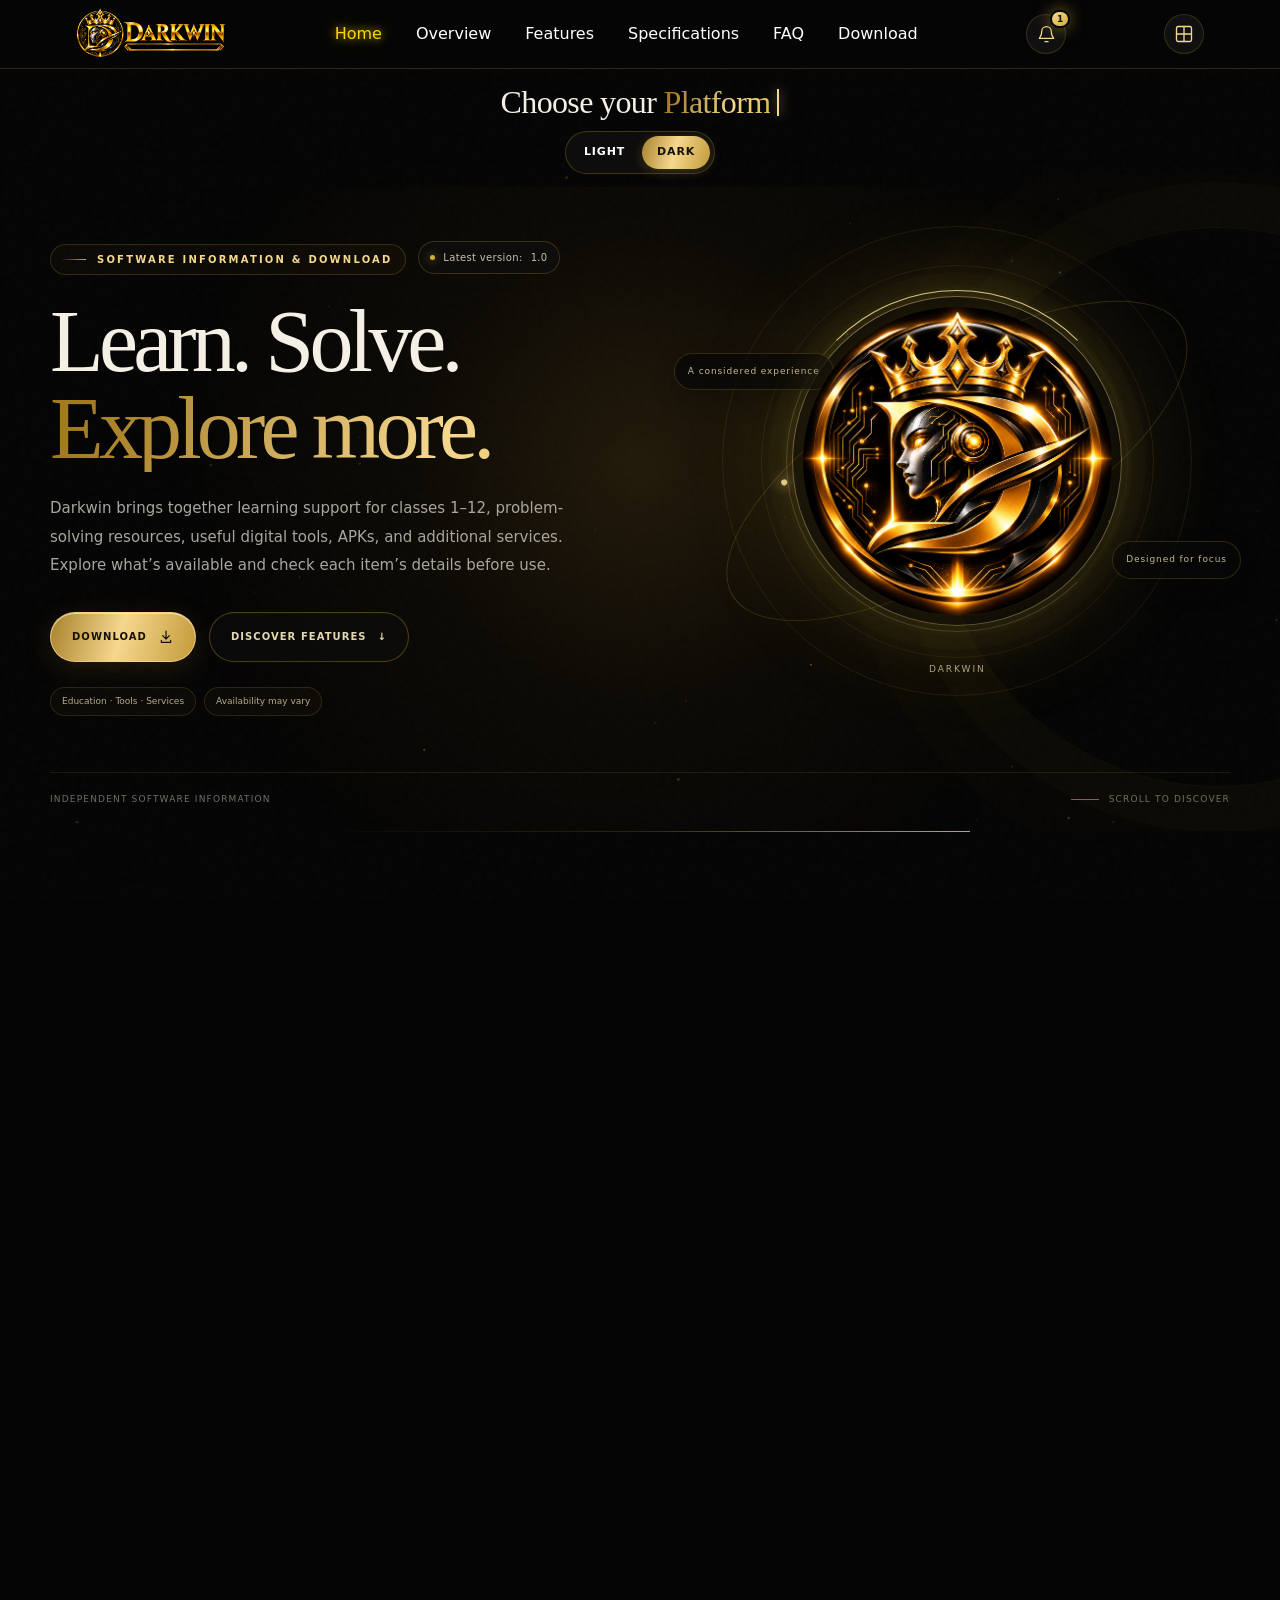
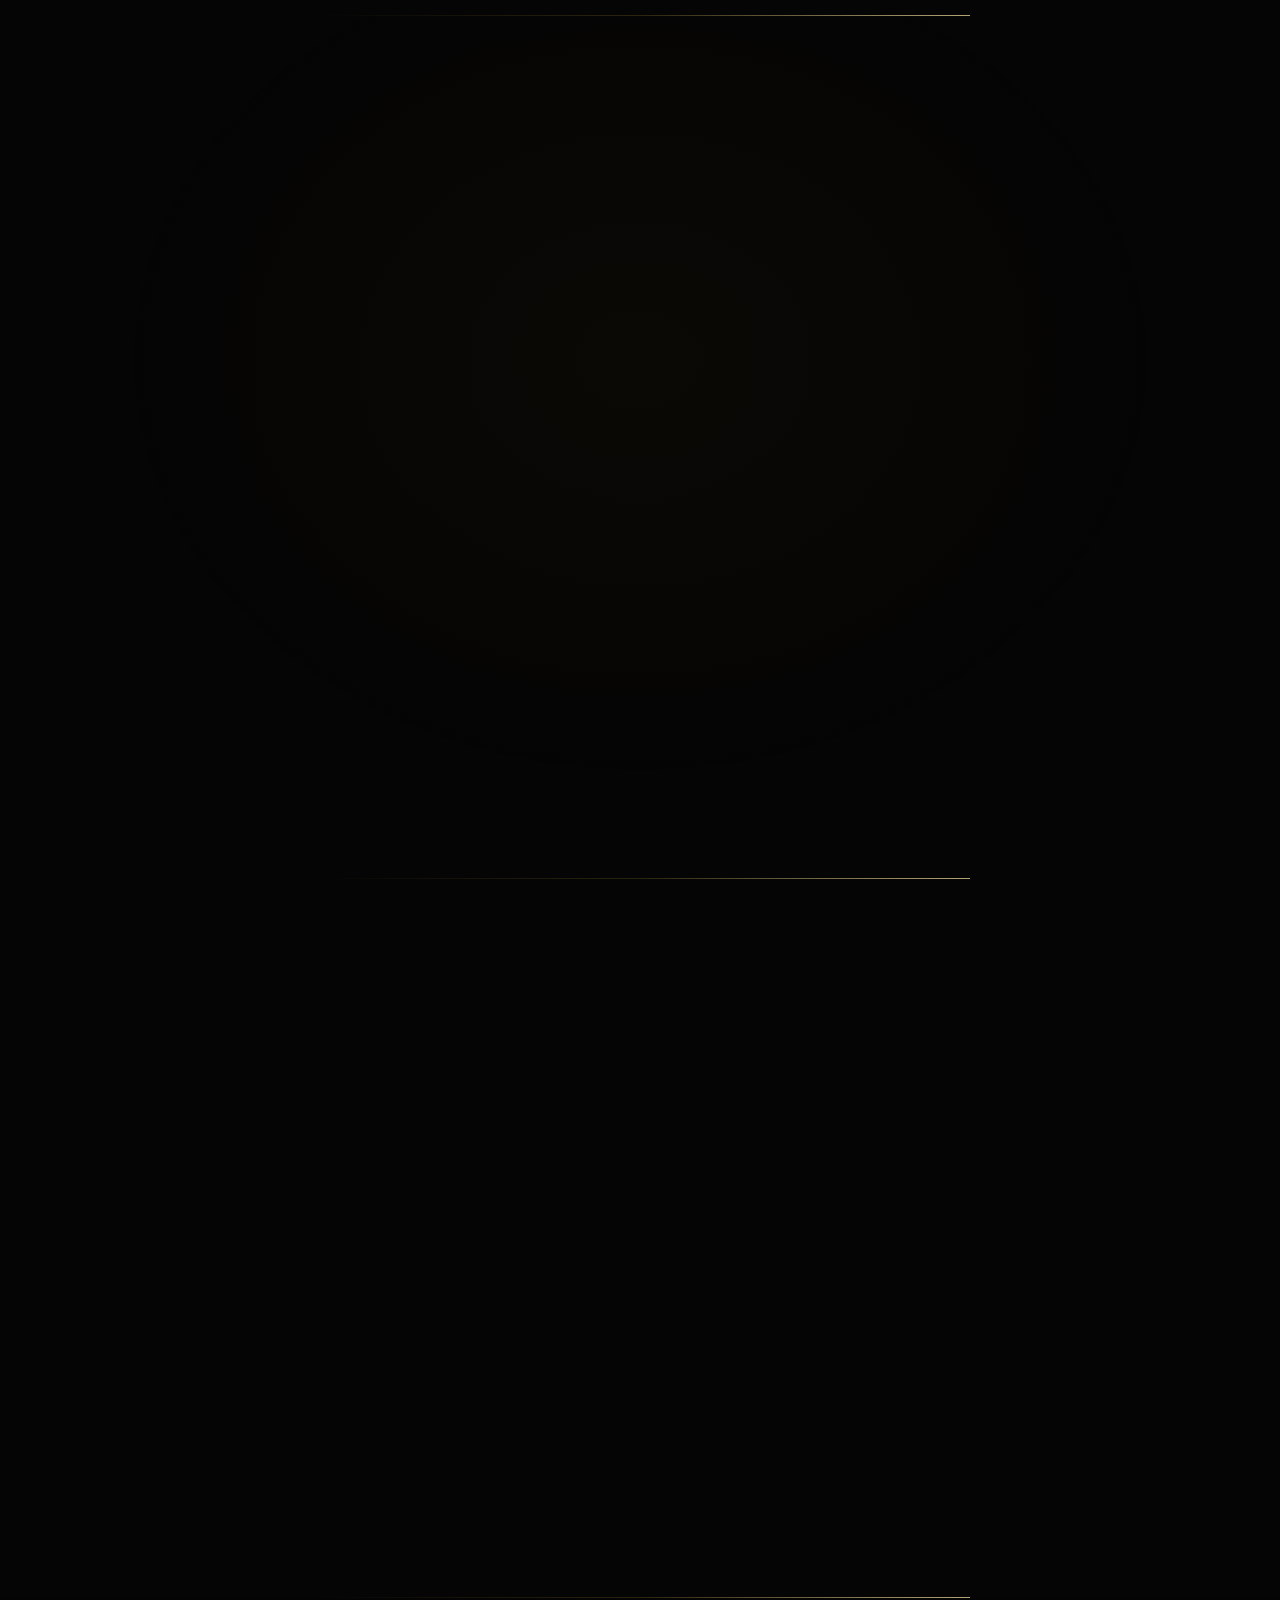
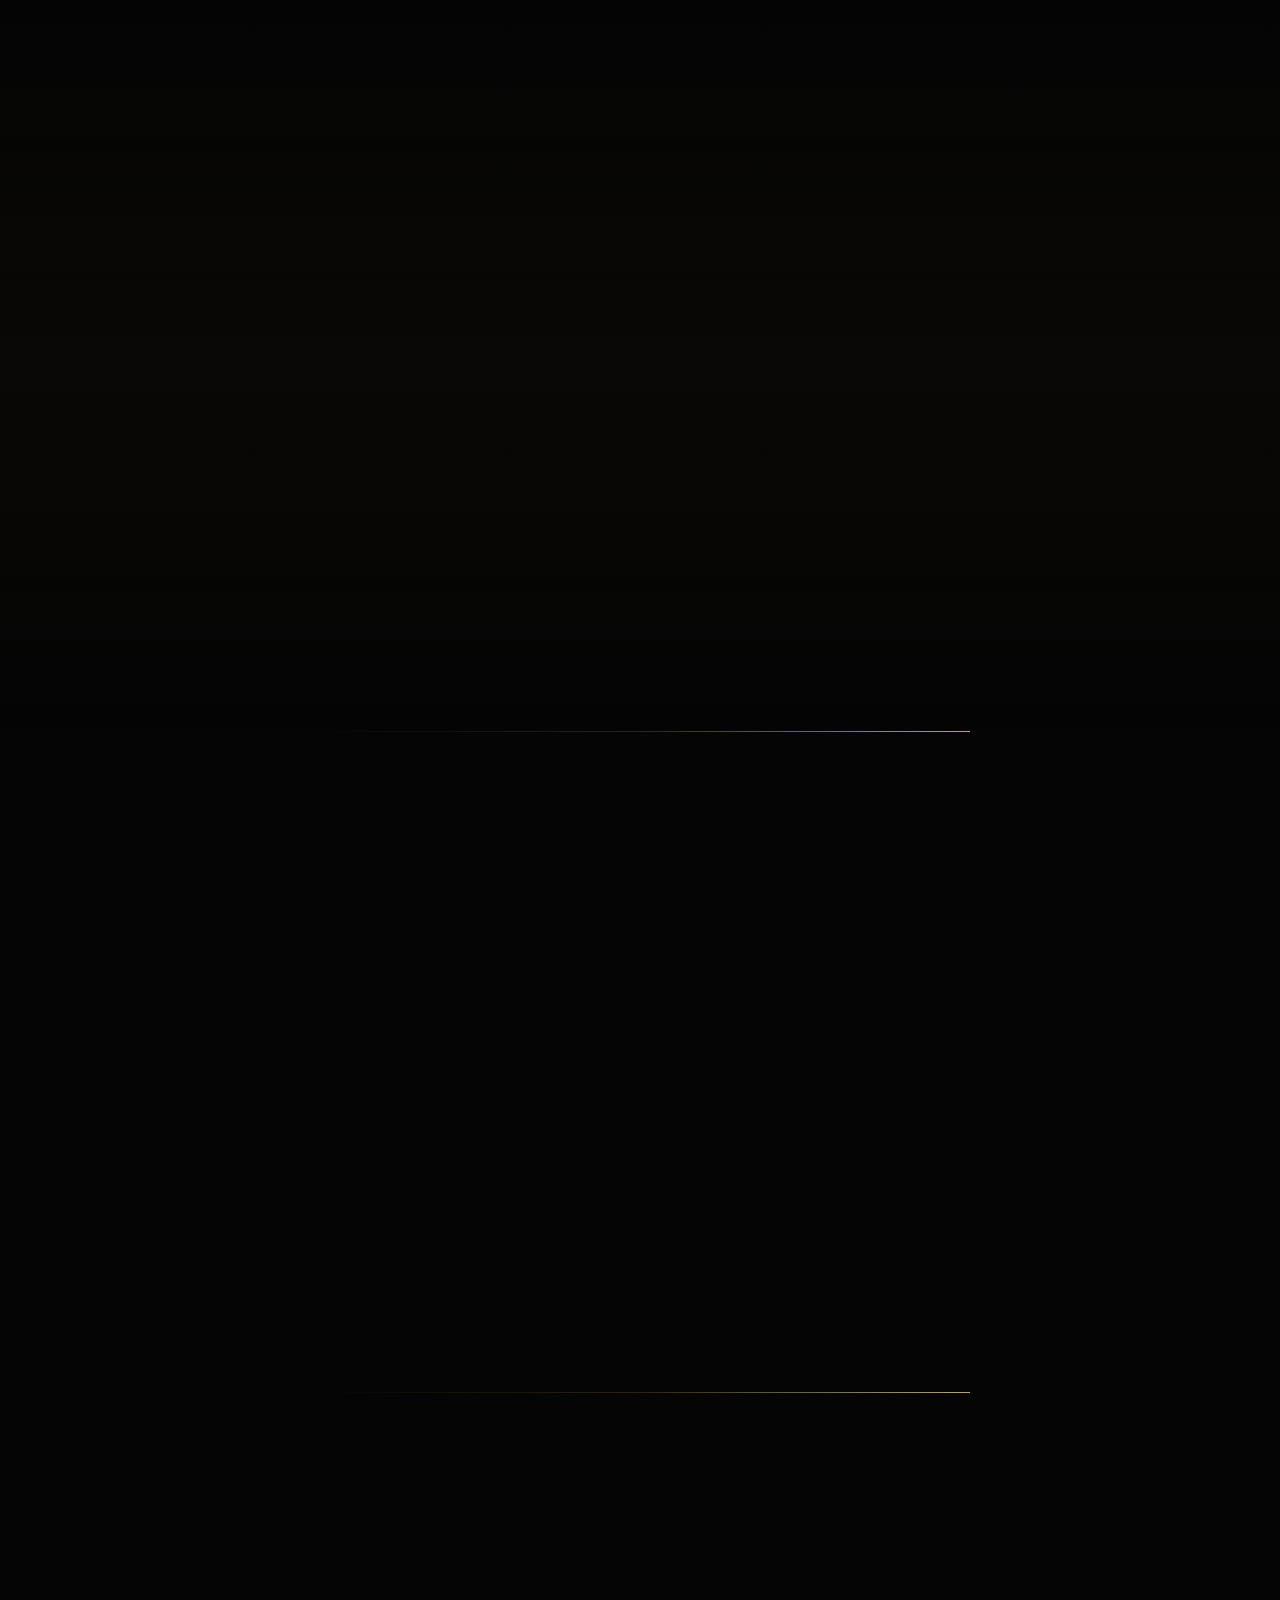
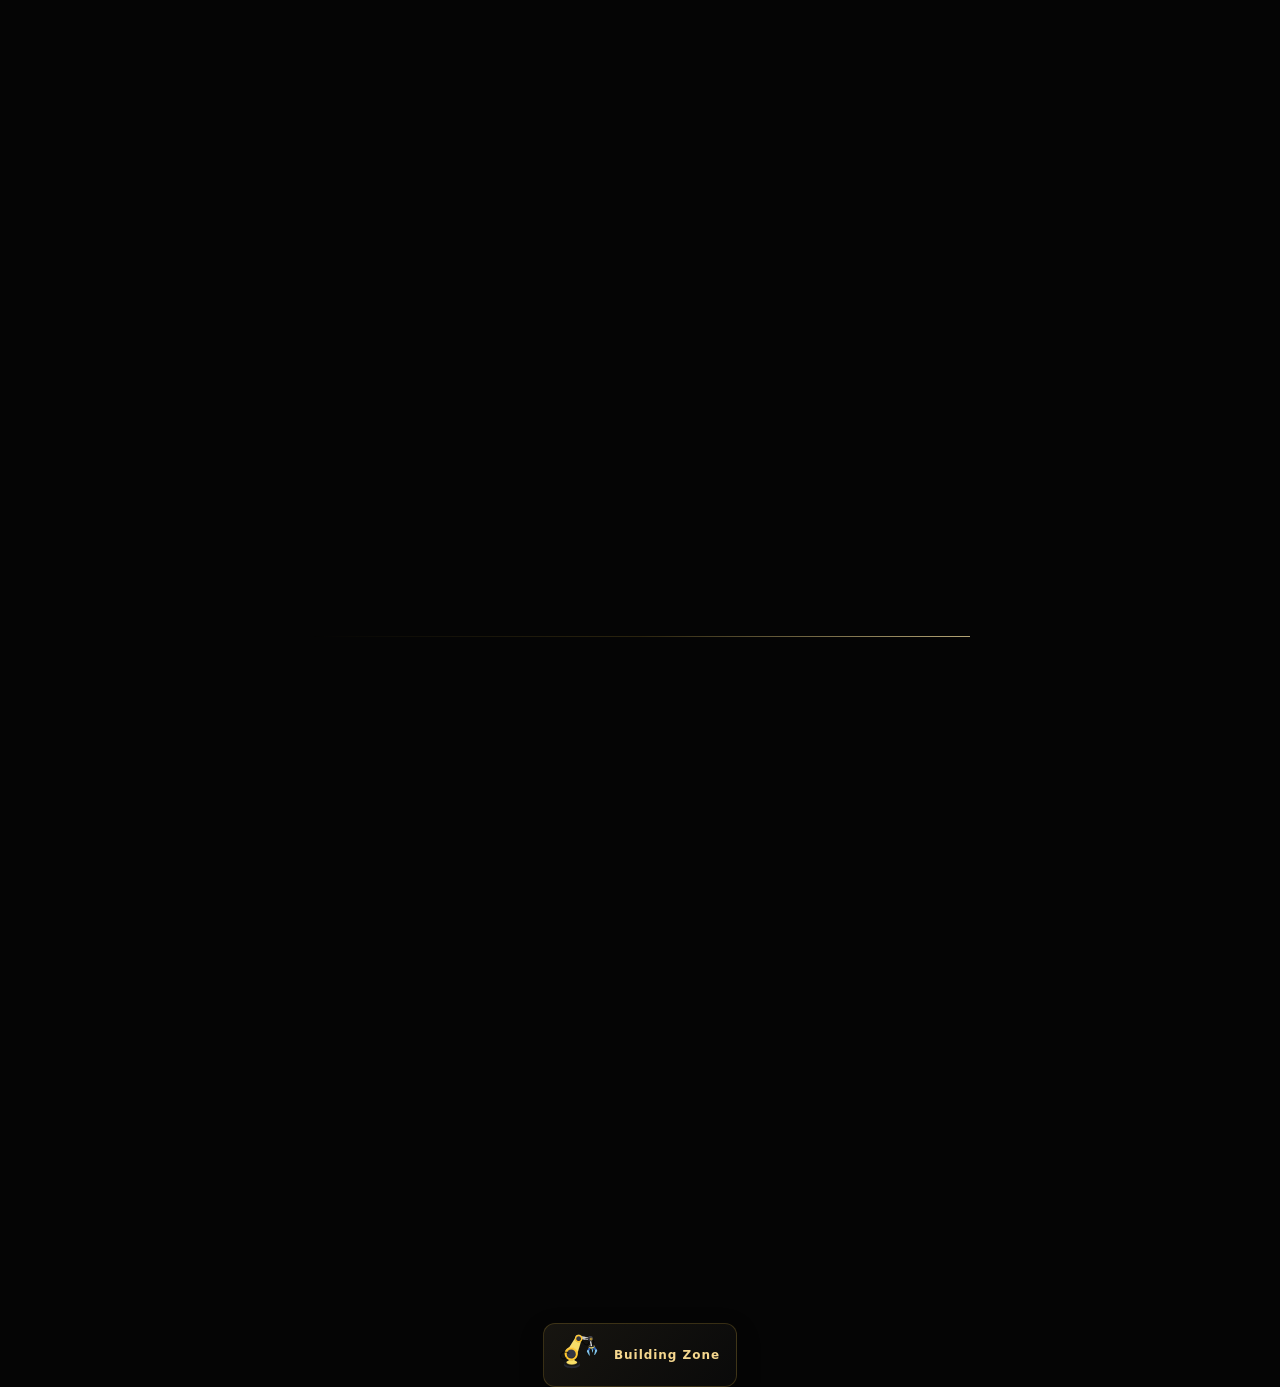
<file: index.html>
<!doctype html>
<html lang="en">
<head>
  <meta charset="utf-8">
  <meta name="viewport" content="width=device-width, initial-scale=1">
  <meta name="theme-color" content="#070707">
  <meta http-equiv="Content-Security-Policy" content="default-src 'none'; base-uri 'none'; object-src 'none'; script-src 'sha256-FkbzZCI5IgOXxMDXvBowj+sBqsso4tab7WQmKuNGEE4='; style-src 'sha256-5BR54zQoFlkhcav7oBI3Qrj60SU19hLLesFOJRKSD+I='; img-src 'self' data:; media-src 'self'; font-src 'self'; connect-src 'self'; form-action 'none'; frame-src 'none'; worker-src 'none'; manifest-src 'none'; upgrade-insecure-requests">
  <meta name="referrer" content="strict-origin-when-cross-origin">
  <meta name="description" content="Discover Darkwin: learning support for classes 1–12, problem-solving resources, digital tools, APKs, and additional services.">
  <meta property="og:type" content="website">
  <meta property="og:title" content="Darkwin — Learning, Tools &amp; Services">
  <meta property="og:description" content="Explore Darkwin's learning support, problem-solving resources, digital tools, APKs, and additional services.">
  <meta property="og:site_name" content="Darkwin">
  <link rel="icon" type="image/png" href="titlebar.svg">
  <title>Darkwin — Learning, Tools &amp; Services</title>
  <style>
    :root {
      color-scheme: dark;
      --black: #050505;
      --black-2: #080808;
      --surface: #101010;
      --surface-2: #151515;
      --gold: #d4af37;
      --gold-bright: #ffd700;
      --champagne: #f5d78e;
      --gold-dark: #8c6b19;
      --gold-light: #ffe9a6;
      --muted: #aaa69c;
      --text: #f4f0e5;
      --line: rgba(212, 175, 55, .19);
      --content: 1180px;
      --ease: cubic-bezier(.2, .75, .25, 1);
      --gold-glow: 0 0 28px rgba(212, 175, 55, .16);
    }

    *, *::before, *::after { box-sizing: border-box; }
    html {
      min-height: 100%;
      scroll-behavior: smooth;
      scroll-padding-top: 92px;
    }
    body {
      position: relative;
      min-height: 100vh;
      min-height: 100dvh;
      margin: 0;
      overflow-x: hidden;
      color: var(--text);
      background: var(--black);
      font: 400 15px/1.7 Inter, ui-sans-serif, system-ui, -apple-system, BlinkMacSystemFont, "Segoe UI", sans-serif;
      -webkit-font-smoothing: antialiased;
      isolation: isolate;
    }
    
    #page-background {
      display: block;
      position: fixed;
      z-index: 0;
      inset: 0;
      width: 100vw;
      height: 100%;
      height: 100vh;
      height: 100dvh;
      object-fit: cover;
      object-position: center center;
      pointer-events: none;
    }
    
    body::before {
      position: fixed;
      z-index: 1;
      inset: 0;
      pointer-events: none;
      content: "";
      opacity: .14;
      background-image: linear-gradient(rgba(212,175,55,.035) 1px, transparent 1px), linear-gradient(90deg, rgba(212,175,55,.035) 1px, transparent 1px);
      background-size: 80px 80px;
      mask-image: linear-gradient(to bottom, black, transparent 82%);
    }
    body::after {
      position: fixed;
      z-index: 1;
      inset: 0;
      pointer-events: none;
      content: "";
      opacity: .12;
      background-image: url("data:image/svg+xml,%3Csvg viewBox='0 0 180 180' xmlns='http://www.w3.org/2000/svg'%3E%3Cfilter id='n'%3E%3CfeTurbulence type='fractalNoise' baseFrequency='.9' numOctaves='3' stitchTiles='stitch'/%3E%3C/filter%3E%3Crect width='100%25' height='100%25' filter='url(%23n)' opacity='.15'/%3E%3C/svg%3E");
    }
    main, footer { position: relative; z-index: 2; }
    a { color: inherit; text-decoration: none; }
    button { font: inherit; }
    button, a { -webkit-tap-highlight-color: transparent; }
    button:disabled { cursor: progress; opacity: .78; }
    button:focus-visible, a:focus-visible, summary:focus-visible {
      outline: 2px solid var(--gold-light);
      outline-offset: 4px;
    }
    ::selection { color: #0a0803; background: var(--champagne); }
    .wrap { width: min(var(--content), calc(100% - 48px)); margin-inline: auto; }
    .eyebrow {
      display: inline-flex;
      align-items: center;
      gap: 11px;
      padding: 6px 12px 6px 10px;
      border: 1px solid rgba(212,175,55,.2);
      border-radius: 999px;
      color: var(--champagne);
      background: rgba(212,175,55,.035);
      font-size: 10px;
      font-weight: 700;
      letter-spacing: .22em;
      text-transform: uppercase;
    }
    .eyebrow::before { width: 25px; height: 1px; content: ""; background: linear-gradient(90deg, transparent, var(--gold)); }
    .gold-text {
      color: transparent;
      background: linear-gradient(105deg, #a27a20 3%, #f5d78e 34%, #d4af37 58%, #fff0b5 76%, #a47c23 100%);
      background-size: 200% 100%;
      background-clip: text;
      -webkit-background-clip: text;
      animation: gold-sheen 9s ease-in-out infinite;
    }
    .section { position: relative; padding: 88px 0; }
    .section::before {
      position: absolute;
      top: 0;
      left: 50%;
      width: min(660px, 70vw);
      height: 1px;
      content: "";
      transform: translateX(-50%);
      background: linear-gradient(90deg, transparent, rgba(212,175,55,.18), rgba(255,233,166,.7), rgba(212,175,55,.18), transparent);
      background-size: 200% 100%;
      animation: divider-glint 8s linear infinite;
    }
    .section-heading { max-width: 820px; margin: 0 0 52px; text-align: left; }
    .section-heading .eyebrow { justify-content: flex-start; }
    .section-heading h2 {
      max-width: 760px;
      margin: 17px 0 13px;
      font: 500 clamp(34px, 4.4vw, 54px)/1.06 Georgia, "Times New Roman", serif;
      letter-spacing: -.035em;
    }
    .section-heading p { max-width: 620px; margin: 0; color: var(--muted); font-size: 14px; }
    .topbar {
      position: relative;
      z-index: 20;
      width: 100%;
      border: 0;
      border-bottom: 1px solid rgba(212,175,55,.2);
      border-radius: 0;
      background: rgba(6,6,6,.94);
      box-shadow: none;
    }
    .nav-inner { display: flex; height: 68px; align-items: center; justify-content: space-between; padding: 0 26px; }
    .brand { display: inline-flex; align-items: center; min-width: max-content; }
    .brand-logo { display: block; width: 150px; height: auto; padding: 0; border: 0; border-radius: 0; background: transparent; box-shadow: none; object-fit: contain; filter: none; transition: filter .3s ease; }
    .brand:hover .brand-logo { border: 0; box-shadow: none; filter: none; }
    .nav-links { display: flex; align-items: center; gap: 12px; }
    .nav-links a {
      padding: 9px 11px;
      border-radius: 0;
      color: #fff;
      font-size: 16px;
      transition: color .2s ease, text-shadow .2s ease;
    }
    .nav-links a::after { display: none; }
    .nav-links a:hover, .nav-links a.active, .nav-links a:active, .nav-links a:focus-visible {
      color: var(--gold-bright);
      background: none;
      text-shadow: 0 0 8px rgba(255,215,0,.75), 0 0 18px rgba(255,215,0,.4);
    }
    .nav-download {
      padding: 9px 11px !important;
      border: 0;
      border-radius: 0;
      color: #fff !important;
      font-size: 16px !important;
      letter-spacing: 0;
      text-transform: none;
      transition: color .2s ease, text-shadow .2s ease !important;
    }
    .nav-download::after { display: none; }
    .nav-download:hover, .nav-download.active, .nav-download:active, .nav-download:focus-visible {
      color: var(--gold-bright) !important;
      background: none;
      box-shadow: none;
      text-shadow: 0 0 8px rgba(255,215,0,.75), 0 0 18px rgba(255,215,0,.4);
    }
    .top-typewriter { margin: 0; padding: 14px 12px 0; color: var(--text); font: 500 clamp(22px, 2.7vw, 32px)/1.2 Georgia, "Times New Roman", serif; letter-spacing: -.02em; text-align: center; }
    .theme-switch-wrap { display: flex; justify-content: center; padding-top: 10px; }
    .theme-switch { display: inline-flex; gap: 3px; padding: 4px; border: 1px solid rgba(212,175,55,.25); border-radius: 999px; background: rgba(15,15,15,.9); }
    .theme-switch button { min-width: 68px; padding: 7px 14px; border: 0; border-radius: 999px; color: #fff; background: transparent; font-size: 11px; font-weight: 700; letter-spacing: .08em; cursor: pointer; transition: color .2s ease, background .2s ease, box-shadow .2s ease; }
    .theme-switch button[aria-pressed="true"] { color: #171107; background: linear-gradient(105deg, #a8822c, #f5d78e 48%, #c39a38); box-shadow: 0 3px 12px rgba(212,175,55,.24); }
    .menu-toggle {
      display: none;
      width: 40px;
      height: 40px;
      border: 1px solid var(--line);
      border-radius: 50%;
      color: var(--champagne);
      background: #101010;
      cursor: pointer;
    }
    .profile-menu { position: relative; flex: 0 0 auto; }
    .profile-toggle {
      display: grid;
      width: 40px;
      height: 40px;
      place-items: center;
      border: 1px solid var(--line);
      border-radius: 50%;
      color: var(--champagne);
      background: #101010;
      cursor: pointer;
      transition: border-color .2s ease, background .2s ease, box-shadow .2s ease;
    }
    .profile-toggle:hover, .profile-toggle[aria-expanded="true"] { border-color: rgba(245,215,142,.65); background: rgba(212,175,55,.1); box-shadow: 0 0 20px rgba(212,175,55,.15); }
    .profile-toggle svg { width: 20px; height: 20px; fill: none; stroke: currentColor; stroke-width: 1.6; stroke-linecap: round; stroke-linejoin: round; }
    .profile-dropdown {
      position: absolute;
      z-index: 30;
      top: calc(100% + 10px);
      right: 0;
      display: none;
      width: 200px;
      padding: 8px;
      border: 1px solid rgba(212,175,55,.24);
      border-radius: 12px;
      background: rgba(10,10,10,.98);
      box-shadow: 0 16px 35px rgba(0,0,0,.42);
    }
    .profile-dropdown.open { display: block; }
    .profile-item { display: flex; min-height: 46px; align-items: center; gap: 11px; padding: 8px 10px; border: 1px solid transparent; border-radius: 8px; color: var(--text); font-size: 13px; font-weight: 600; text-decoration: none; transition: background .2s ease, border-color .2s ease, color .2s ease; }
    .profile-item:hover, .profile-item:focus-visible { border-color: rgba(212,175,55,.18); color: var(--champagne); background: rgba(212,175,55,.08); }
    .profile-item-icon { display: grid; width: 30px; height: 30px; flex: 0 0 30px; place-items: center; border: 1px solid rgba(212,175,55,.22); border-radius: 50%; color: var(--champagne); background: rgba(212,175,55,.06); }
    .profile-item-icon svg { width: 15px; height: 15px; fill: none; stroke: currentColor; stroke-width: 1.5; stroke-linecap: round; stroke-linejoin: round; }

    .hero {
      position: relative;
      display: grid;
      min-height: 620px;
      overflow: hidden;
      align-items: center;
      padding: 32px 0 24px;
      isolation: isolate;
    }
    .hero::before, .hero::after {
      position: absolute;
      z-index: -1;
      pointer-events: none;
      content: "";
    }
    .hero::before {
      top: 2%;
      left: 50%;
      width: min(1000px, 100vw);
      height: 800px;
      transform: translateX(-50%);
      background: radial-gradient(ellipse at 50% 35%, rgba(180,130,35,.17), rgba(130,89,20,.065) 32%, transparent 68%);
      animation: ambient 9s ease-in-out infinite alternate;
    }
    .hero::after {
      top: 8%;
      right: -17%;
      width: 560px;
      height: 560px;
      border: 1px solid rgba(212,175,55,.065);
      border-radius: 50%;
      box-shadow: 0 0 0 45px rgba(212,175,55,.018), 0 0 0 95px rgba(212,175,55,.012);
    }
    .hero-layout { display: grid; grid-template-columns: minmax(0, 1.04fr) minmax(330px, .96fr); align-items: center; gap: 44px; }
    .hero-copy { position: relative; z-index: 2; padding-top: 13px; }
    .hero-copy .eyebrow { animation: rise .75s .04s both; }
    .version-pill, .platform-pill {
      display: inline-flex;
      align-items: center;
      gap: 8px;
      padding: 7px 11px;
      border: 1px solid rgba(212,175,55,.22);
      border-radius: 99px;
      color: #c8c0aa;
      background: rgba(16,16,16,.68);
      font-size: 10px;
      letter-spacing: .035em;
    }
    .version-pill { margin: 22px 0 0 8px; animation: rise .75s .15s both; }
    .version-pill i, .platform-pill i { width: 5px; height: 5px; border-radius: 50%; background: var(--gold); box-shadow: 0 0 10px rgba(212,175,55,.8); }
    .hero h1 {
      max-width: 690px;
      margin: 23px 0 22px;
      font: 500 clamp(54px, 7.1vw, 88px)/.99 Georgia, "Times New Roman", serif;
      letter-spacing: -.055em;
      animation: rise .85s .23s both;
    }
    .hero h1 span { display: block; }
    .hero-copy > p {
      max-width: 530px;
      margin: 0;
      color: #a9a69d;
      font-size: 15px;
      line-height: 1.9;
      animation: rise .85s .33s both;
    }
    .hero-actions { display: flex; flex-wrap: wrap; align-items: center; gap: 13px; margin-top: 32px; animation: rise .85s .42s both; }
    .button {
      position: relative;
      display: inline-flex;
      min-height: 50px;
      overflow: hidden;
      align-items: center;
      justify-content: center;
      gap: 11px;
      padding: 0 21px;
      border: 1px solid rgba(245,215,142,.72);
      border-radius: 999px;
      color: #171107;
      background: linear-gradient(105deg, #a8822c, #f5d78e 48%, #c39a38);
      box-shadow: 0 7px 28px rgba(164,123,31,.18), inset 0 1px rgba(255,255,255,.55);
      font-size: 10px;
      font-weight: 800;
      letter-spacing: .105em;
      text-transform: uppercase;
      cursor: pointer;
      transition: transform .3s var(--ease), box-shadow .3s ease, filter .3s ease;
      isolation: isolate;
    }
    .hero-actions .button:not(.button-secondary) { animation: button-glow 3.8s ease-in-out infinite; }
    .button::before {
      position: absolute;
      z-index: -1;
      top: -60%;
      left: -60%;
      width: 43%;
      height: 220%;
      content: "";
      transform: rotate(25deg);
      background: linear-gradient(90deg, transparent, rgba(255,255,255,.55), transparent);
      transition: left .65s var(--ease);
    }
    .button:hover { transform: translateY(-2px); filter: saturate(1.12); box-shadow: 0 10px 34px rgba(212,175,55,.3), 0 0 26px rgba(212,175,55,.16); }
    .button:hover::before { left: 125%; }
    .button:active { transform: translateY(0) scale(.99); }
    .download-button-icon { display: grid; width: 16px; height: 16px; place-items: center; font-style: normal; }
    .download-button-icon { transition: transform .3s var(--ease); }
    .download-button-icon svg { width: 16px; height: 16px; fill: none; stroke: currentColor; stroke-width: 1.8; stroke-linecap: round; stroke-linejoin: round; }
    .button:hover .download-button-icon { transform: translateY(2px); }
    .button-secondary {
      border-color: rgba(212,175,55,.32);
      color: #e4d7b1;
      background: rgba(14,14,14,.62);
      box-shadow: inset 0 1px rgba(255,255,255,.025);
      font-weight: 600;
    }
    .button-secondary:hover { border-color: rgba(245,215,142,.7); background: rgba(212,175,55,.07); box-shadow: 0 0 23px rgba(212,175,55,.12); }
    .hero-meta { display: flex; flex-wrap: wrap; align-items: center; gap: 8px; margin-top: 25px; color: #b6aa89; font-size: 9px; animation: rise .85s .51s both; }
    .hero-meta span { padding: 6px 11px; border: 1px solid rgba(212,175,55,.16); border-radius: 999px; background: rgba(212,175,55,.035); }
    .hero-art { position: relative; display: grid; min-height: 470px; place-items: center; animation: rise 1s .25s both; }
    .orbital { position: absolute; width: min(100%, 470px); aspect-ratio: 1; border: 1px solid rgba(212,175,55,.11); border-radius: 50%; }
    .orbital::before, .orbital::after { position: absolute; border: 1px solid rgba(212,175,55,.1); border-radius: 50%; content: ""; }
    .orbital::before { inset: 8%; }
    .orbital::after { inset: 17%; border-color: rgba(212,175,55,.075); }
    .orbit-line {
      position: absolute;
      top: 50%;
      left: 50%;
      width: 112%;
      height: 43%;
      border: 1px solid rgba(212,175,55,.2);
      border-radius: 50%;
      transform: translate(-50%, -50%) rotate(-31deg);
      animation: orbit 26s linear infinite;
    }
    .orbit-line::after {
      position: absolute;
      top: 13%;
      left: 19%;
      width: 6px;
      height: 6px;
      border-radius: 50%;
      content: "";
      background: var(--gold-light);
      box-shadow: 0 0 11px 3px rgba(245,215,142,.4);
    }
    .logo-stage {
      position: relative;
      display: grid;
      width: min(330px, 62vw);
      aspect-ratio: 1;
      place-items: center;
      border: 1px solid rgba(245,215,142,.48);
      border-radius: 50%;
      background: radial-gradient(circle, rgba(212,175,55,.12), rgba(8,8,8,.28) 58%, transparent 70%);
      box-shadow: 0 0 0 10px rgba(212,175,55,.025), 0 0 0 24px rgba(212,175,55,.018), 0 0 110px rgba(212,175,55,.24);
      animation: logo-breathe 5.5s ease-in-out infinite;
    }
    .logo-stage::before, .logo-stage::after { position: absolute; border-radius: 50%; content: ""; pointer-events: none; }
    .logo-stage::before { inset: -7px; border: 1px solid rgba(245,215,142,.22); border-top-color: rgba(255,233,166,.86); border-right-color: rgba(212,175,55,.08); animation: halo-rotate 18s linear infinite; }
    .logo-stage::after { inset: 12px; border: 1px solid rgba(212,175,55,.12); box-shadow: inset 0 0 28px rgba(212,175,55,.06); }
    .logo-image {
      position: relative;
      z-index: 2;
      width: 94%;
      height: 94%;
      object-fit: contain;
      border-radius: 50%;
      filter: drop-shadow(0 14px 24px rgba(0,0,0,.5)) drop-shadow(0 0 18px rgba(212,175,55,.18));
      transition: transform .55s var(--ease), filter .55s ease;
    }
    .logo-stage:hover .logo-image { transform: scale(1.035); filter: drop-shadow(0 18px 28px rgba(0,0,0,.58)) drop-shadow(0 0 26px rgba(245,215,142,.28)); }
    .logo-caption { position: absolute; bottom: -52px; color: #b5a982; font-size: 9px; letter-spacing: .22em; text-transform: uppercase; white-space: nowrap; }
    .floating-label {
      position: absolute;
      z-index: 2;
      padding: 10px 13px;
      border: 1px solid rgba(212,175,55,.2);
      border-radius: 999px;
      color: #c3b994;
      background: rgba(8,8,8,.74);
      box-shadow: 0 10px 25px rgba(0,0,0,.2);
      font-size: 9px;
      letter-spacing: .1em;
      backdrop-filter: blur(10px);
    }
    .floating-label.left { top: 27%; left: -2%; }
    .floating-label.right { right: -2%; bottom: 25%; }
    .hero-bottom {
      display: flex;
      align-items: center;
      justify-content: space-between;
      margin-top: 56px;
      padding-top: 19px;
      border-top: 1px solid rgba(212,175,55,.12);
      color: #736f65;
      font-size: 9px;
      letter-spacing: .13em;
      text-transform: uppercase;
    }
    .scroll-cue { display: inline-flex; align-items: center; gap: 10px; }
    .scroll-cue::before { width: 28px; height: 1px; content: ""; background: var(--gold-dark); }

    .overview-grid { display: grid; grid-template-columns: 1.07fr .93fr; gap: 24px; }
    .surface-card {
      position: relative;
      overflow: hidden;
      border: 1px solid rgba(212,175,55,.15);
      border-radius: 18px;
      background:
        radial-gradient(240px circle at var(--pointer-x, 50%) var(--pointer-y, 0%), rgba(212,175,55,.085), transparent 72%),
        linear-gradient(145deg, rgba(20,20,20,.93), rgba(11,11,11,.94));
      box-shadow: 0 20px 55px rgba(0,0,0,.19), inset 0 1px rgba(255,255,255,.018);
      transition: transform .45s var(--ease), border-color .35s ease, box-shadow .35s ease;
    }
    .surface-card::before {
      position: absolute;
      top: 0;
      left: 12%;
      width: 55%;
      height: 1px;
      content: "";
      opacity: .6;
      background: linear-gradient(90deg, transparent, var(--champagne), transparent);
    }
    .surface-card:hover { transform: translateY(-7px); border-color: rgba(245,215,142,.48); box-shadow: 0 22px 58px rgba(0,0,0,.3), 0 0 38px rgba(212,175,55,.1); }
    .overview-main { min-height: 300px; padding: 35px; }
    .card-index { color: var(--gold); font-size: 10px; font-weight: 700; letter-spacing: .17em; }
    .overview-main h3, .overview-mini h3 { margin: 18px 0 12px; font: 500 27px/1.25 Georgia, serif; }
    .overview-main p, .overview-mini p { margin: 0; color: var(--muted); font-size: 13px; line-height: 1.9; }
    .overview-mini-grid { display: grid; grid-template-columns: 1fr 1fr; gap: 15px; }
    .overview-mini { min-height: 142px; padding: 21px; }
    .overview-mini h3 { margin: 12px 0 6px; font-size: 18px; }
    .overview-mini p { font-size: 11px; line-height: 1.75; }
    .mini-icon { color: var(--champagne); font-size: 18px; line-height: 1; }

    .features { background: radial-gradient(ellipse at 50% 40%, rgba(125,88,23,.055), transparent 58%); }
    .feature-grid { display: grid; grid-template-columns: repeat(3, 1fr); gap: 16px; }
    .feature-card { min-height: 226px; padding: 25px; }
    .feature-icon {
      display: grid;
      width: 42px;
      height: 42px;
      place-items: center;
      border: 1px solid rgba(212,175,55,.28);
      border-radius: 50%;
      color: var(--champagne);
      background: radial-gradient(circle at 30% 20%, rgba(212,175,55,.17), rgba(212,175,55,.025));
      box-shadow: 0 0 22px rgba(212,175,55,.08);
    }
    .feature-icon svg { width: 19px; height: 19px; fill: none; stroke: currentColor; stroke-width: 1.35; stroke-linecap: round; stroke-linejoin: round; }
    .feature-card h3 { margin: 22px 0 8px; font: 500 19px Georgia, serif; }
    .feature-card p { margin: 0; color: var(--muted); font-size: 12px; line-height: 1.8; }
    .feature-icon { transition: transform .4s var(--ease), box-shadow .35s ease; }
    .feature-card:hover .feature-icon { transform: rotate(-7deg) scale(1.08); box-shadow: 0 0 29px rgba(212,175,55,.2); }

    .spec-layout { display: grid; grid-template-columns: .7fr 1.3fr; gap: 25px; }
    .spec-intro { padding: 34px; }
    .spec-intro .eyebrow { font-size: 9px; }
    .spec-intro h3 { margin: 18px 0 13px; font: 500 29px/1.2 Georgia, serif; }
    .spec-intro p { margin: 0; color: var(--muted); font-size: 12px; }
    .spec-grid { display: grid; grid-template-columns: repeat(3,1fr); gap: 12px; }
    .spec-item { min-height: 108px; padding: 20px; }
    .spec-item span { display: block; color: #888276; font-size: 9px; letter-spacing: .11em; text-transform: uppercase; }
    .spec-item strong { display: block; overflow-wrap: anywhere; margin-top: 11px; color: #e8dfc7; font-size: 12px; font-weight: 500; }

    .requirements { background: linear-gradient(180deg, transparent, rgba(13,11,7,.54), transparent); }
    .requirements-grid { display: grid; grid-template-columns: 1fr 1fr; gap: 19px; }
    .requirement-panel { padding: 28px; }
    .requirement-heading { display: flex; align-items: center; justify-content: space-between; padding-bottom: 20px; border-bottom: 1px solid rgba(212,175,55,.16); }
    .requirement-heading h3 { margin: 0; font: 500 23px Georgia, serif; }
    .requirement-heading span { color: var(--gold); font-size: 9px; letter-spacing: .13em; text-transform: uppercase; }
    .requirement-list { display: grid; gap: 0; margin: 7px 0 0; padding: 0; list-style: none; }
    .requirement-list li { display: flex; justify-content: space-between; gap: 20px; padding: 13px 0; border-bottom: 1px solid rgba(255,255,255,.045); color: #928e83; font-size: 11px; }
    .requirement-list li:last-child { border-bottom: 0; }
    .requirement-list strong { color: #ddd4bd; font-weight: 500; text-align: right; }
    .recommended { border-color: rgba(212,175,55,.29); background: linear-gradient(145deg, rgba(35,28,14,.57), rgba(12,12,11,.94) 62%); }

    .gallery-grid { display: grid; grid-template-columns: 1.35fr 1fr 1fr; gap: 15px; }
    .preview {
      position: relative;
      display: grid;
      min-height: 220px;
      overflow: hidden;
      place-items: center;
      border: 1px solid rgba(212,175,55,.2);
      border-radius: 18px;
      background:
        radial-gradient(240px circle at var(--pointer-x, 50%) var(--pointer-y, 48%), rgba(212,175,55,.15), transparent 72%),
        linear-gradient(145deg, #171717, #080808);
      box-shadow: inset 0 0 35px rgba(0,0,0,.55);
      transition: transform .35s var(--ease), border-color .35s ease;
    }
    .preview:first-child { min-height: 260px; }
    .preview:hover { transform: translateY(-4px); border-color: rgba(245,215,142,.58); }
    .preview::before, .preview::after { position: absolute; content: ""; pointer-events: none; }
    .preview::before { inset: 12px; border: 1px solid rgba(212,175,55,.1); border-radius: 6px; }
    .preview::after { top: 0; left: -100%; width: 60%; height: 100%; transform: skewX(-20deg); background: linear-gradient(90deg, transparent, rgba(245,215,142,.07), transparent); transition: left .8s var(--ease); }
    .preview:hover::after { left: 140%; }
    .preview-art { width: 70%; }
    .mock-window { overflow: hidden; border: 1px solid rgba(212,175,55,.3); border-radius: 7px; background: #0c0c0c; box-shadow: 0 14px 35px rgba(0,0,0,.55); }
    .mock-top { display: flex; height: 17px; align-items: center; gap: 4px; padding-left: 8px; border-bottom: 1px solid rgba(212,175,55,.12); background: #141414; }
    .mock-top i { width: 4px; height: 4px; border-radius: 50%; background: #8c6b19; }
    .mock-content { display: grid; min-height: 92px; grid-template-columns: 27% 1fr; gap: 8px; padding: 10px; }
    .mock-sidebar { border-radius: 3px; background: linear-gradient(#241c0d 0 15%, #171717 15% 23%, #121212 23% 32%, #171717 32% 40%, #111 40%); }
    .mock-main { display: grid; grid-template-rows: 1fr 30%; gap: 6px; }
    .mock-hero { position: relative; overflow: hidden; border: 1px solid rgba(212,175,55,.16); border-radius: 3px; background: radial-gradient(ellipse at 70% 45%, rgba(212,175,55,.24), transparent 50%), #15130f; }
    .mock-hero::after { position: absolute; top: 35%; left: 12%; width: 31%; height: 4px; content: ""; background: #d0aa4b; box-shadow: 0 9px 0 rgba(245,215,142,.23), 0 18px 0 rgba(245,215,142,.12); }
    .mock-cards { display: grid; grid-template-columns: repeat(3, 1fr); gap: 5px; }
    .mock-cards i { border: 1px solid rgba(212,175,55,.1); border-radius: 2px; background: linear-gradient(145deg, #1a1916, #101010); }
    .preview-caption { position: absolute; right: 17px; bottom: 14px; left: 17px; color: #a9a18d; font-size: 9px; letter-spacing: .13em; text-transform: uppercase; }
    .preview-placeholder { color: #9c8b60; font: 500 clamp(14px, 1.5vw, 20px) Georgia, serif; letter-spacing: .1em; text-align: center; }
    .preview-placeholder small { display: block; margin-top: 8px; color: #706b60; font: 9px ui-sans-serif, system-ui; letter-spacing: .1em; text-transform: uppercase; }

    .download-section { padding-top: 72px; padding-bottom: 96px; }
    .download-heading-row { display: grid; grid-template-columns: minmax(0, 1fr) minmax(0, 820px) minmax(0, 1fr); align-items: end; gap: 30px; margin-bottom: 30px; }
    .download-heading-row .section-heading { grid-column: 2; grid-row: 1; width: 100%; margin: 0; text-align: center; }
    .download-heading-row .section-heading .eyebrow { justify-content: center; }
    .download-heading-row .section-heading p { margin-inline: auto; }
    .download-release { grid-column: 3; grid-row: 1; justify-self: end; padding: 10px 14px; border: 1px solid rgba(212,175,55,.22); border-radius: 999px; color: #cfc39f; background: rgba(212,175,55,.04); font-size: 9px; letter-spacing: .12em; text-transform: uppercase; white-space: nowrap; }
    .typing-cursor { display: inline-block; width: 2px; height: .82em; margin-left: 7px; vertical-align: -.08em; background: var(--champagne); box-shadow: 0 0 12px rgba(245,215,142,.7); animation: cursor-blink .85s steps(1,end) infinite; }
    @keyframes cursor-blink { 50% { opacity: 0; } }
    .platform-download-grid { display: grid; grid-template-columns: repeat(2, minmax(0, 1fr)); gap: 18px; }
    .platform-download-card {
      position: relative;
      display: flex;
      min-height: 470px;
      flex-direction: column;
      overflow: hidden;
      padding: 24px 30px 26px;
      border: 1px solid rgba(212,175,55,.34);
      border-radius: 10px;
      background:
        radial-gradient(280px circle at var(--pointer-x, 80%) var(--pointer-y, 25%), rgba(212,175,55,.09), transparent 74%),
        linear-gradient(145deg, rgba(28,27,22,.98), rgba(12,12,11,.98));
      box-shadow:
        0 18px 52px rgba(0,0,0,.34),
        0 0 22px rgba(212,175,55,.055),
        inset 0 1px rgba(255,245,195,.07),
        inset 0 -1px rgba(212,175,55,.08);
      cursor: pointer;
      transition: transform .35s var(--ease), border-color .35s ease, box-shadow .35s ease;
    }
    .platform-download-card::before {
      position: absolute;
      z-index: 0;
      inset: 8px;
      border: 1px solid rgba(212,175,55,.08);
      border-radius: 6px;
      content: "";
      pointer-events: none;
      transition: border-color .35s ease, box-shadow .35s ease;
    }
    .platform-download-card::after {
      position: absolute;
      z-index: 0;
      top: -55%;
      left: -35%;
      width: 32%;
      height: 210%;
      content: "";
      transform: rotate(24deg);
      background: linear-gradient(90deg, transparent, rgba(245,215,142,.055), transparent);
      pointer-events: none;
      transition: left .8s var(--ease);
    }
    .platform-download-card > * { position: relative; z-index: 1; }
    .platform-download-card.featured {
      background:
        radial-gradient(280px circle at 88% 42%, rgba(212,175,55,.12), transparent 72%),
        linear-gradient(145deg, rgba(35,31,20,.98), rgba(12,12,11,.98));
      border-color: rgba(212,175,55,.38);
    }
    .platform-download-card:hover { transform: translateY(-7px); border-color: rgba(245,215,142,.62); box-shadow: 0 28px 68px rgba(0,0,0,.38), 0 0 34px rgba(212,175,55,.14), 0 0 70px rgba(212,175,55,.055), inset 0 1px rgba(255,245,195,.1); }
    .platform-download-card:focus-visible { outline: 2px solid var(--gold-light); outline-offset: 4px; border-color: rgba(245,215,142,.7); }
    .platform-download-card:hover::before { border-color: rgba(245,215,142,.16); box-shadow: inset 0 0 24px rgba(212,175,55,.025); }
    .platform-download-card:hover::after { left: 135%; }
    .platform-card-top { display: grid; grid-template-columns: 155px 1fr; align-items: center; gap: 15px; min-height: 145px; }
    .platform-icon {
      display: grid;
      width: 148px;
      height: 148px;
      place-items: center;
      overflow: hidden;
      border: 1px solid rgba(245,215,142,.38);
      border-radius: 50%;
      background: radial-gradient(circle, rgba(212,175,55,.12), rgba(8,8,8,.82) 68%);
      box-shadow: 0 14px 35px rgba(0,0,0,.38), 0 0 24px rgba(212,175,55,.11), inset 0 0 18px rgba(212,175,55,.055);
    }
    .platform-logo { width: 92%; height: 92%; object-fit: contain; border-radius: 50%; filter: drop-shadow(0 10px 16px rgba(0,0,0,.48)); }
    .platform-tag { display: none; }
    .platform-download-card h3 { margin: 0; font: 700 25px/1.15 Georgia, serif; }
    .platform-download-card.featured h3 { font-size: 25px; }
    .platform-download-card p { min-height: 42px; max-width: 440px; margin: 0 0 20px; color: var(--muted); font-size: 12px; line-height: 1.75; }
    .platform-download-card ul { display: grid; gap: 7px; margin: 0; padding: 0; list-style: none; color: #c3baa3; font-size: 12px; }
    .platform-download-card ul li { position: relative; padding-left: 20px; }
    .platform-download-card ul li::before { position: absolute; left: 0; top: .25em; width: 11px; height: 6px; border-bottom: 1.5px solid var(--champagne); border-left: 1.5px solid var(--champagne); content: ""; transform: rotate(-45deg); }
    .platform-specs { display: grid; grid-template-columns: repeat(3, 1fr); gap: 8px; margin-top: 18px; }
    .platform-specs span { display: block; min-width: 0; padding: 9px 7px; border: 1px solid rgba(212,175,55,.12); border-radius: 7px; color: #948b73; background: rgba(212,175,55,.025); font-size: 8px; letter-spacing: .07em; line-height: 1.45; text-align: center; text-transform: uppercase; }
    .platform-specs strong { display: block; margin-top: 3px; overflow-wrap: anywhere; color: #dfd3b3; font-size: 9px; font-weight: 600; letter-spacing: 0; text-transform: none; }
    .platform-card-action {
      display: flex;
      align-items: center;
      justify-content: center;
      margin-top: auto;
      padding-top: 18px;
    }
    .platform-card-action button {
      position: relative;
      display: inline-flex;
      min-width: 240px;
      min-height: 58px;
      overflow: hidden;
      align-items: center;
      justify-content: center;
      gap: 12px;
      padding: 0 22px;
      border: 1px solid rgba(255,233,166,.9);
      border-radius: 999px;
      color: #171107;
      background: linear-gradient(110deg, #98701d, #d4af37 42%, #ffe9a6 72%, #bd9130);
      box-shadow: 0 10px 30px rgba(164,123,31,.3), 0 0 0 4px rgba(212,175,55,.08), inset 0 1px rgba(255,255,255,.7);
      font-size: 11px;
      font-weight: 800;
      letter-spacing: .11em;
      text-transform: uppercase;
      cursor: pointer;
      isolation: isolate;
      transition: transform .28s var(--ease), box-shadow .28s ease, filter .28s ease;
    }
    .platform-card-action button::before {
      position: absolute;
      z-index: -1;
      top: -50%;
      left: -70%;
      width: 38%;
      height: 200%;
      content: "";
      transform: rotate(25deg);
      background: linear-gradient(90deg, transparent, rgba(255,255,255,.65), transparent);
      transition: left .65s var(--ease);
    }
    .platform-card-action button:hover { transform: translateY(-3px); filter: saturate(1.12); box-shadow: 0 14px 38px rgba(212,175,55,.42), 0 0 0 6px rgba(212,175,55,.11), inset 0 1px rgba(255,255,255,.8); }
    .platform-card-action button:hover::before { left: 135%; }
    .platform-card-action button:active { transform: translateY(-1px) scale(.98); }
    .platform-card-action button:focus-visible { outline: 2px solid var(--gold-light); outline-offset: 4px; }
    .platform-card-action button > span, .platform-card-action button > i { position: relative; z-index: 1; }
    .platform-card-action .download-button-icon { width: 28px; height: 28px; border: 1px solid rgba(23,17,7,.22); border-radius: 50%; background: rgba(23,17,7,.1); transition: transform .28s var(--ease), background .28s ease; }
    .platform-card-action .download-button-icon svg { width: 17px; height: 17px; }
    .platform-card-action button:hover .download-button-icon { transform: translateY(2px); background: rgba(23,17,7,.16); }
    .download-panel {
      position: relative;
      display: grid;
      grid-template-columns: 1fr auto;
      align-items: center;
      gap: 36px;
      overflow: hidden;
      padding: 48px 50px;
      border: 1px solid rgba(212,175,55,.39);
      border-radius: 26px;
      background:
        radial-gradient(360px circle at var(--pointer-x, 7%) var(--pointer-y, 50%), rgba(212,175,55,.12), transparent 76%),
        radial-gradient(ellipse at 7% 50%, rgba(167,121,28,.15), transparent 40%),
        linear-gradient(115deg, rgba(26,22,14,.94), rgba(11,11,10,.97) 53%, rgba(20,16,9,.92));
      box-shadow: 0 25px 85px rgba(0,0,0,.35), 0 0 55px rgba(212,175,55,.07), inset 0 1px rgba(255,255,255,.04);
    }
    .download-panel::before { position: absolute; inset: 9px; border: 1px solid rgba(212,175,55,.1); border-radius: 18px; content: ""; pointer-events: none; }
    .download-panel::after { position: absolute; top: -40%; left: -15%; width: 32%; height: 180%; transform: rotate(23deg); content: ""; background: linear-gradient(90deg, transparent, rgba(245,215,142,.04), transparent); animation: panel-shine 8s ease-in-out infinite; pointer-events: none; }
    .download-info { position: relative; z-index: 1; }
    .download-info h2 { margin: 15px 0 11px; font: 500 clamp(28px, 4vw, 43px)/1.15 Georgia, serif; }
    .download-info p { max-width: 550px; margin: 0; color: var(--muted); font-size: 12px; }
    .download-meta { display: flex; flex-wrap: wrap; gap: 8px; margin-top: 22px; }
    .download-cta { position: relative; z-index: 1; min-width: 225px; text-align: center; }
    .download-cta .button { width: 100%; min-height: 58px; box-shadow: 0 0 0 5px rgba(212,175,55,.06), 0 10px 35px rgba(164,123,31,.28), inset 0 1px rgba(255,255,255,.6); animation: button-glow 3.8s ease-in-out infinite; }
    .download-cta p { margin: 13px 0 0; color: #817966; font-size: 9px; }
    .faq-list { max-width: 830px; margin-inline: auto; }
    .faq-item { margin-bottom: 10px; border: 1px solid rgba(212,175,55,.14); border-radius: 17px; background: rgba(17,17,17,.75); transition: border-color .25s ease, background .25s ease, box-shadow .25s ease; }
    .faq-item[open] { border-color: rgba(212,175,55,.35); background: rgba(22,20,15,.8); box-shadow: 0 0 24px rgba(212,175,55,.065); }
    .faq-item summary { display: flex; min-height: 67px; align-items: center; justify-content: space-between; gap: 20px; padding: 17px 21px; color: #e6decb; font-size: 13px; cursor: pointer; list-style: none; }
    .faq-item summary::-webkit-details-marker { display: none; }
    .faq-mark { position: relative; flex: 0 0 21px; width: 21px; height: 21px; border: 1px solid rgba(212,175,55,.35); border-radius: 50%; }
    .faq-mark::before, .faq-mark::after { position: absolute; top: 9px; left: 6px; width: 7px; height: 1px; content: ""; background: var(--champagne); transition: transform .25s ease; }
    .faq-mark::after { transform: rotate(90deg); }
    .faq-item[open] .faq-mark::after { transform: rotate(0); }
    .faq-answer { overflow: hidden; }
    .faq-answer p { margin: -2px 21px 20px; color: var(--muted); font-size: 12px; line-height: 1.85; }

    footer { padding: 0; border: 0; background: transparent; }
    .footer-card { display: flex; width: fit-content; max-width: 100%; align-items: center; gap: 12px; margin: 0 auto; padding: 10px 16px; border: 1px solid rgba(212,175,55,.22); border-radius: 12px; background: linear-gradient(135deg, rgba(24,22,17,.96), rgba(10,10,10,.96)); box-shadow: 0 8px 24px rgba(0,0,0,.24); }
    .footer-card img { display: block; width: 42px; height: 42px; object-fit: contain; }
    .footer-card span { color: var(--champagne); font-size: 12px; font-weight: 700; letter-spacing: .08em; }
    .back-top {
      position: fixed;
      z-index: 10;
      right: 24px;
      bottom: 24px;
      display: grid;
      width: 42px;
      height: 42px;
      place-items: center;
      border: 1px solid rgba(212,175,55,.38);
      border-radius: 50%;
      color: var(--champagne);
      background: rgba(9,9,9,.84);
      box-shadow: 0 0 22px rgba(212,175,55,.12);
      opacity: 0;
      transform: translateY(10px);
      pointer-events: none;
      transition: opacity .25s ease, transform .25s ease, background .25s ease;
      cursor: pointer;
      backdrop-filter: blur(8px);
    }
    .back-top.visible { opacity: 1; transform: translateY(0); pointer-events: auto; }
    .back-top:hover { background: rgba(212,175,55,.13); box-shadow: 0 0 30px rgba(212,175,55,.28); transform: translateY(-3px); }
    .reveal { opacity: 0; transform: translateY(22px); transition: opacity .7s var(--ease), transform .7s var(--ease); }
    .reveal.is-visible { opacity: 1; transform: translateY(0); }
    .reveal-delay-1 { transition-delay: .08s; }
    .reveal-delay-2 { transition-delay: .16s; }
    .reveal-delay-3 { transition-delay: .24s; }
    #particles { position: absolute; z-index: -1; inset: 0; width: 100%; height: 100%; pointer-events: none; opacity: .7; }
    .sr-only { position: absolute; width: 1px; height: 1px; overflow: hidden; clip: rect(0,0,0,0); white-space: nowrap; clip-path: inset(50%); }

    body.light-theme {
      color-scheme: light;
      --black: #f5f3ed;
      --black-2: #fff;
      --surface: #fff;
      --surface-2: #f0ede4;
      --gold: #a77c13;
      --gold-bright: #a27700;
      --champagne: #8c6715;
      --gold-dark: #8c6b19;
      --gold-light: #8b650e;
      --muted: #625d52;
      --text: #27241e;
      --line: rgba(132,98,20,.24);
      background: var(--black);
    }
    body.light-theme::before { opacity: .045; }
    body.light-theme::after { display: none; }
    body.light-theme .topbar { border-bottom-color: rgba(132,98,20,.24); background: rgba(255,255,255,.96); }
    body.light-theme .nav-links { border-color: rgba(132,98,20,.2); background: rgba(255,255,255,.98); box-shadow: 0 16px 35px rgba(58,48,25,.14); }
    body.light-theme .nav-links a, body.light-theme .nav-download { color: #302917 !important; }
    body.light-theme .nav-links a:hover, body.light-theme .nav-links a.active, body.light-theme .nav-download:hover, body.light-theme .nav-download.active { color: #a27700 !important; text-shadow: 0 0 8px rgba(212,175,55,.25); }
    body.light-theme .menu-toggle { color: #302917; background: #fff; }
    body.light-theme .profile-toggle { color: #302917; background: #fff; }
    body.light-theme .profile-dropdown { border-color: rgba(132,98,20,.22); background: rgba(255,255,255,.98); box-shadow: 0 16px 35px rgba(58,48,25,.16); }
    body.light-theme .profile-item-icon { border-color: rgba(132,98,20,.2); background: rgba(132,98,20,.05); }
    body.light-theme .theme-switch { border-color: rgba(132,98,20,.25); background: rgba(255,255,255,.9); }
    body.light-theme .theme-switch button { color: #302917; }
    body.light-theme .theme-switch button[aria-pressed="true"] { color: #171107; }
    body.light-theme .version-pill, body.light-theme .platform-pill { color: #514832; background: rgba(255,255,255,.78); }
    body.light-theme .hero-copy > p, body.light-theme .hero-meta, body.light-theme .logo-caption { color: #625d52; }
    body.light-theme .button-secondary { color: #453816; background: rgba(255,255,255,.82); }
    body.light-theme .logo-stage { background: radial-gradient(circle, rgba(212,175,55,.15), rgba(255,255,255,.65) 62%, transparent 76%); }
    body.light-theme .floating-label { color: #514832; background: rgba(255,255,255,.9); }
    body.light-theme .surface-card { border-color: rgba(132,98,20,.2); background: linear-gradient(145deg, rgba(255,255,255,.98), rgba(247,244,235,.98)); box-shadow: 0 14px 38px rgba(58,48,25,.09), inset 0 1px rgba(255,255,255,.9); }
    body.light-theme .surface-card:hover { box-shadow: 0 18px 42px rgba(58,48,25,.14), 0 0 24px rgba(212,175,55,.12); }
    body.light-theme .spec-item span, body.light-theme .preview-caption, body.light-theme .download-cta p { color: #625d52; }
    body.light-theme .spec-item strong, body.light-theme .requirement-list strong { color: #302917; }
    body.light-theme .requirements { background: linear-gradient(180deg, transparent, rgba(132,98,20,.045), transparent); }
    body.light-theme .requirement-list li { border-bottom-color: rgba(70,60,40,.1); color: #625d52; }
    body.light-theme .recommended { background: linear-gradient(145deg, rgba(255,250,231,.98), rgba(255,255,255,.98) 62%); }
    body.light-theme .preview { border-color: rgba(132,98,20,.2); background: radial-gradient(240px circle at var(--pointer-x, 50%) var(--pointer-y, 48%), rgba(212,175,55,.12), transparent 72%), linear-gradient(145deg, #fff, #f1eee5); box-shadow: inset 0 0 35px rgba(91,74,34,.06); }
    body.light-theme .platform-download-card { border-color: rgba(132,98,20,.25); background: linear-gradient(145deg, rgba(255,255,255,.99), rgba(245,242,233,.99)); box-shadow: 0 18px 45px rgba(58,48,25,.12), 0 0 18px rgba(212,175,55,.05), inset 0 1px #fff; }
    body.light-theme .platform-download-card.featured { border-color: rgba(167,124,19,.4); background: linear-gradient(145deg, #fffdf6, #f7f2e3); }
    body.light-theme .platform-download-card ul { color: #514c40; }
    body.light-theme .platform-specs span { color: #625d52; background: rgba(132,98,20,.04); }
    body.light-theme .platform-specs strong { color: #302917; }
    body.light-theme .platform-icon { background: radial-gradient(circle, rgba(212,175,55,.12), rgba(255,255,255,.94) 72%); }
    body.light-theme .download-panel { border-color: rgba(132,98,20,.28); background: linear-gradient(115deg, rgba(255,253,246,.98), rgba(255,255,255,.99) 53%, rgba(247,243,232,.98)); box-shadow: 0 20px 60px rgba(58,48,25,.12), 0 0 35px rgba(212,175,55,.07), inset 0 1px #fff; }
    body.light-theme .download-release { color: #625126; background: rgba(212,175,55,.08); }
    body.light-theme .faq-item { border-color: rgba(132,98,20,.18); background: rgba(255,255,255,.88); }
    body.light-theme .faq-item[open] { background: #fffdf7; }
    body.light-theme .faq-item summary { color: #302917; }
    body.light-theme .footer-card { border-color: rgba(132,98,20,.22); background: linear-gradient(135deg, rgba(255,255,255,.98), rgba(245,242,233,.98)); box-shadow: 0 8px 24px rgba(58,48,25,.1); }
    body.light-theme .back-top { color: #805e12; background: rgba(255,255,255,.92); }

    .notification-menu { position: relative; flex: 0 0 auto; }
    .notification-toggle {
      position: relative;
      display: grid;
      width: 40px;
      height: 40px;
      place-items: center;
      border: 1px solid var(--line);
      border-radius: 50%;
      color: var(--champagne);
      background: #101010;
      cursor: pointer;
      transition: border-color .2s ease, background .2s ease, box-shadow .2s ease, transform .2s ease;
    }
    .notification-toggle:hover, .notification-toggle[aria-expanded="true"] {
      transform: translateY(-1px);
      border-color: rgba(245,215,142,.65);
      background: rgba(212,175,55,.1);
      box-shadow: 0 0 20px rgba(212,175,55,.15);
    }
    .notification-toggle svg { width: 19px; height: 19px; fill: none; stroke: currentColor; stroke-width: 1.6; stroke-linecap: round; stroke-linejoin: round; }
    .notification-badge {
      position: absolute;
      top: -5px;
      right: -5px;
      display: none;
      min-width: 18px;
      height: 18px;
      align-items: center;
      justify-content: center;
      padding: 0 5px;
      border: 2px solid #090909;
      border-radius: 999px;
      color: #171107;
      background: linear-gradient(135deg,#f5d78e,#d4af37);
      box-shadow: 0 0 16px rgba(212,175,55,.55);
      font-size: 9px;
      font-weight: 900;
      line-height: 1;
    }
    .notification-badge.visible { display: flex; animation: notification-pulse 2.4s ease-in-out infinite; }
    body.light-theme .notification-toggle { color: #302917; background: #fff; }
    body.light-theme .notification-badge { border-color: #fff; }
    @keyframes notification-pulse {
      0%,100% { box-shadow: 0 0 10px rgba(212,175,55,.35); }
      50% { box-shadow: 0 0 20px rgba(245,215,142,.72); }
    }

    .update-now-button {
      display: inline-flex;
      min-height: 34px;
      align-items: center;
      justify-content: center;
      border: 1px solid rgba(212,175,55,.42);
      border-radius: 999px;
      color: #171107;
      background: linear-gradient(105deg,#a8822c,#f5d78e 48%,#c39a38);
      box-shadow: 0 7px 20px rgba(164,123,31,.18);
      font-size: 9px;
      font-weight: 900;
      letter-spacing: .08em;
      cursor: pointer;
    }
    .update-now-button[hidden] { display: none; }
    body.light-theme .update-now-button { border-color: rgba(132,98,20,.32); color: #171107; }
    .download-release { display: inline-flex; align-items: center; gap: 8px; }

    .update-panel-backdrop {
      position: fixed;
      z-index: 100;
      inset: 0;
      display: grid;
      justify-items: end;
      background: rgba(0,0,0,.58);
      opacity: 0;
      visibility: hidden;
      pointer-events: none;
      transition: opacity .28s ease, visibility .28s ease;
      backdrop-filter: blur(8px);
    }
    .update-panel-backdrop.open { opacity: 1; visibility: visible; pointer-events: auto; }
    .update-panel {
      width: min(460px, calc(100vw - 20px));
      height: 100%;
      overflow-y: auto;
      border-left: 1px solid rgba(245,215,142,.24);
      background: linear-gradient(145deg,rgba(18,18,18,.99),rgba(7,7,7,.99));
      box-shadow: -24px 0 70px rgba(0,0,0,.42);
      transform: translateX(100%);
      transition: transform .38s cubic-bezier(.2,.75,.25,1);
    }
    .update-panel-backdrop.open .update-panel { transform: translateX(0); }
    .update-panel-header {
      position: sticky;
      z-index: 2;
      top: 0;
      display: flex;
      align-items: center;
      justify-content: space-between;
      gap: 14px;
      padding: 20px;
      border-bottom: 1px solid rgba(212,175,55,.16);
      background: rgba(10,10,10,.96);
      backdrop-filter: blur(14px);
    }
    .update-panel-header h2 { margin: 5px 0 0; font: 500 24px/1.15 Georgia,serif; }
    .update-panel-close {
      display: grid;
      width: 38px;
      height: 38px;
      flex: 0 0 38px;
      place-items: center;
      border: 1px solid var(--line);
      border-radius: 50%;
      color: var(--champagne);
      background: rgba(212,175,55,.05);
      cursor: pointer;
    }
    .update-panel-close svg { width: 17px; height: 17px; fill: none; stroke: currentColor; stroke-width: 1.7; stroke-linecap: round; }
    .update-panel-body { display: grid; gap: 14px; padding: 18px 20px 26px; }
    .update-summary-card, .update-release-card, .update-status-card {
      border: 1px solid rgba(212,175,55,.18);
      border-radius: 16px;
      background: linear-gradient(145deg,rgba(28,24,15,.82),rgba(12,12,12,.96));
    }
    .update-summary-card { padding: 16px; }
    .update-summary-card h3, .update-release-card h3 { margin: 7px 0 7px; font: 600 18px Georgia,serif; }
    .update-summary-card p, .update-release-card p { margin: 0; color: var(--muted); font-size: 12px; }
    .update-release-meta { display: flex; flex-wrap: wrap; gap: 7px; margin-top: 12px; }
    .update-release-meta span { padding: 5px 9px; border: 1px solid rgba(212,175,55,.16); border-radius: 999px; color: #cfc39f; background: rgba(212,175,55,.04); font-size: 9px; }
    .update-release-card { padding: 16px; }
    .update-release-card ul { display: grid; gap: 8px; margin: 12px 0 0; padding: 0; list-style: none; }
    .update-release-card li { position: relative; padding-left: 16px; color: var(--muted); font-size: 11px; }
    .update-release-card li::before { position: absolute; left: 0; top: 7px; width: 6px; height: 6px; border-radius: 50%; content: ""; background: var(--gold); box-shadow: 0 0 8px rgba(212,175,55,.5); }
    .update-action-grid { display: grid; grid-template-columns: 1fr 1fr; gap: 10px; }
    .update-action {
      min-height: 46px;
      border: 1px solid rgba(212,175,55,.28);
      border-radius: 12px;
      color: var(--champagne);
      background: rgba(212,175,55,.055);
      font-size: 10px;
      font-weight: 850;
      letter-spacing: .04em;
      cursor: pointer;
      transition: transform .2s ease,border-color .2s ease,background .2s ease;
    }
    .update-action.primary { color: #171107; background: linear-gradient(105deg,#a8822c,#f5d78e 48%,#c39a38); }
    .update-action:hover { transform: translateY(-2px); border-color: rgba(245,215,142,.58); }
    .update-status-card { display: grid; gap: 8px; padding: 14px 16px; }
    .update-progress-track { height: 5px; overflow: hidden; border-radius: 999px; background: rgba(255,255,255,.07); }
    .update-progress-bar { width: 0; height: 100%; border-radius: inherit; background: linear-gradient(90deg,#a8822c,#f5d78e); transition: width .35s ease; }
    .update-status-text { color: var(--muted); font-size: 10px; }
    .update-history-heading { display: flex; align-items: center; justify-content: space-between; margin-top: 4px; }
    .update-history-heading strong { font: 600 13px Georgia,serif; }
    .update-history-heading button { border: 0; color: var(--champagne); background: transparent; font-size: 9px; cursor: pointer; }
    .update-history-list { display: grid; gap: 8px; }
    .update-history-item {
      width: 100%;
      display: grid;
      grid-template-columns: 8px 1fr auto;
      align-items: center;
      gap: 9px;
      padding: 11px 12px;
      border: 1px solid rgba(212,175,55,.12);
      border-radius: 12px;
      color: var(--text);
      background: rgba(255,255,255,.018);
      text-align: left;
      cursor: pointer;
    }
    .update-history-item.unread { border-color: rgba(245,215,142,.32); background: rgba(212,175,55,.055); }
    .update-history-dot { width: 7px; height: 7px; border-radius: 50%; background: #756b57; }
    .update-history-item.unread .update-history-dot { background: var(--gold); box-shadow: 0 0 9px rgba(212,175,55,.65); }
    .update-history-item span:nth-child(2) { display: grid; font-size: 11px; }
    .update-history-item small { color: var(--muted); font-size: 8px; }
    body.light-theme .update-panel { border-left-color: rgba(132,98,20,.2); background: linear-gradient(145deg,#fff,#f5f3ed); box-shadow: -24px 0 70px rgba(58,48,25,.16); }
    body.light-theme .update-panel-header { border-bottom-color: rgba(132,98,20,.16); background: rgba(255,255,255,.96); }
    body.light-theme .update-summary-card, body.light-theme .update-release-card, body.light-theme .update-status-card { border-color: rgba(132,98,20,.18); background: #fff; }
    body.light-theme .update-release-meta span { color: #625126; background: rgba(212,175,55,.08); }
    body.light-theme .update-action { border-color: rgba(132,98,20,.22); background: rgba(132,98,20,.05); }
    body.light-theme .update-action.primary { color: #171107; background: linear-gradient(105deg,#a8822c,#f5d78e 48%,#c39a38); }
    body.light-theme .update-progress-track { background: rgba(96,78,35,.1); }
    body.light-theme .update-history-item { border-color: rgba(132,98,20,.14); background: rgba(255,255,255,.68); }
    body.light-theme .update-history-item.unread { border-color: rgba(167,124,19,.32); background: rgba(212,175,55,.08); }

    @keyframes ambient { from { opacity: .72; transform: translateX(-50%) scale(.94); } to { opacity: 1; transform: translateX(-50%) scale(1.07); } }
    @keyframes orbit { to { transform: translate(-50%, -50%) rotate(329deg); } }
    @keyframes float { 0%,100% { transform: translateY(0) rotate(-1deg); } 50% { transform: translateY(-10px) rotate(1deg); } }
    @keyframes rise { from { opacity: 0; transform: translateY(18px); } to { opacity: 1; transform: translateY(0); } }
    @keyframes panel-shine { 0%,68% { left: -50%; } 95%,100% { left: 130%; } }
    @keyframes halo-rotate { to { transform: rotate(360deg); } }
    @keyframes halo-breathe { 0%,100% { opacity: .35; transform: scale(.98); } 50% { opacity: .85; transform: scale(1.035); } }
    @keyframes logo-breathe { 0%,100% { box-shadow: 0 0 0 10px rgba(212,175,55,.025), 0 0 0 24px rgba(212,175,55,.018), 0 0 100px rgba(212,175,55,.18); } 50% { box-shadow: 0 0 0 13px rgba(212,175,55,.035), 0 0 0 30px rgba(212,175,55,.022), 0 0 125px rgba(212,175,55,.3); } }
    @keyframes button-glow { 0%,100% { box-shadow: 0 0 0 4px rgba(212,175,55,.045), 0 8px 27px rgba(164,123,31,.2), inset 0 1px rgba(255,255,255,.6); } 50% { box-shadow: 0 0 0 6px rgba(212,175,55,.075), 0 10px 38px rgba(212,175,55,.34), inset 0 1px rgba(255,255,255,.7); } }
    @keyframes divider-glint { to { background-position: 200% 0; } }
    @keyframes gold-sheen { 0%,100% { background-position: 0 50%; } 50% { background-position: 100% 50%; } }

    @media (max-width: 920px) {
      .nav-links { gap: 6px; }
      .nav-links a { padding: 8px 7px; font-size: 15px; }
      .nav-download { font-size: 15px !important; }
      .download-release { display: none; }
      .hero-layout { grid-template-columns: 1fr .8fr; gap: 15px; }
      .hero-art { min-height: 390px; }
      .logo-stage { width: min(270px, 58vw); }
      .floating-label.left { left: 0; }
      .floating-label.right { right: 0; }
      .overview-grid { grid-template-columns: 1fr; }
      .spec-layout { grid-template-columns: 1fr; }
    }
    @media (max-width: 720px) {
      html { scroll-padding-top: 78px; }
      .wrap { width: min(var(--content), calc(100% - 36px)); }
      .section { padding: 64px 0; }
      .nav-inner { height: 50px; padding: 0 14px; }
      .menu-toggle { display: grid; margin-left: auto; place-items: center; }
      .menu-toggle svg { width: 19px; height: 19px; fill: none; stroke: currentColor; stroke-width: 1.7; }
      .nav-links {
        position: absolute;
        top: calc(100% + 8px);
        right: 0;
        left: 0;
        display: none;
        align-items: stretch;
        gap: 8px;
        padding: 8px 15px 14px;
        border: 1px solid rgba(212,175,55,.2);
        border-radius: 10px;
        background: rgba(8,8,8,.97);
        box-shadow: 0 16px 35px rgba(0,0,0,.45);
      }
      .nav-links.open { display: flex; flex-direction: column; }
      .nav-links a { padding: 12px 5px; font-size: 16px; }
      .nav-download { margin-top: 0; font-size: 16px !important; text-align: center; }
      .hero { min-height: auto; padding: 24px 0 28px; }
      .hero-layout { grid-template-columns: 1fr; gap: 0; }
      .hero-copy { text-align: center; }
      .hero-copy .eyebrow { justify-content: center; }
      .hero h1 { margin-inline: auto; font-size: clamp(52px, 13vw, 78px); }
      .hero-copy > p { margin-inline: auto; font-size: 13px; }
      .hero-actions, .hero-meta { justify-content: center; }
      .hero-art { min-height: 340px; margin-top: 13px; }
      .logo-stage { width: 220px; }
      .orbital { width: min(100%, 355px); }
      .floating-label { font-size: 8px; }
      .hero-bottom { margin-top: 13px; font-size: 8px; }
      .section-heading { margin-bottom: 35px; }
      .feature-grid { grid-template-columns: 1fr 1fr; gap: 11px; }
      .feature-card { min-height: 220px; padding: 20px; }
      .feature-card h3 { font-size: 17px; }
      .overview-main { min-height: auto; padding: 27px; }
      .overview-mini-grid { gap: 10px; }
      .overview-mini { padding: 17px; }
      .spec-grid { grid-template-columns: repeat(2,1fr); }
      .requirements-grid { grid-template-columns: 1fr; }
      .gallery-grid { grid-template-columns: 1fr 1fr; }
      .preview:first-child { grid-column: 1 / -1; }
      .download-section { padding-top: 32px; padding-bottom: 64px; }
      .download-heading-row { grid-template-columns: minmax(0, 1fr); align-items: flex-start; }
      .download-heading-row .section-heading { grid-column: 1; }
      .platform-download-grid { grid-template-columns: 1fr 1fr; }
      .platform-download-card { padding: 22px 20px 24px; }
      .platform-card-top { grid-template-columns: 115px 1fr; min-height: 125px; }
      .platform-icon { width: 108px; height: 108px; font-size: 44px; }
      .platform-download-card h3 { font-size: 21px; }
      .download-panel { grid-template-columns: 1fr; gap: 25px; padding: 34px 26px; text-align: center; }
      .download-panel .eyebrow { justify-content: center; }
      .download-meta { justify-content: center; }
      .download-cta { width: min(100%, 360px); margin-inline: auto; }
    }
    @media (max-width: 420px) {
      .wrap { width: calc(100% - 28px); }
      .brand-logo { width: 100px; }
      .hero h1 { font-size: 50px; }
      .hero-actions { gap: 9px; }
      .hero-actions .button { min-height: 47px; padding-inline: 14px; font-size: 9px; }
      .hero-art { min-height: 300px; }
      .logo-stage { width: 190px; }
      .overview-mini-grid, .feature-grid, .platform-download-grid { grid-template-columns: 1fr; }
      .feature-card { min-height: auto; }
      .spec-grid { grid-template-columns: 1fr 1fr; gap: 8px; }
      .spec-item { min-height: 96px; padding: 15px; }
      .gallery-grid { gap: 9px; }
      .preview { min-height: 170px; }
      .preview:first-child { min-height: 205px; }
      .back-top { right: 13px; bottom: 13px; }
    }
    @media (prefers-reduced-motion: reduce) {
      *, *::before, *::after { scroll-behavior: auto !important; animation-duration: .01ms !important; animation-iteration-count: 1 !important; transition-duration: .01ms !important; }
      .reveal { opacity: 1; transform: none; }
      #particles { display: none; }
    }
  </style>
</head>
<body>
  <video id="page-background" src="darkwinbg.mp4" autoplay muted loop playsinline preload="auto" x5-video-player-type="h5" webkit-playsinline="true" aria-hidden="true"></video>
  <header class="topbar" id="topbar">
    <nav class="nav-inner wrap" aria-label="Main navigation">
      <a class="brand" href="#home" aria-label="Darkwin home">
        <img class="brand-logo" src="darkwinheaderlogo.png" alt="Darkwin" width="1672" height="941">
      </a>
      <button class="menu-toggle" id="menuToggle" type="button" aria-label="Open navigation menu" aria-expanded="false" aria-controls="primaryNav">
        <svg viewBox="0 0 24 24" aria-hidden="true"><path d="M4 7h16M4 12h16M4 17h16"/></svg>
      </button>
      <div class="nav-links" id="primaryNav">
        <a href="#home" class="active">Home</a>
        <a href="#overview">Overview</a>
        <a href="#features">Features</a>
        <a href="#specifications">Specifications</a>
        <a href="#faq">FAQ</a>
        <a href="#download" class="nav-download">Download</a>
      </div>
      <div class="notification-menu" id="notificationMenu">
        <button class="notification-toggle" id="notificationToggle" type="button" aria-label="Open What's New notifications" aria-expanded="false" aria-controls="updatePanelBackdrop">
          <svg viewBox="0 0 24 24" aria-hidden="true"><path d="M18 8a6 6 0 0 0-12 0c0 7-3 7-3 9h18c0-2-3-2-3-9"/><path d="M10 21h4"/></svg>
          <span class="notification-badge" id="notificationBadge" aria-label="Unread updates">0</span>
        </button>
      </div>
      <div class="profile-menu" id="profileMenu">
        <button class="profile-toggle" id="profileToggle" type="button" aria-label="Open panel" aria-expanded="false" aria-controls="profileDropdown">
          <svg viewBox="0 0 24 24" aria-hidden="true"><rect x="3" y="3" width="18" height="18" rx="2"/><path d="M12 3v18M3 12h18"/></svg>
        </button>
        <div class="profile-dropdown" id="profileDropdown" role="menu" aria-label="Panel options">
          <a class="profile-item" href="doctor.html" role="menuitem">
            <span class="profile-item-icon" aria-hidden="true"><svg viewBox="0 0 24 24"><path d="M6 3v5a4 4 0 0 0 8 0V3"/><path d="M4 3h4M12 3h4M10 12v2a5 5 0 0 0 10 0v-2"/><circle cx="20" cy="10" r="2"/></svg></span>
            <span>Doctor</span>
          </a>
        </div>
      </div>
    </nav>
  </header>

  <main>
    <p class="top-typewriter" aria-hidden="true">Choose your <span class="gold-text typewriter-word">Platform</span><span class="typing-cursor"></span></p>
    <div class="theme-switch-wrap">
      <div class="theme-switch" role="group" aria-label="Color theme">
        <button type="button" data-theme-option="light" aria-pressed="false">LIGHT</button>
        <button type="button" data-theme-option="dark" aria-pressed="true">DARK</button>
      </div>
    </div>
    <section class="hero" id="home" aria-labelledby="hero-title">
      <canvas id="particles" aria-hidden="true"></canvas>
      <div class="wrap">
        <div class="hero-layout">
          <div class="hero-copy">
            <span class="eyebrow">Software information &amp; download</span>
            <span class="version-pill"><i aria-hidden="true"></i> Latest version: <span data-detail="version">1.0</span></span>
            <h1 id="hero-title">Learn. Solve.<br><span class="gold-text">Explore more.</span></h1>
            <p>Darkwin brings together learning support for classes 1–12, problem-solving resources, useful digital tools, APKs, and additional services. Explore what’s available and check each item’s details before use.</p>
            <div class="hero-actions">
              <a class="button" href="#download"><span>Download</span><i class="download-button-icon" aria-hidden="true"><svg viewBox="0 0 24 24"><path d="M12 3v12m-5-5 5 5 5-5"/><path d="M5 17v3h14v-3"/></svg></i></a>
              <a class="button button-secondary" href="#features"><span>Discover features</span><span aria-hidden="true">↓</span></a>
            </div>
            <div class="hero-meta" aria-label="Platform and release information">
              <span>Education · Tools · Services</span><span>Availability may vary</span>
            </div>
          </div>
          <div class="hero-art" aria-label="Darkwin circular logo">
            <div class="orbital" aria-hidden="true"><div class="orbit-line"></div></div>
            <span class="floating-label left">A considered experience</span>
            <div class="logo-stage">
              <img class="logo-image" src="darkwinlogo.png" alt="Darkwin logo" width="1254" height="1254">
              <span class="logo-caption">Darkwin</span>
            </div>
            <span class="floating-label right">Designed for focus</span>
          </div>
        </div>
        <div class="hero-bottom">
          <span>Independent software information</span>
          <span class="scroll-cue">Scroll to discover</span>
        </div>
      </div>
    </section>

    <section class="section" id="overview" aria-labelledby="overview-title">
      <div class="wrap">
        <div class="section-heading reveal">
          <span class="eyebrow">The overview</span>
          <h2 id="overview-title">Purpose, with <span class="gold-text">precision.</span></h2>
          <p>A multi-purpose platform bringing education support and practical digital resources together.</p>
        </div>
        <div class="overview-grid">
          <article class="surface-card overview-main reveal">
            <span class="card-index">01 / INTRODUCTION</span>
            <h3>What is Darkwin?</h3>
            <p>Darkwin is a multi-purpose software platform for learning, problem solving, digital tools, APKs, and additional services. Its education offering is intended to support learners from class 1 through class 12. Specific subjects, features, and service availability depend on what Darkwin currently provides.</p>
          </article>
          <div class="overview-mini-grid">
            <article class="surface-card overview-mini reveal reveal-delay-1">
              <span class="mini-icon" aria-hidden="true">✳</span>
              <h3>Learning support</h3>
              <p>Education-related resources for students in classes 1–12. Check Darkwin for the subjects and materials currently available.</p>
            </article>
            <article class="surface-card overview-mini reveal reveal-delay-2">
              <span class="mini-icon" aria-hidden="true">⌁</span>
              <h3>Problem solving</h3>
              <p>Problem-solving resources and solutions for the needs supported by the platform.</p>
            </article>
            <article class="surface-card overview-mini reveal reveal-delay-1">
              <span class="mini-icon" aria-hidden="true">◈</span>
              <h3>Tools &amp; APKs</h3>
              <p>Explore the digital tools and APKs offered through Darkwin. Review source and compatibility details before installing.</p>
            </article>
            <article class="surface-card overview-mini reveal reveal-delay-2">
              <span class="mini-icon" aria-hidden="true">⌘</span>
              <h3>More services</h3>
              <p>Additional and advanced services are part of Darkwin’s broader offering; check the platform for current details.</p>
            </article>
          </div>
        </div>
      </div>
    </section>

    <section class="section features" id="features" aria-labelledby="features-title">
      <div class="wrap">
        <div class="section-heading reveal">
          <span class="eyebrow">Capabilities</span>
          <h2 id="features-title">Made to work <span class="gold-text">beautifully.</span></h2>
          <p>Darkwin brings together learning, problem-solving resources, digital tools, APKs, and additional services in one place.</p>
        </div>
        <div class="feature-grid">
          <article class="surface-card feature-card reveal">
            <span class="feature-icon" aria-hidden="true"><svg viewBox="0 0 24 24"><path d="M4 17.5 9.5 12l3.5 3.5L20 8.5"/><path d="M15 8.5h5v5"/></svg></span>
            <h3>Classes 1–12 learning</h3><p>Education support for learners from class 1 through class 12. Subjects, curriculum coverage, and materials may vary.</p>
          </article>
          <article class="surface-card feature-card reveal reveal-delay-1">
            <span class="feature-icon" aria-hidden="true"><svg viewBox="0 0 24 24"><circle cx="12" cy="12" r="8.5"/><path d="M12 7v5l3 2"/></svg></span>
            <h3>Problem-solving resources</h3><p>Access problem-solving help for the topics and needs supported by Darkwin.</p>
          </article>
          <article class="surface-card feature-card reveal reveal-delay-2">
            <span class="feature-icon" aria-hidden="true"><svg viewBox="0 0 24 24"><path d="M12 3.5 19 7v5.5c0 4.1-3 6.8-7 8-4-1.2-7-3.9-7-8V7z"/><path d="m9 12 2 2 4-4"/></svg></span>
            <h3>Digital tools</h3><p>Discover useful tools provided through the platform. Check each tool’s description and requirements.</p>
          </article>
          <article class="surface-card feature-card reveal">
            <span class="feature-icon" aria-hidden="true"><svg viewBox="0 0 24 24"><rect x="4" y="4.5" width="16" height="15" rx="2"/><path d="M8 8.5h8M8 12h5M8 15.5h8"/></svg></span>
            <h3>APK resources</h3><p>Find APKs made available through Darkwin. Verify the source, version, and device compatibility before installing.</p>
          </article>
          <article class="surface-card feature-card reveal reveal-delay-1">
            <span class="feature-icon" aria-hidden="true"><svg viewBox="0 0 24 24"><path d="M4 18.5h16M6.5 15V9.5M12 15V5M17.5 15v-3.5"/></svg></span>
            <h3>Additional services</h3><p>Darkwin also offers other services. Specific features and availability are subject to change.</p>
          </article>
          <article class="surface-card feature-card reveal reveal-delay-2">
            <span class="feature-icon" aria-hidden="true"><svg viewBox="0 0 24 24"><path d="M12 3v3M12 18v3M3 12h3M18 12h3"/><circle cx="12" cy="12" r="5.5"/><path d="m10 12 1.3 1.3L14.5 10"/></svg></span>
            <h3>One broad platform</h3><p>Explore education, problem-solving, tools, APKs, and services through Darkwin.</p>
          </article>
        </div>
      </div>
    </section>

    <section class="section" id="specifications" aria-labelledby="specifications-title">
      <div class="wrap">
        <div class="section-heading reveal">
          <span class="eyebrow">Product details</span>
          <h2 id="specifications-title">The essential <span class="gold-text">details.</span></h2>
          <p>Confirm each item with the publisher before distributing or linking to an installer.</p>
        </div>
        <div class="spec-layout">
          <article class="surface-card spec-intro reveal">
            <span class="eyebrow">At a glance</span>
            <h3>Everything you need to know.</h3>
            <p>Software information can change between releases. Check the official publisher's page for the latest verified details.</p>
          </article>
          <div class="spec-grid">
            <div class="surface-card spec-item reveal"><span>Software name</span><strong>Darkwin</strong></div>
            <div class="surface-card spec-item reveal reveal-delay-1"><span>Version</span><strong data-detail="version">1.0</strong></div>
            <div class="surface-card spec-item reveal reveal-delay-2"><span>Developer</span><strong>[Not provided]</strong></div>
            <div class="surface-card spec-item reveal"><span>Release date</span><strong>[Not provided]</strong></div>
            <div class="surface-card spec-item reveal reveal-delay-1"><span>Platform</span><strong data-detail="platform">Not provided</strong></div>
            <div class="surface-card spec-item reveal reveal-delay-2"><span>File format</span><strong>[Not provided]</strong></div>
            <div class="surface-card spec-item reveal"><span>Download size</span><strong data-detail="size">Not provided</strong></div>
            <div class="surface-card spec-item reveal reveal-delay-1"><span>Category</span><strong>[Not provided]</strong></div>
            <div class="surface-card spec-item reveal reveal-delay-2"><span>License</span><strong>[Not provided]</strong></div>
          </div>
        </div>
      </div>
    </section>

    <section class="section requirements" id="requirements" aria-labelledby="requirements-title">
      <div class="wrap">
        <div class="section-heading reveal">
          <span class="eyebrow">Compatibility</span>
          <h2 id="requirements-title">Know before <span class="gold-text">you install.</span></h2>
          <p>System requirements are publisher-confirmed placeholders. Verify them for the version and platform you intend to use.</p>
        </div>
        <div class="requirements-grid">
          <article class="surface-card requirement-panel reveal">
            <div class="requirement-heading"><h3>Minimum</h3><span>Baseline</span></div>
            <ul class="requirement-list">
              <li><span>Operating system</span><strong>[Not provided]</strong></li>
              <li><span>Processor</span><strong>[Not provided]</strong></li>
              <li><span>Memory</span><strong>[Not provided]</strong></li>
              <li><span>Storage</span><strong>[Not provided]</strong></li>
              <li><span>Additional</span><strong>[Not provided]</strong></li>
            </ul>
          </article>
          <article class="surface-card requirement-panel recommended reveal reveal-delay-1">
            <div class="requirement-heading"><h3>Recommended</h3><span>For best results</span></div>
            <ul class="requirement-list">
              <li><span>Operating system</span><strong>[Not provided]</strong></li>
              <li><span>Processor</span><strong>[Not provided]</strong></li>
              <li><span>Memory</span><strong>[Not provided]</strong></li>
              <li><span>Storage</span><strong>[Not provided]</strong></li>
              <li><span>Additional</span><strong>[Not provided]</strong></li>
            </ul>
          </article>
        </div>
      </div>
    </section>

    <section class="section" id="gallery" aria-labelledby="gallery-title">
      <div class="wrap">
        <div class="section-heading reveal">
          <span class="eyebrow">A closer look</span>
          <h2 id="gallery-title">A glimpse of the <span class="gold-text">experience.</span></h2>
          <p>Preview frames are illustrative placeholders, not actual screenshots of the software.</p>
        </div>
        <div class="gallery-grid">
          <figure class="preview reveal">
            <div class="preview-art mock-window" aria-hidden="true">
              <div class="mock-top"><i></i><i></i><i></i></div>
              <div class="mock-content"><div class="mock-sidebar"></div><div class="mock-main"><div class="mock-hero"></div><div class="mock-cards"><i></i><i></i><i></i></div></div></div>
            </div>
            <figcaption class="preview-caption">Interface preview placeholder</figcaption>
          </figure>
          <figure class="preview reveal reveal-delay-1">
            <div class="preview-placeholder">Preview 02<small>Replace with verified screenshot</small></div>
            <figcaption class="preview-caption">Feature preview placeholder</figcaption>
          </figure>
          <figure class="preview reveal reveal-delay-2">
            <div class="preview-placeholder">Preview 03<small>Replace with verified screenshot</small></div>
            <figcaption class="preview-caption">Workspace preview placeholder</figcaption>
          </figure>
        </div>
      </div>
    </section>

    <section class="section download-section" id="download" aria-labelledby="download-title">
      <div class="wrap">
        <div class="download-heading-row reveal">
          <div class="section-heading">
            <span class="eyebrow">Downloads</span>
            <h2 id="download-title">Choose your <span class="gold-text typewriter-word" id="downloadTypewriter">Platform</span><span class="typing-cursor" aria-hidden="true"></span></h2>
            <p>Select a destination that matches your device. Always verify the publisher and compatibility before installing.</p>
          </div>
          <span class="download-release">
            <span data-detail="version">Latest release</span>
            <button class="update-now-button" id="updateNowButton" type="button" hidden>UPDATE NOW</button>
          </span>
        </div>
        <div class="platform-download-grid">
          <article class="platform-download-card featured reveal" id="desktopDownloadCard" role="button" tabindex="0" aria-label="Download Darkwin for desktop">
            <div class="platform-card-top">
              <span class="platform-icon" aria-hidden="true"><img class="platform-logo" src="darkwinlogo.png" alt="" width="1254" height="1254"></span>
              <div>
                <h3>Desktop</h3>
              </div>
            </div>
            <ul>
              <li>Direct access to Darkwin tools</li>
              <li>Complete desktop workspace</li>
              <li>Built for PC systems</li>
            </ul>
            <div class="platform-specs" aria-label="Desktop software details">
              <span>Package<strong>Installer</strong></span>
              <span>System<strong>PC / Desktop</strong></span>
              <span>Edition<strong>Full</strong></span>
            </div>
            <p>Desktop edition for learning, problem-solving, digital tools, and Darkwin services.</p>
            <div class="platform-card-action">
              <button type="button" id="downloadButton"><span>Download Desktop</span><i class="download-button-icon" aria-hidden="true"><svg viewBox="0 0 24 24"><path d="M12 3v12m-5-5 5 5 5-5"/><path d="M5 17v3h14v-3"/></svg></i></button>
            </div>
          </article>
          <article class="platform-download-card reveal reveal-delay-1" id="androidDownloadCard" role="button" tabindex="0" aria-label="Download Darkwin for Android">
            <div class="platform-card-top">
              <span class="platform-icon" aria-hidden="true"><img class="platform-logo" src="darkwinlogo.png" alt="" width="1254" height="1254"></span>
              <div>
                <h3>Android</h3>
              </div>
            </div>
            <ul>
              <li>Android APK package</li>
              <li>Optimized mobile experience</li>
              <li>Check device compatibility</li>
            </ul>
            <div class="platform-specs" aria-label="Android software details">
              <span>Package<strong>APK</strong></span>
              <span>System<strong>Android</strong></span>
              <span>Edition<strong>Mobile</strong></span>
            </div>
            <p>Portable Darkwin access for supported Android devices, with mobile-focused tools and resources.</p>
            <div class="platform-card-action">
              <button type="button" id="androidDownloadButton"><span>Download APK</span><i class="download-button-icon" aria-hidden="true"><svg viewBox="0 0 24 24"><path d="M12 3v12m-5-5 5 5 5-5"/><path d="M5 17v3h14v-3"/></svg></i></button>
            </div>
          </article>
        </div>
      </div>
    </section>

    <section class="section" id="faq" aria-labelledby="faq-title">
      <div class="wrap">
        <div class="section-heading reveal">
          <span class="eyebrow">Questions, answered</span>
          <h2 id="faq-title">A little more <span class="gold-text">clarity.</span></h2>
          <p>Helpful reminders for finding the right version and downloading software with care.</p>
        </div>
        <div class="faq-list">
          <details class="faq-item reveal">
            <summary><span>Where does the download button take me?</span><span class="faq-mark" aria-hidden="true"></span></summary>
            <div class="faq-answer"><p>The Android button downloads darkwin.apk, and the desktop button downloads darkwin.exe from this site.</p></div>
          </details>
          <details class="faq-item reveal reveal-delay-1">
            <summary><span>How can I verify that a download is legitimate?</span><span class="faq-mark" aria-hidden="true"></span></summary>
            <div class="faq-answer"><p>Use a link published by the software developer or an authorized distributor. Check the domain, release details, and any publisher-provided checksums or signatures before installing.</p></div>
          </details>
          <details class="faq-item reveal reveal-delay-2">
            <summary><span>Are the version and system requirements current?</span><span class="faq-mark" aria-hidden="true"></span></summary>
            <div class="faq-answer"><p>Yes. The latest listed software version is 1.0; other unconfirmed details remain placeholders until verified with the official publisher.</p></div>
          </details>
          <details class="faq-item reveal">
            <summary><span>Is this page the software developer's official website?</span><span class="faq-mark" aria-hidden="true"></span></summary>
            <div class="faq-answer"><p>This template does not make that claim. Add accurate ownership and publisher information before publication, and link to the developer's official website where appropriate.</p></div>
          </details>
        </div>
      </div>
    </section>
  </main>

  <div class="update-panel-backdrop" id="updatePanelBackdrop" role="dialog" aria-modal="true" aria-labelledby="updatePanelTitle">
    <aside class="update-panel" id="updatePanel" aria-label="What's New and update controls">
      <div class="update-panel-header">
        <div>
          <span class="eyebrow">Updates &amp; releases</span>
          <h2 id="updatePanelTitle">What's New</h2>
        </div>
        <button class="update-panel-close" id="updatePanelClose" type="button" aria-label="Close What's New panel">
          <svg viewBox="0 0 24 24" aria-hidden="true"><path d="M6 6l12 12M18 6L6 18"/></svg>
        </button>
      </div>
      <div class="update-panel-body">
        <section class="update-summary-card">
          <span class="eyebrow" id="updateSummaryLabel">Latest release</span>
          <h3 id="updateSummaryTitle">DarkWin 1.0</h3>
          <p id="updateSummaryDescription">The current release is ready. Use the actions below to refresh the website or check for an APK update.</p>
          <div class="update-release-meta" id="updateReleaseMeta"></div>
        </section>
        <section class="update-release-card" id="updateReleaseCard">
          <span class="eyebrow">Release details</span>
          <h3 id="updateReleaseTitle">Initial release</h3>
          <p id="updateReleaseDate">Release date unavailable</p>
          <ul id="updateReleaseNotes"></ul>
        </section>
        <div class="update-action-grid">
          <button class="update-action primary" id="websiteUpdateButton" type="button">Update Website</button>
          <button class="update-action" id="apkUpdateButton" type="button">Update APK</button>
        </div>
        <section class="update-status-card" aria-live="polite">
          <div class="update-progress-track"><div class="update-progress-bar" id="updateProgressBar"></div></div>
          <div class="update-status-text" id="updateStatusText">Ready to check for updates.</div>
        </section>
        <div class="update-history-heading">
          <strong>Release history</strong>
          <button id="markAllReadButton" type="button">Mark all as read</button>
        </div>
        <div class="update-history-list" id="updateHistoryList"></div>
        <button class="update-action" id="refreshUpdateManifestButton" type="button">Refresh update information</button>
      </div>
    </aside>
  </div>

  <footer>
    <div class="wrap">
      <div class="footer-card">
        <img src="building.svg" alt="">
        <span>Building Zone</span>
      </div>
    </div>
  </footer>
  <button class="back-top" id="backTop" type="button" aria-label="Back to top">↑</button>

  <script>
    "use strict";

    const SOFTWARE_DOWNLOAD_FILES = {
      Desktop: "darkwin.exe",
      Android: "darkwin.apk"
    };
    const SOFTWARE_DETAILS = {
      version: "1.0",
      platform: "Platform not provided",
      size: "Not provided"
    };
    const CURRENT_WEBSITE_VERSION = "1.0";
    const UPDATE_MANIFEST_URL = "update-manifest.json";
    const UPDATE_READ_STORAGE_KEY = "darkwin.read.update.ids";
    let updateManifest = null;
    let medianDeviceInfo = null;

    function median_device_info(info) {
      medianDeviceInfo = info && typeof info === "object" ? info : null;
      if (typeof refreshUpdateChecks === "function") refreshUpdateChecks();
    }

    function median_app_resumed() {
      if (typeof refreshUpdateChecks === "function") refreshUpdateChecks();
    }

    document.querySelectorAll("[data-detail]").forEach((element) => {
      const key = element.dataset.detail;
      if (Object.hasOwn(SOFTWARE_DETAILS, key)) {
        element.textContent = SOFTWARE_DETAILS[key];
      }
    });

    const backTop = document.getElementById("backTop");
    const pageBackground = document.getElementById("page-background");
    const menuToggle = document.getElementById("menuToggle");
    const primaryNav = document.getElementById("primaryNav");
    const profileMenu = document.getElementById("profileMenu");
    const profileToggle = document.getElementById("profileToggle");
    const profileDropdown = document.getElementById("profileDropdown");
    const downloadButton = document.getElementById("downloadButton");
    const reducedMotion = window.matchMedia("(prefers-reduced-motion: reduce)").matches;
    const themeButtons = [...document.querySelectorAll("[data-theme-option]")];
    const themeColorMeta = document.querySelector('meta[name="theme-color"]');

    function playPageBackground() {
      pageBackground.muted = true;
      pageBackground.setAttribute("playsinline", "");
      if (pageBackground.paused) {
        pageBackground.play().catch((error) => {
          if (error.name !== "NotAllowedError") {
            console.error("Background video playback failed:", error);
          }
        });
      }
    }

    function setPageBackground(backgroundFile) {
      const absoluteSource = new URL(backgroundFile, document.baseURI).href;
      if (pageBackground.currentSrc === absoluteSource && !pageBackground.paused) return;
      if (pageBackground.getAttribute("src") !== backgroundFile) {
        pageBackground.pause();
        pageBackground.setAttribute("src", backgroundFile);
        pageBackground.load();
      }
      playPageBackground();
    }

    pageBackground.addEventListener("error", () => {
      console.error("Background video failed to load:", pageBackground.error);
    });
    playPageBackground();
    document.addEventListener("touchstart", playPageBackground, { once: true, passive: true });
    document.addEventListener("click", playPageBackground, { once: true });
    document.addEventListener("visibilitychange", () => {
      if (!document.hidden) playPageBackground();
    });

    themeButtons.forEach((button) => {
      button.addEventListener("click", () => {
        const theme = button.dataset.themeOption;
        const isLight = theme === "light";
        document.body.classList.toggle("light-theme", isLight);
        themeButtons.forEach((themeButton) => {
          themeButton.setAttribute("aria-pressed", String(themeButton === button));
        });
        const backgroundFile = isLight ? "darkwinlightbg.mp4" : "darkwinbg.mp4";
        setPageBackground(backgroundFile);
        themeColorMeta.content = isLight ? "#f5f3ed" : "#070707";
      });
    });
    function onScroll() {
      backTop.classList.toggle("visible", window.scrollY > 560);
    }
    window.addEventListener("scroll", onScroll, { passive: true });
    onScroll();

    menuToggle.addEventListener("click", () => {
      const isOpen = primaryNav.classList.toggle("open");
      menuToggle.setAttribute("aria-expanded", String(isOpen));
      menuToggle.setAttribute("aria-label", isOpen ? "Close navigation menu" : "Open navigation menu");
    });
    profileToggle.addEventListener("click", () => {
      const isOpen = profileDropdown.classList.toggle("open");
      profileToggle.setAttribute("aria-expanded", String(isOpen));
      profileToggle.setAttribute("aria-label", isOpen ? "Close panel" : "Open panel");
    });
    function closeProfileMenu() {
      profileDropdown.classList.remove("open");
      profileToggle.setAttribute("aria-expanded", "false");
      profileToggle.setAttribute("aria-label", "Open panel");
    }
    document.addEventListener("click", (event) => {
      if (!profileMenu.contains(event.target)) closeProfileMenu();
    });
    document.addEventListener("keydown", (event) => {
      if (event.key !== "Escape" || !profileDropdown.classList.contains("open")) return;
      closeProfileMenu();
      profileToggle.focus();
    });
    primaryNav.querySelectorAll("a").forEach((link) => {
      link.addEventListener("click", () => {
        primaryNav.classList.remove("open");
        menuToggle.setAttribute("aria-expanded", "false");
        menuToggle.setAttribute("aria-label", "Open navigation menu");
      });
    });

    backTop.addEventListener("click", () => {
      window.scrollTo({ top: 0, behavior: reducedMotion ? "auto" : "smooth" });
    });

    const updatePanelBackdrop = document.getElementById("updatePanelBackdrop");
    const updatePanelClose = document.getElementById("updatePanelClose");
    const notificationToggle = document.getElementById("notificationToggle");
    const notificationBadge = document.getElementById("notificationBadge");
    const updateNowButton = document.getElementById("updateNowButton");
    const updateHistoryList = document.getElementById("updateHistoryList");
    const updateStatusText = document.getElementById("updateStatusText");
    const updateProgressBar = document.getElementById("updateProgressBar");
    const readUpdateIds = new Set();

    try {
      JSON.parse(localStorage.getItem(UPDATE_READ_STORAGE_KEY) || "[]").forEach((id) => readUpdateIds.add(id));
    } catch (error) {
      console.warn("Unable to restore update notification history:", error);
    }

    function saveReadUpdateIds() {
      try {
        localStorage.setItem(UPDATE_READ_STORAGE_KEY, JSON.stringify([...readUpdateIds]));
      } catch (error) {
        console.warn("Unable to save update notification history:", error);
      }
    }

    function escapeHtml(value) {
      return String(value)
        .replaceAll("&", "&amp;")
        .replaceAll("<", "&lt;")
        .replaceAll(">", "&gt;")
        .replaceAll('"', "&quot;");
    }

    function parseVersion(value) {
      return String(value || "0")
        .trim()
        .replace(/^v/i, "")
        .split(".")
        .map((part) => Number.parseInt(part, 10) || 0);
    }

    function compareVersions(left, right) {
      const leftParts = parseVersion(left);
      const rightParts = parseVersion(right);
      const length = Math.max(leftParts.length, rightParts.length);
      for (let index = 0; index < length; index += 1) {
        const difference = (leftParts[index] || 0) - (rightParts[index] || 0);
        if (difference !== 0) return difference;
      }
      return 0;
    }

    function setUpdateProgress(percent, status) {
      updateProgressBar.style.width = `${Math.max(0, Math.min(100, percent))}%`;
      updateStatusText.textContent = status;
    }

    function openUpdatePanel(updateId) {
      if (updateId) markUpdateRead(updateId);
      updatePanelBackdrop.classList.add("open");
      notificationToggle.setAttribute("aria-expanded", "true");
      document.body.style.overflow = "hidden";
      updatePanelClose.focus();
    }

    function closeUpdatePanel() {
      updatePanelBackdrop.classList.remove("open");
      notificationToggle.setAttribute("aria-expanded", "false");
      document.body.style.overflow = "";
      notificationToggle.focus();
    }

    function markUpdateRead(updateId) {
      if (!updateId) return;
      readUpdateIds.add(updateId);
      saveReadUpdateIds();
      renderUpdateHistory();
    }

    function markAllUpdatesRead() {
      (updateManifest?.updates || []).forEach((update) => readUpdateIds.add(update.id));
      saveReadUpdateIds();
      renderUpdateHistory();
    }

    function showUpdateDetails(update) {
      if (!update) return;
      document.getElementById("updateSummaryTitle").textContent = `DarkWin ${escapeHtml(update.version)}`;
      document.getElementById("updateSummaryDescription").textContent = escapeHtml(update.summary || "A new DarkWin release is available.");
      document.getElementById("updateReleaseTitle").textContent = escapeHtml(update.title || "What's New");
      document.getElementById("updateReleaseDate").textContent = `Released ${escapeHtml(update.releaseDate || "date unavailable")}`;
      document.getElementById("updateReleaseMeta").innerHTML =
        `<span>Version ${escapeHtml(update.version)}</span>` +
        `<span>${update.website ? "Website" : "Release"}</span>` +
        `<span>${update.apk ? "APK" : "Package"}</span>`;
      document.getElementById("updateReleaseNotes").innerHTML =
        (update.notes || []).map((note) => `<li>${escapeHtml(note)}</li>`).join("");
      openUpdatePanel(update.id);
    }

    function renderUpdateHistory() {
      const updates = updateManifest?.updates || [];
      updateHistoryList.replaceChildren();
      updates.forEach((update) => {
        const unread = !readUpdateIds.has(update.id);
        const item = document.createElement("button");
        item.type = "button";
        item.className = `update-history-item${unread ? " unread" : ""}`;
        item.innerHTML =
          `<span class="update-history-dot" aria-hidden="true"></span>` +
          `<span>${escapeHtml(update.title)}<small>${escapeHtml(update.releaseDate || "")}</small></span>` +
          `<small>v${escapeHtml(update.version)}</small>`;
        item.addEventListener("click", () => showUpdateDetails(update));
        updateHistoryList.append(item);
      });

      const unreadCount = updates.filter((update) => !readUpdateIds.has(update.id)).length;
      notificationBadge.textContent = String(unreadCount);
      notificationBadge.classList.toggle("visible", unreadCount > 0);
      notificationBadge.setAttribute("aria-label", `${unreadCount} unread update${unreadCount === 1 ? "" : "s"}`);
    }

    function getInstalledApkVersion() {
      if (medianDeviceInfo?.appVersion) return medianDeviceInfo.appVersion;
      try {
        return localStorage.getItem("darkwin.current.apk.version") || SOFTWARE_DETAILS.version;
      } catch (error) {
        return SOFTWARE_DETAILS.version;
      }
    }

    async function refreshUpdateChecks(options = {}) {
      setUpdateProgress(options.manual ? 22 : 8, options.manual ? "Checking secure update manifest..." : "Checking for updates...");
      try {
        const response = await fetch(`${UPDATE_MANIFEST_URL}?t=${Date.now()}`, {
          cache: "no-store",
          credentials: "same-origin",
          headers: { "Accept": "application/json" }
        });
        if (!response.ok) throw new Error(`Manifest returned HTTP ${response.status}`);
        const manifest = await response.json();
        if (!manifest || !manifest.website || !manifest.apk || !Array.isArray(manifest.updates)) {
          throw new Error("Manifest format is invalid");
        }
        updateManifest = manifest;
        const latestWebsite = manifest.website.version;
        const latestApk = manifest.apk.version;
        const apkVersion = getInstalledApkVersion();
        const websiteUpdateAvailable = compareVersions(latestWebsite, CURRENT_WEBSITE_VERSION) > 0;
        const apkUpdateAvailable = compareVersions(latestApk, apkVersion) > 0;
        updateNowButton.hidden = !(websiteUpdateAvailable || apkUpdateAvailable);
        updateNowButton.textContent = apkUpdateAvailable ? "UPDATE APK" : "UPDATE NOW";
        document.querySelectorAll("[data-detail]").forEach((element) => {
          if (element.dataset.detail === "version") element.textContent = latestWebsite;
        });
        SOFTWARE_DETAILS.version = latestWebsite;
        const latestUpdate = manifest.updates.slice().sort((left, right) =>
          String(right.releaseDate || "").localeCompare(String(left.releaseDate || ""))
        )[0];
        showUpdateDetailsOnData(latestUpdate);
        renderUpdateHistory();
        setUpdateProgress(100, options.manual ? "Update information refreshed." : "Update information is current.");
        return manifest;
      } catch (error) {
        console.error("Update check failed:", error);
        setUpdateProgress(100, "Update check failed. Check your connection or try Refresh.");
        renderUpdateHistory();
        return null;
      }
    }

    function showUpdateDetailsOnData(update) {
      if (!update) return;
      document.getElementById("updateSummaryTitle").textContent = `DarkWin ${update.version}`;
      document.getElementById("updateSummaryDescription").textContent = update.summary || "A DarkWin release is available.";
      document.getElementById("updateReleaseTitle").textContent = update.title || "What's New";
      document.getElementById("updateReleaseDate").textContent = `Released ${update.releaseDate || "date unavailable"}`;
      document.getElementById("updateReleaseMeta").innerHTML =
        `<span>Version ${escapeHtml(update.version)}</span>` +
        `<span>${update.website ? "Website" : "Release"}</span>` +
        `<span>${update.apk ? "APK" : "Package"}</span>`;
      document.getElementById("updateReleaseNotes").innerHTML =
        (update.notes || []).map((note) => `<li>${escapeHtml(note)}</li>`).join("");
    }

    function getMedianBridge() {
      if (window.median && typeof window.median === "object") return window.median;
      if (window.gonative && typeof window.gonative === "object") return window.gonative;
      return null;
    }

    async function updateWebsite() {
      setUpdateProgress(18, "Preparing website refresh...");
      const bridge = getMedianBridge();
      try {
        if (bridge?.webview?.clearCache && typeof bridge.webview.clearCache === "function") {
          const cacheResult = bridge.webview.clearCache();
          if (cacheResult && typeof cacheResult.catch === "function") await cacheResult.catch(() => null);
        }
        setUpdateProgress(70, "WebView cache clear requested. Reloading latest website...");
        window.setTimeout(() => {
          const separator = window.location.href.includes("?") ? "&" : "?";
          window.location.replace(`${window.location.pathname}${separator}dwupdate=${Date.now()}${window.location.hash}`);
        }, 420);
      } catch (error) {
        console.error("Website update failed:", error);
        setUpdateProgress(100, "Website update failed. Please refresh manually.");
      }
    }

    async function updateApk() {
      setUpdateProgress(12, "Preparing APK update...");
      if (!updateManifest?.apk) {
        await refreshUpdateChecks({ manual: true });
      }
      const apk = updateManifest?.apk;
      if (!apk?.downloadUrl) {
        setUpdateProgress(100, "APK update failed: no download package is published.");
        return;
      }
      const apkUrl = new URL(apk.downloadUrl, document.baseURI).href;
      const bridge = getMedianBridge();
      if (bridge?.share?.downloadFile && typeof bridge.share.downloadFile === "function") {
        try {
          setUpdateProgress(58, "Sending APK package to Android...");
          const result = bridge.share.downloadFile({ url: apkUrl, open: true });
          if (result && typeof result.then === "function") await result;
          setUpdateProgress(100, "APK download requested. Installation is confirmed only by Android.");
        } catch (error) {
          console.error("Median APK download failed:", error);
          setUpdateProgress(100, "APK update failed. Please retry or use the download section.");
        }
        return;
      }
      setUpdateProgress(58, "Starting secure APK download...");
      const link = document.createElement("a");
      link.href = apkUrl;
      link.download = apkUrl.split("/").pop() || "darkwin.apk";
      link.hidden = true;
      document.body.append(link);
      link.click();
      link.remove();
      setUpdateProgress(100, "APK download started. Installation is confirmed only by Android.");
    }

    notificationToggle.addEventListener("click", () => openUpdatePanel());
    updatePanelClose.addEventListener("click", closeUpdatePanel);
    updatePanelBackdrop.addEventListener("click", (event) => {
      if (event.target === updatePanelBackdrop) closeUpdatePanel();
    });
    document.addEventListener("keydown", (event) => {
      if (event.key === "Escape" && updatePanelBackdrop.classList.contains("open")) closeUpdatePanel();
    });
    updateNowButton.addEventListener("click", () => openUpdatePanel(updateManifest?.updates?.[0]?.id));
    document.getElementById("websiteUpdateButton").addEventListener("click", updateWebsite);
    document.getElementById("apkUpdateButton").addEventListener("click", updateApk);
    document.getElementById("markAllReadButton").addEventListener("click", markAllUpdatesRead);
    document.getElementById("refreshUpdateManifestButton").addEventListener("click", () => refreshUpdateChecks({ manual: true }));

    function startDownload(platform) {
      const file = SOFTWARE_DOWNLOAD_FILES[platform];
      if (!file) {
        console.error(`Unsupported download platform: ${platform}`);
        return;
      }
      const link = document.createElement("a");
      link.href = file;
      link.download = file;
      link.hidden = true;
      document.body.append(link);
      link.click();
      link.remove();
    }

    downloadButton.addEventListener("click", (event) => {
      event.stopPropagation();
      startDownload("Desktop");
    });
    document.getElementById("androidDownloadButton").addEventListener("click", (event) => {
      event.stopPropagation();
      startDownload("Android");
    });
    document.querySelectorAll(".platform-download-card").forEach((card) => {
      const platform = card.id === "androidDownloadCard" ? "Android" : "Desktop";
      card.addEventListener("click", () => startDownload(platform));
      card.addEventListener("keydown", (event) => {
        if (event.key === "Enter" || event.key === " ") {
          event.preventDefault();
          startDownload(platform);
        }
      });
    });

    const downloadTypewriters = document.querySelectorAll(".typewriter-word");
    const downloadWords = ["Platform", "Darkwin"];
    let downloadWordIndex = 0;
    function setDownloadHeadingWord(word) {
      downloadTypewriters.forEach((typewriter) => {
        typewriter.textContent = word;
      });
    }
    if (reducedMotion) {
      window.setInterval(() => {
        downloadWordIndex = (downloadWordIndex + 1) % downloadWords.length;
        setDownloadHeadingWord(downloadWords[downloadWordIndex]);
      }, 3000);
    } else {
      function cycleDownloadHeading() {
        let remainingCharacters = downloadWords[downloadWordIndex].length;
        function eraseWord() {
          if (remainingCharacters > 0) {
            setDownloadHeadingWord(downloadWords[downloadWordIndex].slice(0, --remainingCharacters));
            window.setTimeout(eraseWord, 65);
            return;
          }
          downloadWordIndex = (downloadWordIndex + 1) % downloadWords.length;
          let visibleCharacters = 0;
          function typeWord() {
            const nextWord = downloadWords[downloadWordIndex];
            if (visibleCharacters < nextWord.length) {
              setDownloadHeadingWord(nextWord.slice(0, ++visibleCharacters));
              window.setTimeout(typeWord, 100);
              return;
            }
            window.setTimeout(cycleDownloadHeading, 3000);
          }
          typeWord();
        }
        eraseWord();
      }
      window.setTimeout(cycleDownloadHeading, 3000);
    }

    const navLinks = [...document.querySelectorAll('.nav-links a[href^="#"]')];
    const observedSections = navLinks
      .map((link) => document.querySelector(link.getAttribute("href")))
      .filter(Boolean)
      .sort((first, second) => first.compareDocumentPosition(second) & Node.DOCUMENT_POSITION_FOLLOWING ? -1 : 1);
    function updateActiveNav() {
      const topbar = document.getElementById("topbar");
      const activationLine = window.scrollY + topbar.offsetHeight + Math.min(window.innerHeight * .35, 240);
      let activeSection = observedSections[0];
      observedSections.forEach((section) => {
        if (section.getBoundingClientRect().top + window.scrollY <= activationLine) {
          activeSection = section;
        }
      });
      if (window.innerHeight + window.scrollY >= document.documentElement.scrollHeight - 2) {
        activeSection = observedSections.at(-1);
      }
      navLinks.forEach((link) => {
        link.classList.toggle("active", link.hash === `#${activeSection.id}`);
      });
    }
    let activeNavUpdatePending = false;
    function scheduleActiveNavUpdate() {
      if (activeNavUpdatePending) return;
      activeNavUpdatePending = true;
      window.requestAnimationFrame(() => {
        activeNavUpdatePending = false;
        updateActiveNav();
      });
    }
    window.addEventListener("scroll", scheduleActiveNavUpdate, { passive: true });
    window.addEventListener("resize", scheduleActiveNavUpdate, { passive: true });
    updateActiveNav();
    if ("IntersectionObserver" in window) {
      if (!reducedMotion) {
        const revealObserver = new IntersectionObserver((entries, observer) => {
          entries.forEach((entry) => {
            if (!entry.isIntersecting) return;
            entry.target.classList.add("is-visible");
            observer.unobserve(entry.target);
          });
        }, { threshold: .12 });
        document.querySelectorAll(".reveal").forEach((element) => revealObserver.observe(element));
      } else {
        document.querySelectorAll(".reveal").forEach((element) => element.classList.add("is-visible"));
      }
    } else {
      document.querySelectorAll(".reveal").forEach((element) => element.classList.add("is-visible"));
    }

    document.querySelectorAll(".surface-card, .preview, .download-panel, .platform-download-card").forEach((element) => {
      element.addEventListener("pointermove", (event) => {
        const bounds = element.getBoundingClientRect();
        element.style.setProperty("--pointer-x", `${event.clientX - bounds.left}px`);
        element.style.setProperty("--pointer-y", `${event.clientY - bounds.top}px`);
      });
    });

    const particleCanvas = document.getElementById("particles");
    const context = particleCanvas.getContext("2d");
    if (context && !reducedMotion) {
      let particles = [];
      let animationFrame;
      function resizeParticles() {
        const bounds = particleCanvas.getBoundingClientRect();
        const ratio = Math.min(window.devicePixelRatio || 1, 2);
        particleCanvas.width = Math.round(bounds.width * ratio);
        particleCanvas.height = Math.round(bounds.height * ratio);
        context.setTransform(ratio, 0, 0, ratio, 0, 0);
        const count = Math.min(42, Math.floor(bounds.width / 28));
        particles = Array.from({ length: count }, () => ({
          x: Math.random() * bounds.width,
          y: Math.random() * bounds.height,
          radius: Math.random() * 1.15 + .35,
          speed: Math.random() * .16 + .035,
          alpha: Math.random() * .42 + .12,
          phase: Math.random() * Math.PI * 2
        }));
      }
      function drawParticles(time) {
        const bounds = particleCanvas.getBoundingClientRect();
        context.clearRect(0, 0, bounds.width, bounds.height);
        particles.forEach((particle) => {
          particle.y -= particle.speed;
          if (particle.y < -4) {
            particle.y = bounds.height + 4;
            particle.x = Math.random() * bounds.width;
          }
          const shimmer = .72 + Math.sin(time / 1200 + particle.phase) * .28;
          context.beginPath();
          context.arc(particle.x, particle.y, particle.radius, 0, Math.PI * 2);
          context.fillStyle = `rgba(236, 195, 91, ${particle.alpha * shimmer})`;
          context.fill();
        });
        animationFrame = window.requestAnimationFrame(drawParticles);
      }
      resizeParticles();
      animationFrame = window.requestAnimationFrame(drawParticles);
      let resizeTimer;
      window.addEventListener("resize", () => {
        window.clearTimeout(resizeTimer);
        resizeTimer = window.setTimeout(resizeParticles, 140);
      }, { passive: true });
      document.addEventListener("visibilitychange", () => {
        if (document.hidden) {
          window.cancelAnimationFrame(animationFrame);
        } else {
          animationFrame = window.requestAnimationFrame(drawParticles);
        }
      });
    }

    refreshUpdateChecks();
    window.setInterval(() => refreshUpdateChecks(), 15 * 60 * 1000);
  </script>
</body>
</html>
</file>
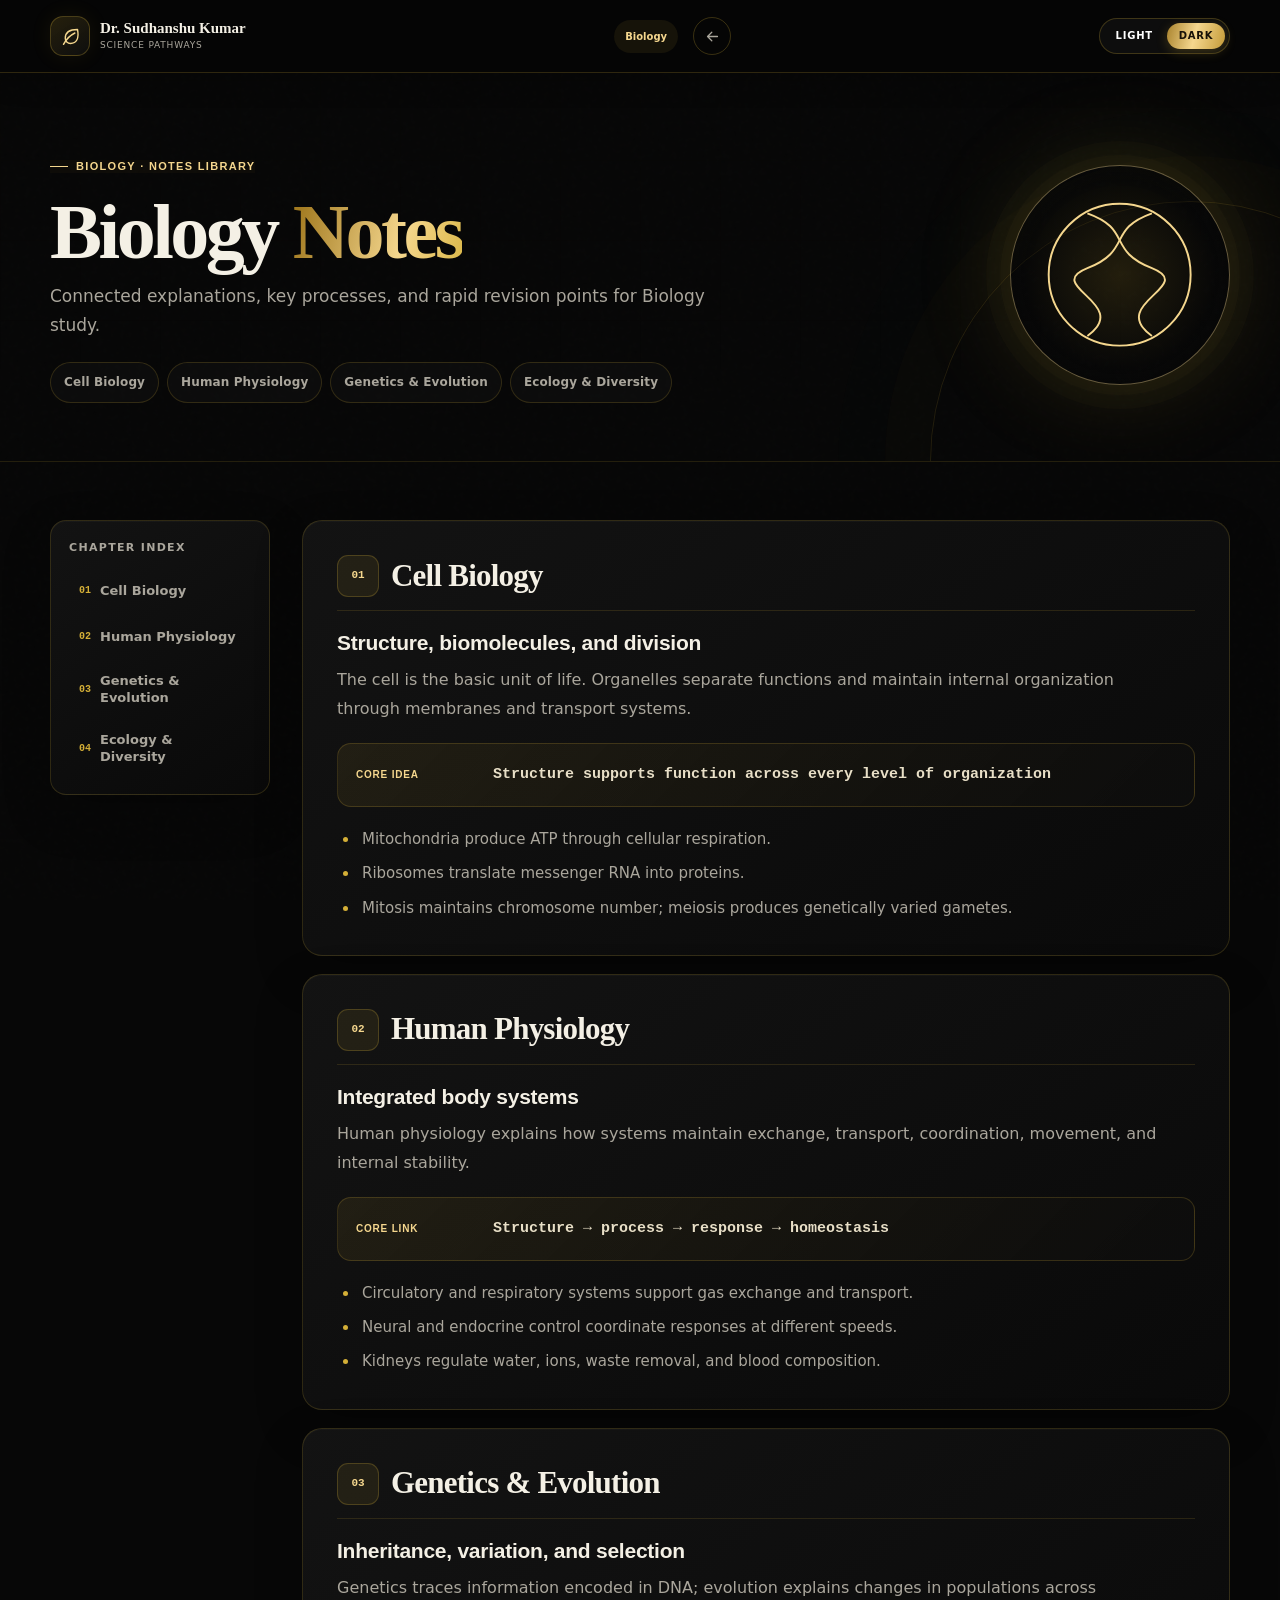
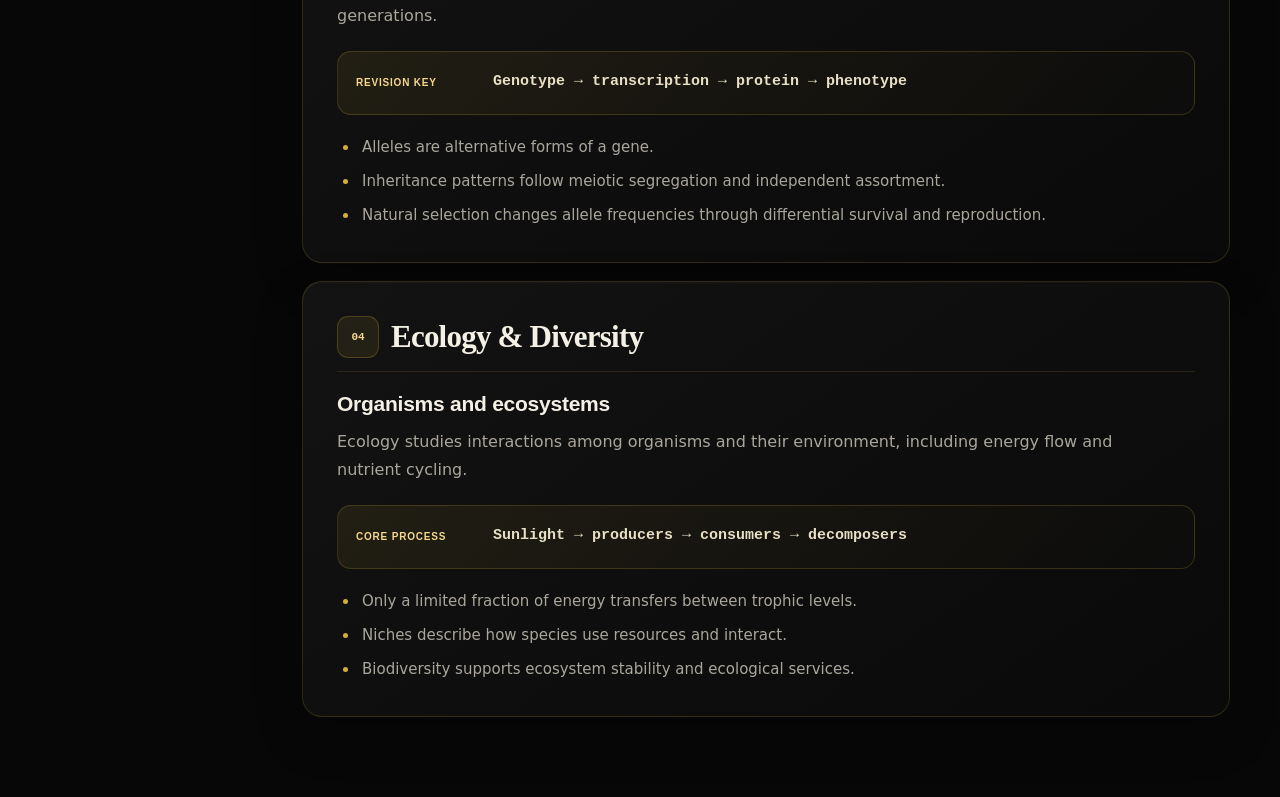
<file: biology.html>
<!doctype html>
<html lang="en">
<head>
  <meta charset="utf-8">
  <meta name="viewport" content="width=device-width, initial-scale=1">
  <meta name="theme-color" content="#070707">
  <meta name="description" content="Structured Biology notes for NEET and medical entrance preparation.">
  <meta http-equiv="Content-Security-Policy" content="default-src 'none'; base-uri 'none'; object-src 'none'; script-src 'self'; style-src 'self'; img-src 'self' data:; media-src 'self'; font-src 'self'; connect-src 'none'; form-action 'none'; frame-src 'none'; upgrade-insecure-requests">
  <title>Biology Notes | Dr. Sudhanshu Kumar</title>
  <link rel="icon" type="image/svg+xml" href="titlebar.svg">
  <link rel="stylesheet" href="science.css">
</head>
<body>
  <video id="page-background" src="darkwinbg.mp4" autoplay muted loop playsinline preload="auto" aria-hidden="true"></video>
  <header class="site-header">
    <div class="wrap header-inner">
      <a class="brand" href="doctor.html">
        <span class="brand-mark" aria-hidden="true"><svg viewBox="0 0 24 24"><path d="M20 4c-8 0-14 3-14 10a6 6 0 0 0 6 6c7 0 10-6 8-16Z"/><path d="M4 21c3-6 7-10 13-13"/></svg></span>
        <span class="brand-copy"><strong>Dr. Sudhanshu Kumar</strong><small>Science pathways</small></span>
      </a>
      <nav class="subject-nav" aria-label="Science subjects">
        <a href="biology.html" aria-current="page">Biology</a>
        <a class="back-link" href="doctor.html" aria-label="Back to home" title="Back to home"><svg viewBox="0 0 24 24" aria-hidden="true"><path d="M19 12H5M11 18l-6-6 6-6"/></svg></a>
      </nav>
      <div class="theme-switch" role="group" aria-label="Color theme">
        <button type="button" data-theme-option="light" aria-pressed="false">LIGHT</button>
        <button type="button" data-theme-option="dark" aria-pressed="true">DARK</button>
      </div>
    </div>
  </header>
  <main class="biology notes-page">
    <section class="notes-hero">
      <div class="wrap notes-hero-grid">
        <div>
          <span class="eyebrow">Biology · Notes Library</span>
          <h1>Biology <span>Notes</span></h1>
          <p>Connected explanations, key processes, and rapid revision points for Biology study.</p>
          <nav class="notes-jump" aria-label="Biology notes chapters">
            <a href="#cell">Cell Biology</a>
            <a href="#physiology">Human Physiology</a>
            <a href="#genetics">Genetics &amp; Evolution</a>
            <a href="#ecology">Ecology &amp; Diversity</a>
          </nav>
        </div>
        <div class="notes-orb" aria-hidden="true">
          <svg viewBox="0 0 100 100"><path d="M30 12c28 10 12 23 40 34S42 68 70 88"/><path d="M70 12C42 22 58 35 30 46s28 22 0 42"/><circle cx="50" cy="50" r="44"/></svg>
        </div>
      </div>
    </section>
    <section class="notes-section">
      <div class="wrap notes-layout">
        <aside class="notes-sidebar" aria-label="Notes index">
          <strong>Chapter index</strong>
          <a href="#cell"><span>01</span> Cell Biology</a>
          <a href="#physiology"><span>02</span> Human Physiology</a>
          <a href="#genetics"><span>03</span> Genetics &amp; Evolution</a>
          <a href="#ecology"><span>04</span> Ecology &amp; Diversity</a>
        </aside>
        <div class="notes-content">
          <article class="note-card" id="cell">
            <div class="note-heading"><span>01</span><h2>Cell Biology</h2></div>
            <h3>Structure, biomolecules, and division</h3>
            <p>The cell is the basic unit of life. Organelles separate functions and maintain internal organization through membranes and transport systems.</p>
            <div class="formula-box"><strong>Core idea</strong><code>Structure supports function across every level of organization</code></div>
            <ul class="note-points"><li>Mitochondria produce ATP through cellular respiration.</li><li>Ribosomes translate messenger RNA into proteins.</li><li>Mitosis maintains chromosome number; meiosis produces genetically varied gametes.</li></ul>
          </article>
          <article class="note-card" id="physiology">
            <div class="note-heading"><span>02</span><h2>Human Physiology</h2></div>
            <h3>Integrated body systems</h3>
            <p>Human physiology explains how systems maintain exchange, transport, coordination, movement, and internal stability.</p>
            <div class="formula-box"><strong>Core link</strong><code>Structure → process → response → homeostasis</code></div>
            <ul class="note-points"><li>Circulatory and respiratory systems support gas exchange and transport.</li><li>Neural and endocrine control coordinate responses at different speeds.</li><li>Kidneys regulate water, ions, waste removal, and blood composition.</li></ul>
          </article>
          <article class="note-card" id="genetics">
            <div class="note-heading"><span>03</span><h2>Genetics &amp; Evolution</h2></div>
            <h3>Inheritance, variation, and selection</h3>
            <p>Genetics traces information encoded in DNA; evolution explains changes in populations across generations.</p>
            <div class="formula-box"><strong>Revision key</strong><code>Genotype → transcription → protein → phenotype</code></div>
            <ul class="note-points"><li>Alleles are alternative forms of a gene.</li><li>Inheritance patterns follow meiotic segregation and independent assortment.</li><li>Natural selection changes allele frequencies through differential survival and reproduction.</li></ul>
          </article>
          <article class="note-card" id="ecology">
            <div class="note-heading"><span>04</span><h2>Ecology &amp; Diversity</h2></div>
            <h3>Organisms and ecosystems</h3>
            <p>Ecology studies interactions among organisms and their environment, including energy flow and nutrient cycling.</p>
            <div class="formula-box"><strong>Core process</strong><code>Sunlight → producers → consumers → decomposers</code></div>
            <ul class="note-points"><li>Only a limited fraction of energy transfers between trophic levels.</li><li>Niches describe how species use resources and interact.</li><li>Biodiversity supports ecosystem stability and ecological services.</li></ul>
          </article>
        </div>
      </div>
    </section>
  </main>
  <script src="science-theme.js" defer></script>
</body>
</html>
</file>
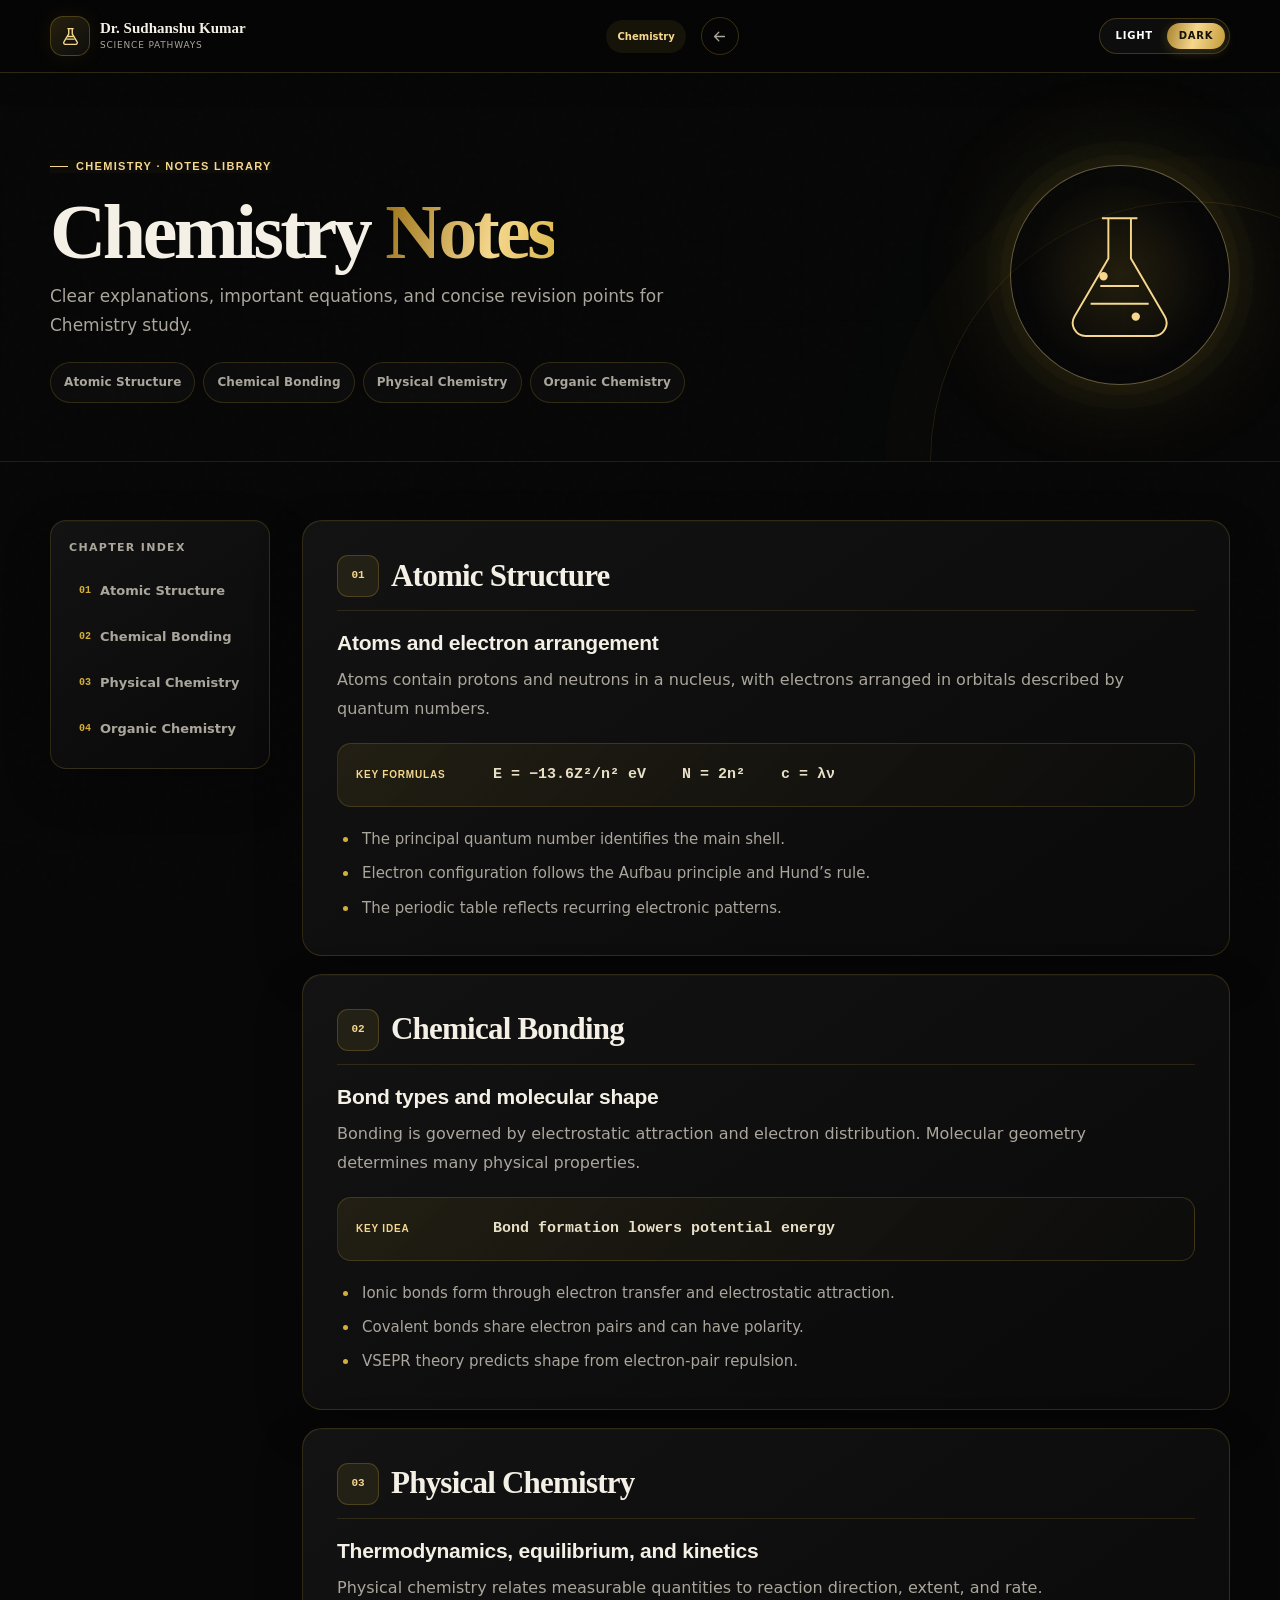
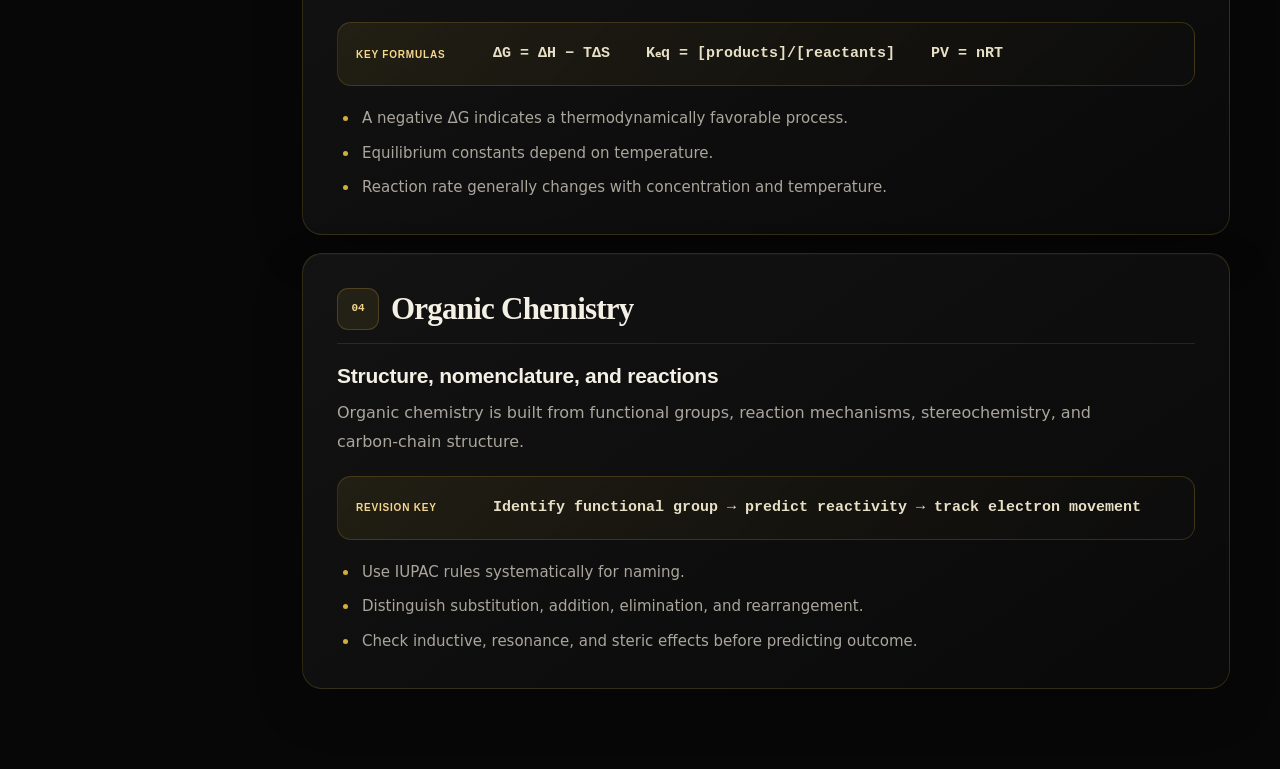
<file: chemistry.html>
<!doctype html>
<html lang="en">
<head>
  <meta charset="utf-8">
  <meta name="viewport" content="width=device-width, initial-scale=1">
  <meta name="theme-color" content="#070707">
  <meta name="description" content="Structured Chemistry notes for NEET and medical entrance preparation.">
  <meta http-equiv="Content-Security-Policy" content="default-src 'none'; base-uri 'none'; object-src 'none'; script-src 'self'; style-src 'self'; img-src 'self' data:; media-src 'self'; font-src 'self'; connect-src 'none'; form-action 'none'; frame-src 'none'; upgrade-insecure-requests">
  <title>Chemistry Notes | Dr. Sudhanshu Kumar</title>
  <link rel="icon" type="image/svg+xml" href="titlebar.svg">
  <link rel="stylesheet" href="science.css">
</head>
<body>
  <video id="page-background" src="darkwinbg.mp4" autoplay muted loop playsinline preload="auto" aria-hidden="true"></video>
  <header class="site-header">
    <div class="wrap header-inner">
      <a class="brand" href="doctor.html">
        <span class="brand-mark" aria-hidden="true"><svg viewBox="0 0 24 24"><path d="M9 3h6M10 3v6l-5.5 9.2A1.8 1.8 0 0 0 6 21h12a1.8 1.8 0 0 0 1.5-2.8L14 9V3"/><path d="M8 15h8M9 12h6"/></svg></span>
        <span class="brand-copy"><strong>Dr. Sudhanshu Kumar</strong><small>Science pathways</small></span>
      </a>
      <nav class="subject-nav" aria-label="Science subjects">
        <a href="chemistry.html" aria-current="page">Chemistry</a>
        <a class="back-link" href="doctor.html" aria-label="Back to home" title="Back to home"><svg viewBox="0 0 24 24" aria-hidden="true"><path d="M19 12H5M11 18l-6-6 6-6"/></svg></a>
      </nav>
      <div class="theme-switch" role="group" aria-label="Color theme">
        <button type="button" data-theme-option="light" aria-pressed="false">LIGHT</button>
        <button type="button" data-theme-option="dark" aria-pressed="true">DARK</button>
      </div>
    </div>
  </header>
  <main class="chemistry notes-page">
    <section class="notes-hero">
      <div class="wrap notes-hero-grid">
        <div>
          <span class="eyebrow">Chemistry · Notes Library</span>
          <h1>Chemistry <span>Notes</span></h1>
          <p>Clear explanations, important equations, and concise revision points for Chemistry study.</p>
          <nav class="notes-jump" aria-label="Chemistry notes chapters">
            <a href="#atomic">Atomic Structure</a>
            <a href="#bonding">Chemical Bonding</a>
            <a href="#physical">Physical Chemistry</a>
            <a href="#organic">Organic Chemistry</a>
          </nav>
        </div>
        <div class="notes-orb" aria-hidden="true">
          <svg viewBox="0 0 100 100"><path d="M39 15h22M43 15v25L22 76a8 8 0 0 0 7 12h42a8 8 0 0 0 7-12L57 40V15"/><path d="M32 68h36M38 57h24"/><circle cx="40" cy="51" r="2" fill="currentColor"/><circle cx="60" cy="76" r="2" fill="currentColor"/></svg>
        </div>
      </div>
    </section>
    <section class="notes-section">
      <div class="wrap notes-layout">
        <aside class="notes-sidebar" aria-label="Notes index">
          <strong>Chapter index</strong>
          <a href="#atomic"><span>01</span> Atomic Structure</a>
          <a href="#bonding"><span>02</span> Chemical Bonding</a>
          <a href="#physical"><span>03</span> Physical Chemistry</a>
          <a href="#organic"><span>04</span> Organic Chemistry</a>
        </aside>
        <div class="notes-content">
          <article class="note-card" id="atomic">
            <div class="note-heading"><span>01</span><h2>Atomic Structure</h2></div>
            <h3>Atoms and electron arrangement</h3>
            <p>Atoms contain protons and neutrons in a nucleus, with electrons arranged in orbitals described by quantum numbers.</p>
            <div class="formula-box"><strong>Key formulas</strong><code>E = −13.6Z²/n² eV &nbsp;&nbsp;  N = 2n² &nbsp;&nbsp;  c = λν</code></div>
            <ul class="note-points"><li>The principal quantum number identifies the main shell.</li><li>Electron configuration follows the Aufbau principle and Hund’s rule.</li><li>The periodic table reflects recurring electronic patterns.</li></ul>
          </article>
          <article class="note-card" id="bonding">
            <div class="note-heading"><span>02</span><h2>Chemical Bonding</h2></div>
            <h3>Bond types and molecular shape</h3>
            <p>Bonding is governed by electrostatic attraction and electron distribution. Molecular geometry determines many physical properties.</p>
            <div class="formula-box"><strong>Key idea</strong><code>Bond formation lowers potential energy</code></div>
            <ul class="note-points"><li>Ionic bonds form through electron transfer and electrostatic attraction.</li><li>Covalent bonds share electron pairs and can have polarity.</li><li>VSEPR theory predicts shape from electron-pair repulsion.</li></ul>
          </article>
          <article class="note-card" id="physical">
            <div class="note-heading"><span>03</span><h2>Physical Chemistry</h2></div>
            <h3>Thermodynamics, equilibrium, and kinetics</h3>
            <p>Physical chemistry relates measurable quantities to reaction direction, extent, and rate.</p>
            <div class="formula-box"><strong>Key formulas</strong><code>ΔG = ΔH − TΔS &nbsp;&nbsp;  Kₑq = [products]/[reactants] &nbsp;&nbsp;  PV = nRT</code></div>
            <ul class="note-points"><li>A negative ΔG indicates a thermodynamically favorable process.</li><li>Equilibrium constants depend on temperature.</li><li>Reaction rate generally changes with concentration and temperature.</li></ul>
          </article>
          <article class="note-card" id="organic">
            <div class="note-heading"><span>04</span><h2>Organic Chemistry</h2></div>
            <h3>Structure, nomenclature, and reactions</h3>
            <p>Organic chemistry is built from functional groups, reaction mechanisms, stereochemistry, and carbon-chain structure.</p>
            <div class="formula-box"><strong>Revision key</strong><code>Identify functional group → predict reactivity → track electron movement</code></div>
            <ul class="note-points"><li>Use IUPAC rules systematically for naming.</li><li>Distinguish substitution, addition, elimination, and rearrangement.</li><li>Check inductive, resonance, and steric effects before predicting outcome.</li></ul>
          </article>
        </div>
      </div>
    </section>
  </main>
  <script src="science-theme.js" defer></script>
</body>
</html>
</file>
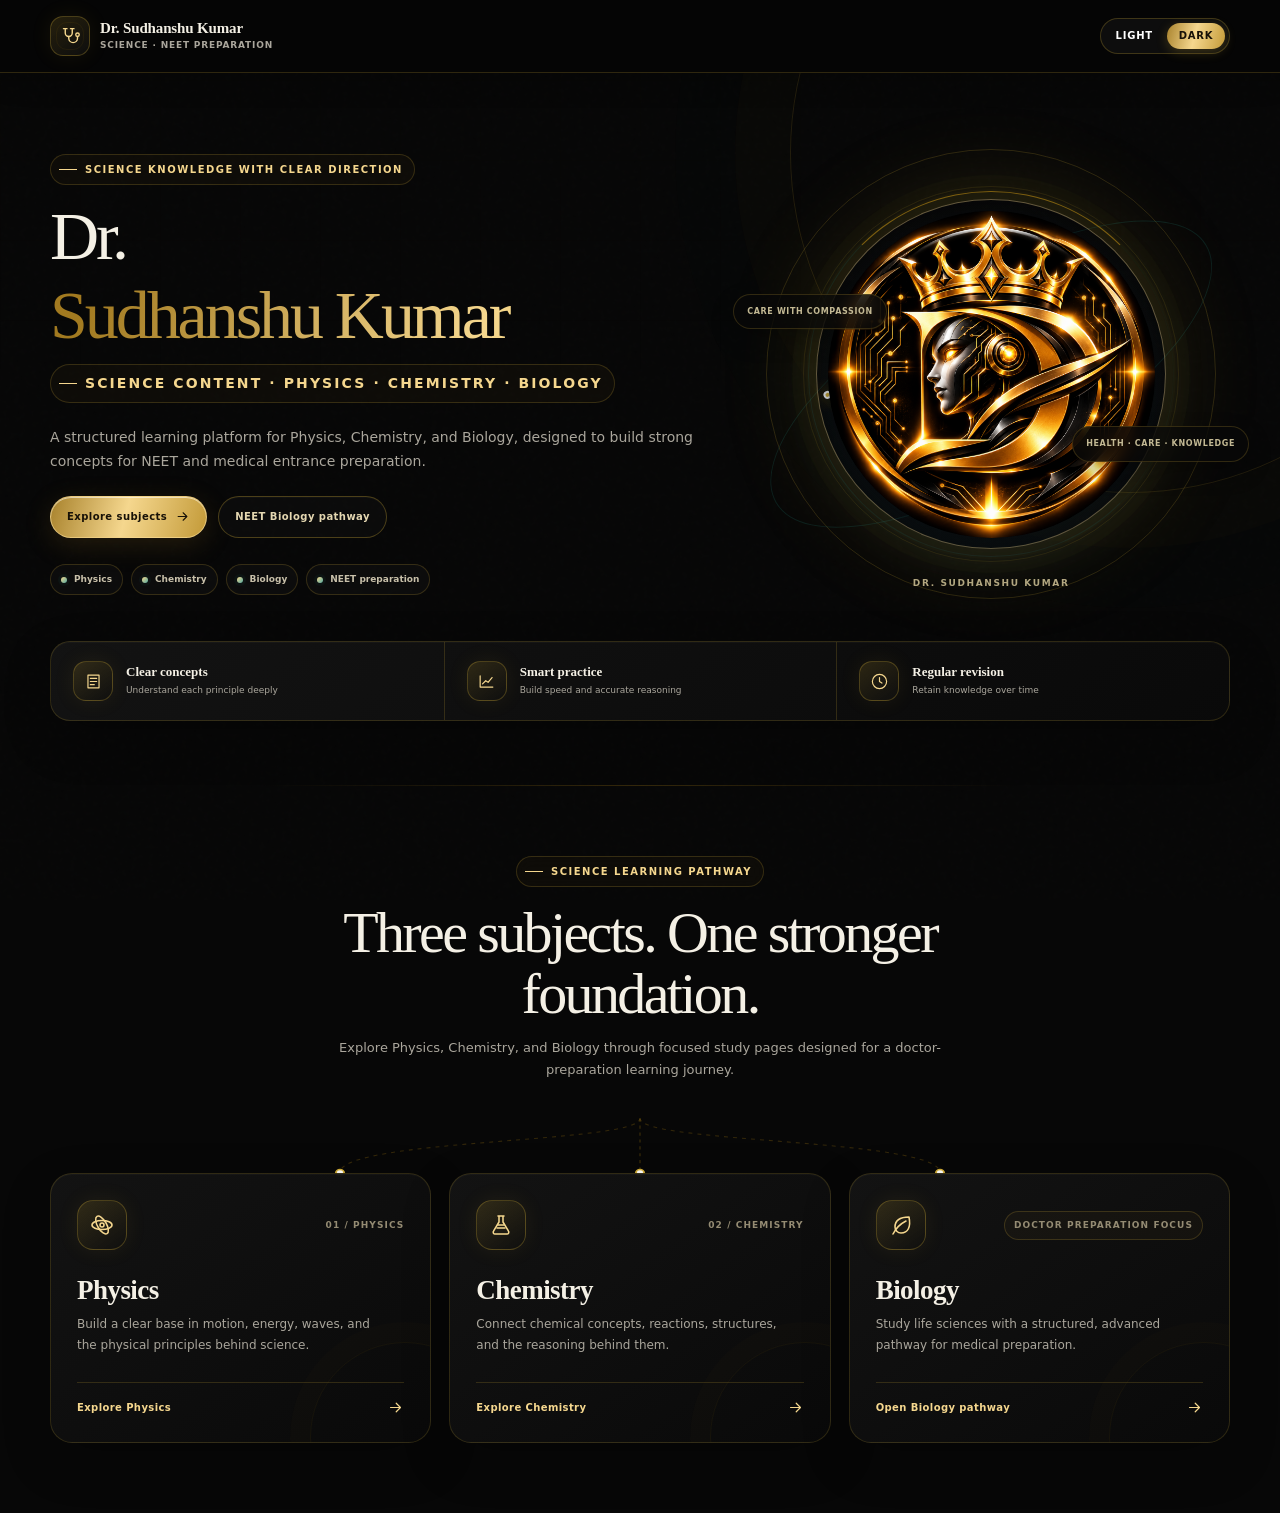
<file: doctor.html>
<!doctype html>
<html lang="en">
<head>
  <meta charset="utf-8">
  <meta name="viewport" content="width=device-width, initial-scale=1">
  <meta name="theme-color" content="#070707">
  <meta name="description" content="Science and NEET preparation knowledge for Physics, Chemistry, and Biology.">
  <meta http-equiv="Content-Security-Policy" content="default-src 'none'; base-uri 'none'; object-src 'none'; script-src 'self'; style-src 'self' 'sha256-jKliucQodoRghz9nxzwOJVO1J23Rp+wzTziD4IRSACI='; img-src 'self' data:; media-src 'self'; font-src 'self'; connect-src 'none'; form-action 'none'; frame-src 'none'; upgrade-insecure-requests">
  <title>Dr. Sudhanshu Kumar | Science &amp; NEET Preparation</title>
  <link rel="icon" type="image/svg+xml" href="titlebar.svg">
  <style>
    :root {
      color-scheme: light;
      --paper: #f4f1e8;
      --white: #fff;
      --ink: #201f1a;
      --muted: #686458;
      --gold: #a77c13;
      --gold-deep: #75520a;
      --gold-soft: #f5ecd5;
      --teal: #1f756b;
      --line: rgba(96,78,35,.14);
      --shadow: 0 24px 70px rgba(58,48,25,.12);
      --content: 1180px;
      --ease: cubic-bezier(.2,.75,.25,1);
      font-family: Inter, ui-sans-serif, system-ui, -apple-system, BlinkMacSystemFont, "Segoe UI", sans-serif;
      color: var(--ink);
      background: var(--paper);
      scroll-behavior: smooth;
      scroll-padding-top: 92px;
    }
    *, *::before, *::after { box-sizing: border-box; }
    body { min-width: 320px; margin: 0; overflow-x: hidden; background: var(--paper); font-size: 15px; line-height: 1.7; -webkit-font-smoothing: antialiased; }
    body::before { position: fixed; z-index: -1; inset: 0; content: ""; pointer-events: none; background-image: linear-gradient(rgba(167,124,19,.022) 1px, transparent 1px), linear-gradient(90deg, rgba(167,124,19,.022) 1px, transparent 1px); background-size: 72px 72px; mask-image: linear-gradient(to bottom, #000 0, transparent 70%); }
    a { color: inherit; text-decoration: none; }
    button, summary { font: inherit; }
    a:focus-visible, summary:focus-visible { outline: 3px solid rgba(167,124,19,.5); outline-offset: 4px; }
    ::selection { color: #fff; background: var(--teal); }
    .wrap { width: min(var(--content), calc(100% - 48px)); margin-inline: auto; }

    .topbar { position: sticky; z-index: 20; top: 0; border-bottom: 1px solid rgba(96,78,35,.11); background: rgba(250,249,245,.86); backdrop-filter: blur(18px) saturate(135%); }
    .nav-row { display: flex; min-height: 78px; align-items: center; justify-content: space-between; gap: 25px; }
    .brand { display: inline-flex; min-width: max-content; align-items: center; gap: 12px; }
    .brand-mark { position: relative; display: grid; width: 44px; height: 44px; place-items: center; border: 1px solid rgba(167,124,19,.24); border-radius: 15px; color: var(--gold-deep); background: linear-gradient(145deg,#fff 20%,var(--gold-soft)); box-shadow: 0 8px 24px rgba(121,89,15,.08); }
    .brand-mark::after { position: absolute; inset: 5px; border: 1px solid rgba(167,124,19,.09); border-radius: 11px; content: ""; }
    .brand-mark svg { width: 23px; height: 23px; fill: none; stroke: currentColor; stroke-width: 1.6; stroke-linecap: round; stroke-linejoin: round; }
    .brand-copy { display: grid; line-height: 1.25; }
    .brand-copy strong { font-family: Georgia, "Times New Roman", serif; font-size: 16px; font-weight: 600; letter-spacing: -.01em; }
    .brand-copy small { margin-top: 4px; color: var(--muted); font-size: 9px; font-weight: 700; letter-spacing: .13em; text-transform: uppercase; }
    .nav-disclosure { position: relative; }
    .nav-disclosure summary { display: none; list-style: none; cursor: pointer; }
    .nav-disclosure summary::-webkit-details-marker { display: none; }
    .nav-links { display: flex; align-items: center; gap: 4px; }
    .nav-links a { position: relative; padding: 9px 13px; border-radius: 999px; color: #575348; font-size: 11px; font-weight: 700; transition: color .25s var(--ease), background .25s var(--ease); }
    .nav-links a:hover { color: var(--gold-deep); background: rgba(167,124,19,.07); }
    .nav-links a:last-child { margin-left: 5px; border: 1px solid rgba(167,124,19,.18); color: var(--gold-deep); background: var(--white); }

    .button { display: inline-flex; min-height: 48px; align-items: center; justify-content: center; gap: 9px; padding: 0 20px; border: 1px solid var(--gold-deep); border-radius: 999px; color: #fff; background: linear-gradient(135deg,#826018,var(--gold-deep)); box-shadow: 0 12px 28px rgba(121,89,15,.17); font-size: 11px; font-weight: 800; letter-spacing: .045em; transition: transform .25s var(--ease), box-shadow .25s var(--ease), filter .25s var(--ease); }
    .button:hover { transform: translateY(-3px); filter: brightness(1.08); box-shadow: 0 17px 34px rgba(121,89,15,.22); }
    .button svg { width: 16px; height: 16px; fill: none; stroke: currentColor; stroke-width: 1.7; stroke-linecap: round; stroke-linejoin: round; }
    .button-light { border-color: rgba(96,78,35,.16); color: var(--ink); background: rgba(255,255,255,.82); box-shadow: 0 8px 22px rgba(58,48,25,.06); }
    .button-light:hover { border-color: rgba(167,124,19,.38); color: var(--gold-deep); background: #fff; box-shadow: 0 13px 28px rgba(58,48,25,.1); }

    .hero { position: relative; overflow: hidden; padding: 80px 0 64px; background: radial-gradient(ellipse at 78% 18%,rgba(207,175,112,.18),transparent 34%), linear-gradient(155deg,#fff 0%,#faf8f1 58%,#f2eee2 100%); }
    .hero::before { position: absolute; top: -260px; right: -190px; width: 680px; height: 680px; border: 1px solid rgba(167,124,19,.09); border-radius: 50%; content: ""; box-shadow: 0 0 0 55px rgba(167,124,19,.018),0 0 0 115px rgba(34,111,104,.012); }
    .hero::after { position: absolute; bottom: -1px; left: 0; width: 100%; height: 1px; content: ""; background: linear-gradient(90deg,transparent,rgba(167,124,19,.22),transparent); }
    .hero-grid { position: relative; z-index: 1; display: grid; grid-template-columns: minmax(0,1.08fr) minmax(340px,.92fr); align-items: center; gap: clamp(42px,7vw,92px); }
    .hero-copy { animation: rise-in .8s var(--ease) both; }
    .eyebrow { display: inline-flex; align-items: center; gap: 9px; padding: 6px 11px 6px 8px; border: 1px solid rgba(34,111,104,.15); border-radius: 999px; color: var(--teal); background: rgba(255,255,255,.65); font-size: 9px; font-weight: 800; letter-spacing: .16em; text-transform: uppercase; backdrop-filter: blur(8px); }
    .eyebrow::before { width: 19px; height: 1px; background: currentColor; content: ""; }
    h1,h2,h3,p { margin-top: 0; }
    .hero h1 { max-width: 720px; margin: 20px 0 18px; font: 500 clamp(48px,6.5vw,82px)/.98 Georgia,"Times New Roman",serif; letter-spacing: -.065em; }
    .hero h1 span { display: block; margin-top: 8px; color: var(--gold-deep); }
    .hero-copy > p { max-width: 590px; margin-bottom: 26px; color: var(--muted); font-size: 15px; line-height: 1.75; }
    .hero-actions { display: flex; flex-wrap: wrap; gap: 11px; }
    .profile-facts { display: flex; flex-wrap: wrap; gap: 8px; margin: 26px 0 0; padding: 0; list-style: none; }
    .profile-facts li { display: inline-flex; align-items: center; gap: 7px; padding: 7px 10px; border: 1px solid var(--line); border-radius: 999px; color: #625d52; background: rgba(255,255,255,.74); font-size: 9px; font-weight: 700; }
    .fact-dot { width: 6px; height: 6px; border-radius: 50%; background: linear-gradient(135deg,var(--teal),#55aaa0); box-shadow: 0 0 0 3px rgba(34,111,104,.08); }
    .hero-art { position: relative; display: grid; min-height: 490px; place-items: center; isolation: isolate; animation: rise-in .9s .12s var(--ease) both; }
    .orbital { position: absolute; width: min(100%,450px); aspect-ratio: 1; border: 1px solid rgba(34,111,104,.14); border-radius: 50%; }
    .orbital::before,.orbital::after { position: absolute; border: 1px solid rgba(34,111,104,.1); border-radius: 50%; content: ""; }
    .orbital::before { inset: 8%; }
    .orbital::after { inset: 17%; border-color: rgba(167,124,19,.15); }
    .orbit-line { position: absolute; top:50%; left:50%; width:112%; height:43%; border:1px solid rgba(34,111,104,.23); border-radius:50%; transform:translate(-50%,-50%) rotate(-31deg); animation: orbit 24s linear infinite; }
    .orbit-line::after { position:absolute; top:13%; left:19%; width:8px; height:8px; border:2px solid #fff; border-radius:50%; background:var(--gold); box-shadow:0 0 14px 4px rgba(167,124,19,.25); content:""; }
    .doctor-logo-stage { position:relative; display:grid; width:min(350px,76vw); aspect-ratio:1; place-items:center; border:1px solid rgba(167,124,19,.34); border-radius:50%; background:radial-gradient(circle,#fff 43%,rgba(232,241,238,.84) 68%,rgba(255,255,255,.2) 71%,transparent 74%); box-shadow:0 0 0 10px rgba(34,111,104,.035),0 0 0 24px rgba(167,124,19,.025),0 24px 90px rgba(34,111,104,.14); animation:breathe 5.5s ease-in-out infinite; }
    .doctor-logo-stage::before,.doctor-logo-stage::after { position:absolute; border:1px solid rgba(34,111,104,.13); border-radius:50%; content:""; pointer-events:none; }
    .doctor-logo-stage::before { inset:-9px; border-color:rgba(34,111,104,.17); border-top-color:rgba(167,124,19,.72); border-right-color:rgba(34,111,104,.06); animation:halo 18s linear infinite; }
    .doctor-logo-stage::after { inset:13px; border-color:rgba(167,124,19,.12); box-shadow:inset 0 0 28px rgba(34,111,104,.05); }
    .doctor-logo-image { position:relative; z-index:2; width:94%; height:94%; border-radius:50%; object-fit:contain; filter:drop-shadow(0 16px 24px rgba(26,51,70,.19)); transition:transform .55s var(--ease),filter .55s var(--ease); }
    .doctor-logo-stage:hover .doctor-logo-image { transform:scale(1.025); filter:drop-shadow(0 20px 30px rgba(26,51,70,.27)); }
    .doctor-logo-caption { position:absolute; bottom:-43px; color:var(--muted); font-size:9px; font-weight:800; letter-spacing:.18em; text-transform:uppercase; white-space:nowrap; }
    .floating-label { position:absolute; z-index:3; padding:10px 13px; border:1px solid rgba(167,124,19,.18); border-radius:999px; color:#514832; background:rgba(255,255,255,.88); box-shadow:0 12px 28px rgba(58,48,25,.1); font-size:8px; font-weight:800; letter-spacing:.08em; text-transform:uppercase; backdrop-filter:blur(10px); animation:float 5s ease-in-out infinite; }
    .floating-label.left { top:27%; left:-4%; }
    .floating-label.right { right:-4%; bottom:25%; animation-delay:-2.5s; }
    @keyframes orbit { to { transform:translate(-50%,-50%) rotate(329deg); } }
    @keyframes halo { to { transform:rotate(360deg); } }
    @keyframes breathe { 0%,100% { box-shadow:0 0 0 10px rgba(34,111,104,.035),0 0 0 24px rgba(167,124,19,.025),0 24px 80px rgba(34,111,104,.12); } 50% { box-shadow:0 0 0 13px rgba(34,111,104,.045),0 0 0 30px rgba(167,124,19,.035),0 28px 100px rgba(34,111,104,.17); } }
    @keyframes rise-in { from { opacity:0; transform:translateY(18px); } to { opacity:1; transform:translateY(0); } }
    @keyframes float { 0%,100% { transform:translateY(0); } 50% { transform:translateY(-7px); } }

    .trust-strip { display:grid; grid-template-columns:repeat(3,1fr); margin-top:46px; overflow:hidden; border:1px solid var(--line); border-radius:20px; background:rgba(255,255,255,.78); box-shadow:0 16px 45px rgba(58,48,25,.055); backdrop-filter:blur(12px); }
    .trust-item { display:flex; align-items:center; gap:13px; padding:19px 22px; }
    .trust-item + .trust-item { border-left:1px solid var(--line); }
    .trust-icon { display:grid; width:40px; height:40px; flex:0 0 40px; place-items:center; border:1px solid rgba(167,124,19,.12); border-radius:13px; color:var(--gold-deep); background:linear-gradient(145deg,#fff,var(--gold-soft)); }
    .trust-icon svg { width:19px; height:19px; fill:none; stroke:currentColor; stroke-width:1.5; stroke-linecap:round; stroke-linejoin:round; }
    .trust-item strong { display:block; font:600 13px Georgia,"Times New Roman",serif; }
    .trust-item small { display:block; margin-top:3px; color:var(--muted); font-size:9px; }

    .science-section { position:relative; overflow:hidden; padding:96px 0 110px; background:linear-gradient(180deg,#fff 0%,#f9f7f1 100%); }
    .science-section::before { position:absolute; top:0; left:50%; width:min(760px,80vw); height:1px; content:""; transform:translateX(-50%); background:linear-gradient(90deg,transparent,rgba(167,124,19,.28),transparent); }
    .science-heading { max-width:760px; margin:0 auto 36px; text-align:center; }
    .science-heading .eyebrow { justify-content:center; }
    .science-heading h2 { margin:16px 0 12px; font:500 clamp(38px,5vw,58px)/1.05 Georgia,"Times New Roman",serif; letter-spacing:-.045em; }
    .science-heading p { max-width:620px; margin:0 auto; color:var(--muted); font-size:13px; }
    .science-network { width:min(900px,100%); height:58px; margin:4px auto -2px; }
    .science-network svg { display:block; width:100%; height:100%; overflow:visible; }
    .science-network path { fill:none; stroke:rgba(167,124,19,.28); stroke-width:1.4; stroke-dasharray:4 5; }
    .science-network circle { fill:#fff; stroke:var(--gold); stroke-width:2; }
    .science-grid { display:grid; grid-template-columns:repeat(3,minmax(0,1fr)); gap:18px; }
    .subject-card { position:relative; display:flex; min-height:270px; flex-direction:column; overflow:hidden; padding:26px; border:1px solid var(--line); border-radius:22px; color:var(--ink); background:linear-gradient(145deg,#fff 20%,#fdfbf6); box-shadow:0 14px 42px rgba(58,48,25,.065); transition:transform .35s var(--ease),border-color .35s var(--ease),box-shadow .35s var(--ease); }
    .subject-card::before { position:absolute; right:-70px; bottom:-90px; width:190px; height:190px; border:1px solid rgba(167,124,19,.08); border-radius:50%; content:""; box-shadow:0 0 0 20px rgba(167,124,19,.018); transition:transform .45s var(--ease); }
    .subject-card:hover { transform:translateY(-8px); border-color:rgba(167,124,19,.38); box-shadow:0 24px 55px rgba(58,48,25,.12); }
    .subject-card:hover::before { transform:scale(1.12); }
    .subject-card.featured { border-color:rgba(34,111,104,.28); background:linear-gradient(145deg,#eef7f4 0%,#fff 78%); box-shadow:0 16px 44px rgba(34,111,104,.09); }
    .subject-card.featured:hover { border-color:rgba(34,111,104,.48); box-shadow:0 26px 58px rgba(34,111,104,.15); }
    .subject-card-top { position:relative; z-index:1; display:flex; align-items:center; justify-content:space-between; gap:12px; }
    .subject-icon { display:grid; width:50px; height:50px; place-items:center; border:1px solid rgba(167,124,19,.16); border-radius:16px; color:var(--gold-deep); background:linear-gradient(145deg,#fff,var(--gold-soft)); box-shadow:0 8px 22px rgba(121,89,15,.07); }
    .subject-card.featured .subject-icon { border-color:rgba(34,111,104,.16); color:var(--teal); background:linear-gradient(145deg,#fff,#dfefea); }
    .subject-icon svg { width:24px; height:24px; fill:none; stroke:currentColor; stroke-width:1.55; stroke-linecap:round; stroke-linejoin:round; }
    .subject-index { color:#948b73; font-size:9px; font-weight:800; letter-spacing:.12em; }
    .subject-badge { padding:6px 9px; border:1px solid rgba(34,111,104,.12); border-radius:999px; color:#1d625c; background:rgba(227,241,236,.82); font-size:8px; font-weight:800; letter-spacing:.07em; text-transform:uppercase; }
    .subject-card h3 { position:relative; z-index:1; margin:25px 0 8px; font:600 27px Georgia,"Times New Roman",serif; letter-spacing:-.02em; }
    .subject-card p { position:relative; z-index:1; max-width:310px; margin:0 0 22px; color:var(--muted); font-size:12px; line-height:1.7; }
    .subject-link { position:relative; z-index:1; display:flex; align-items:center; justify-content:space-between; gap:10px; margin-top:auto; padding-top:16px; border-top:1px solid var(--line); color:var(--gold-deep); font-size:10px; font-weight:800; letter-spacing:.04em; }
    .subject-card.featured .subject-link { color:var(--teal); }
    .subject-link svg { width:17px; height:17px; fill:none; stroke:currentColor; stroke-width:1.7; stroke-linecap:round; stroke-linejoin:round; transition:transform .25s var(--ease); }
    .subject-card:hover .subject-link svg { transform:translateX(5px); }
    .section { padding:88px 0; scroll-margin-top:88px; }

    @media (max-width:920px) {
      .hero-grid { grid-template-columns:minmax(0,1fr) minmax(280px,.76fr); gap:32px; }
      .hero-art { min-height:400px; }
      .doctor-logo-stage { width:min(300px,65vw); }
    }
    @media (max-width:700px) {
      .wrap { width:min(var(--content),calc(100% - 34px)); }
      .nav-row { min-height:66px; gap:12px; }
      .nav-disclosure summary { display:grid; width:42px; height:42px; place-items:center; border:1px solid var(--line); border-radius:13px; background:#fff; }
      .nav-disclosure summary svg { width:19px; height:19px; fill:none; stroke:var(--ink); stroke-width:1.7; stroke-linecap:round; }
      .nav-disclosure[open] .nav-links { position:absolute; top:calc(100% + 10px); right:0; display:grid; min-width:210px; gap:3px; padding:8px; border:1px solid var(--line); border-radius:15px; background:rgba(255,255,255,.97); box-shadow:var(--shadow); backdrop-filter:blur(14px); }
      .nav-links a { padding:10px 11px; border-radius:8px; }
      .nav-links a:last-child { margin:3px 0 0; border:0; }
      .hero { padding:50px 0 42px; }
      .hero-grid { grid-template-columns:1fr; gap:28px; }
      .hero h1 { font-size:clamp(44px,13vw,66px); }
      .hero-copy > p { font-size:13px; }
      .hero-art { min-height:380px; }
      .orbital { width:min(100%,360px); }
      .doctor-logo-stage { width:min(270px,70vw); }
      .floating-label { padding:8px 10px; font-size:7px; }
      .floating-label.left { left:-1%; }
      .floating-label.right { right:-1%; }
      .trust-strip { grid-template-columns:1fr; margin-top:30px; }
      .trust-item { padding:14px 16px; }
      .trust-item + .trust-item { border-top:1px solid var(--line); border-left:0; }
      .science-section { padding:68px 0 78px; }
      .science-network { display:none; }
      .science-grid { grid-template-columns:1fr; }
      .subject-card { min-height:230px; }
    }
    @media (max-width:460px) {
      .brand-mark { width:39px; height:39px; }
      .brand-copy strong { font-size:14px; }
      .brand-copy small { font-size:8px; }
      .hero-actions .button { width:100%; }
      .profile-facts { gap:6px; }
      .profile-facts li { font-size:8px; }
      .science-heading h2 { font-size:38px; }
      .subject-card { padding:22px; }
    }
    @media (prefers-reduced-motion:reduce) {
      *,*::before,*::after { scroll-behavior:auto!important; animation-duration:.01ms!important; animation-iteration-count:1!important; transition-duration:.01ms!important; }
    }
  </style>
  <link rel="stylesheet" href="science.css">
</head>
<body class="doctor-page">
  <video id="page-background" src="darkwinbg.mp4" autoplay muted loop playsinline preload="auto" aria-hidden="true"></video>
  <header class="topbar">
    <div class="wrap nav-row">
      <a class="brand" href="#home" aria-label="Science preparation home">
        <span class="brand-mark" aria-hidden="true"><svg viewBox="0 0 24 24"><path d="M6 3v5a4 4 0 0 0 8 0V3"/><path d="M4 3h4M12 3h4M10 12v2a5 5 0 0 0 10 0v-2"/><circle cx="20" cy="10" r="2"/></svg></span>
        <span class="brand-copy"><strong>Dr. Sudhanshu Kumar</strong><small>Science · NEET preparation</small></span>
      </a>
      <nav aria-label="Doctor profile navigation">
        <details class="nav-disclosure">
          <summary aria-label="Open navigation menu"><svg viewBox="0 0 24 24" aria-hidden="true"><path d="M4 7h16M4 12h16M4 17h16"/></svg></summary>
          <div class="nav-links">
            <a href="#home">Home</a>
            <a href="#science">Science</a>
            <a href="physics.html">Physics</a>
            <a href="biology.html">NEET Preparation</a>
          </div>
        </details>
      </nav>
      <div class="theme-switch" role="group" aria-label="Color theme">
        <button type="button" data-theme-option="light" aria-pressed="false">LIGHT</button>
        <button type="button" data-theme-option="dark" aria-pressed="true">DARK</button>
      </div>
    </div>
  </header>

  <main>
    <section class="hero" id="home" aria-labelledby="hero-title">
      <div class="wrap">
        <div class="hero-grid">
          <div class="hero-copy">
            <span class="eyebrow">Science knowledge with clear direction</span>
            <h1 id="hero-title">Dr. <span>Sudhanshu Kumar</span></h1>
            <p class="eyebrow">Science content · Physics · Chemistry · Biology</p>
            <p>A structured learning platform for Physics, Chemistry, and Biology, designed to build strong concepts for NEET and medical entrance preparation.</p>
            <div class="hero-actions">
              <a class="button" href="#science">Explore subjects <svg viewBox="0 0 24 24" aria-hidden="true"><path d="M5 12h14M13 6l6 6-6 6"/></svg></a>
              <a class="button button-light" href="biology.html">NEET Biology pathway</a>
            </div>
            <ul class="profile-facts" aria-label="Preparation details">
              <li><span class="fact-dot" aria-hidden="true"></span>Physics</li>
              <li><span class="fact-dot" aria-hidden="true"></span>Chemistry</li>
              <li><span class="fact-dot" aria-hidden="true"></span>Biology</li>
              <li><span class="fact-dot" aria-hidden="true"></span>NEET preparation</li>
            </ul>
          </div>
          <div class="hero-art" aria-label="Doctor profile logo">
            <div class="orbital" aria-hidden="true"><div class="orbit-line"></div></div>
            <span class="floating-label left">Care with compassion</span>
            <div class="doctor-logo-stage">
              <img class="doctor-logo-image" src="darkwinlogo.png" alt="Doctor profile logo" width="1254" height="1254">
              <span class="doctor-logo-caption">Dr. Sudhanshu Kumar</span>
            </div>
            <span class="floating-label right">Health · Care · Knowledge</span>
          </div>
        </div>
        <div class="trust-strip" aria-label="Preparation values">
          <div class="trust-item"><span class="trust-icon" aria-hidden="true"><svg viewBox="0 0 24 24"><path d="M5 4h14v16H5z"/><path d="M8 8h8M8 12h8M8 16h5"/></svg></span><span><strong>Clear concepts</strong><small>Understand each principle deeply</small></span></div>
          <div class="trust-item"><span class="trust-icon" aria-hidden="true"><svg viewBox="0 0 24 24"><path d="M4 19V5M4 19h16"/><path d="m7 15 4-4 3 2 5-6"/></svg></span><span><strong>Smart practice</strong><small>Build speed and accurate reasoning</small></span></div>
          <div class="trust-item"><span class="trust-icon" aria-hidden="true"><svg viewBox="0 0 24 24"><circle cx="12" cy="12" r="9"/><path d="M12 7v5l3 2"/></svg></span><span><strong>Regular revision</strong><small>Retain knowledge over time</small></span></div>
        </div>
      </div>
    </section>

    <section class="section section-white science-section" id="science" aria-labelledby="science-title">
      <div class="wrap">
        <div class="science-heading">
          <span class="eyebrow">Science learning pathway</span>
          <h2 id="science-title">Three subjects. One stronger foundation.</h2>
          <p>Explore Physics, Chemistry, and Biology through focused study pages designed for a doctor-preparation learning journey.</p>
        </div>
        <div class="science-network" aria-hidden="true">
          <svg viewBox="0 0 900 75" preserveAspectRatio="none">
            <path d="M450 2 C450 34 150 28 150 72"/>
            <path d="M450 2 C450 33 450 34 450 72"/>
            <path d="M450 2 C450 34 750 28 750 72"/>
            <circle cx="150" cy="72" r="4"/>
            <circle cx="450" cy="72" r="4"/>
            <circle cx="750" cy="72" r="4"/>
          </svg>
        </div>
        <div class="science-grid">
          <a class="subject-card" href="physics.html">
            <div class="subject-card-top">
              <span class="subject-icon" aria-hidden="true"><svg viewBox="0 0 24 24"><circle cx="12" cy="12" r="2"/><ellipse cx="12" cy="12" rx="10" ry="4.5"/><ellipse cx="12" cy="12" rx="10" ry="4.5" transform="rotate(60 12 12)"/></svg></span>
              <span class="subject-index">01 / PHYSICS</span>
            </div>
            <h3>Physics</h3>
            <p>Build a clear base in motion, energy, waves, and the physical principles behind science.</p>
            <span class="subject-link">Explore Physics <svg viewBox="0 0 24 24" aria-hidden="true"><path d="M5 12h14M13 6l6 6-6 6"/></svg></span>
          </a>
          <a class="subject-card" href="chemistry.html">
            <div class="subject-card-top">
              <span class="subject-icon" aria-hidden="true"><svg viewBox="0 0 24 24"><path d="M9 3h6M10 3v6l-5.5 9.2A1.8 1.8 0 0 0 6 21h12a1.8 1.8 0 0 0 1.5-2.8L14 9V3"/><path d="M8 15h8M9 12h6"/></svg></span>
              <span class="subject-index">02 / CHEMISTRY</span>
            </div>
            <h3>Chemistry</h3>
            <p>Connect chemical concepts, reactions, structures, and the reasoning behind them.</p>
            <span class="subject-link">Explore Chemistry <svg viewBox="0 0 24 24" aria-hidden="true"><path d="M5 12h14M13 6l6 6-6 6"/></svg></span>
          </a>
          <a class="subject-card featured" href="biology.html">
            <div class="subject-card-top">
              <span class="subject-icon" aria-hidden="true"><svg viewBox="0 0 24 24"><path d="M20 4c-8 0-14 3-14 10a6 6 0 0 0 6 6c7 0 10-6 8-16Z"/><path d="M4 21c3-6 7-10 13-13"/></svg></span>
              <span class="subject-badge">Doctor preparation focus</span>
            </div>
            <h3>Biology</h3>
            <p>Study life sciences with a structured, advanced pathway for medical preparation.</p>
            <span class="subject-link">Open Biology pathway <svg viewBox="0 0 24 24" aria-hidden="true"><path d="M5 12h14M13 6l6 6-6 6"/></svg></span>
          </a>
        </div>
      </div>
    </section>
  </main>
  <script src="science-theme.js" defer></script>
</body>
</html>
</file>
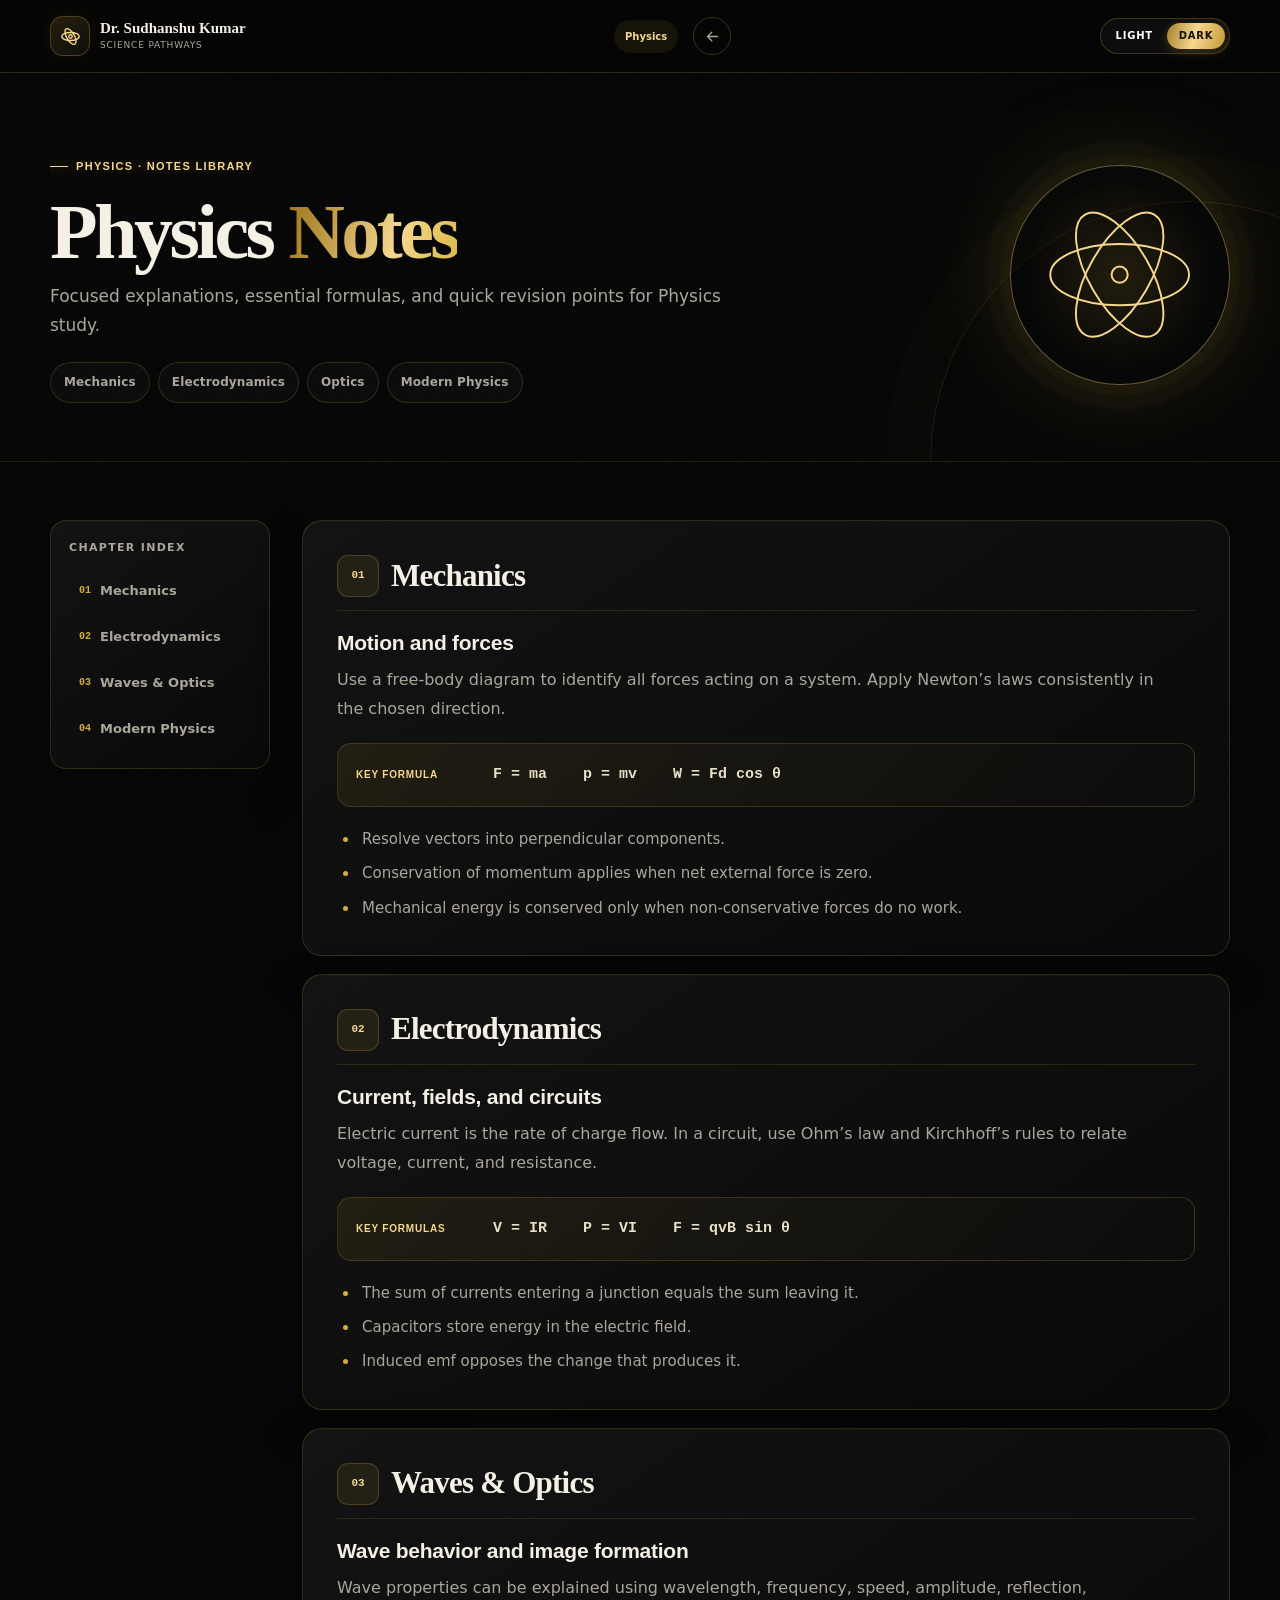
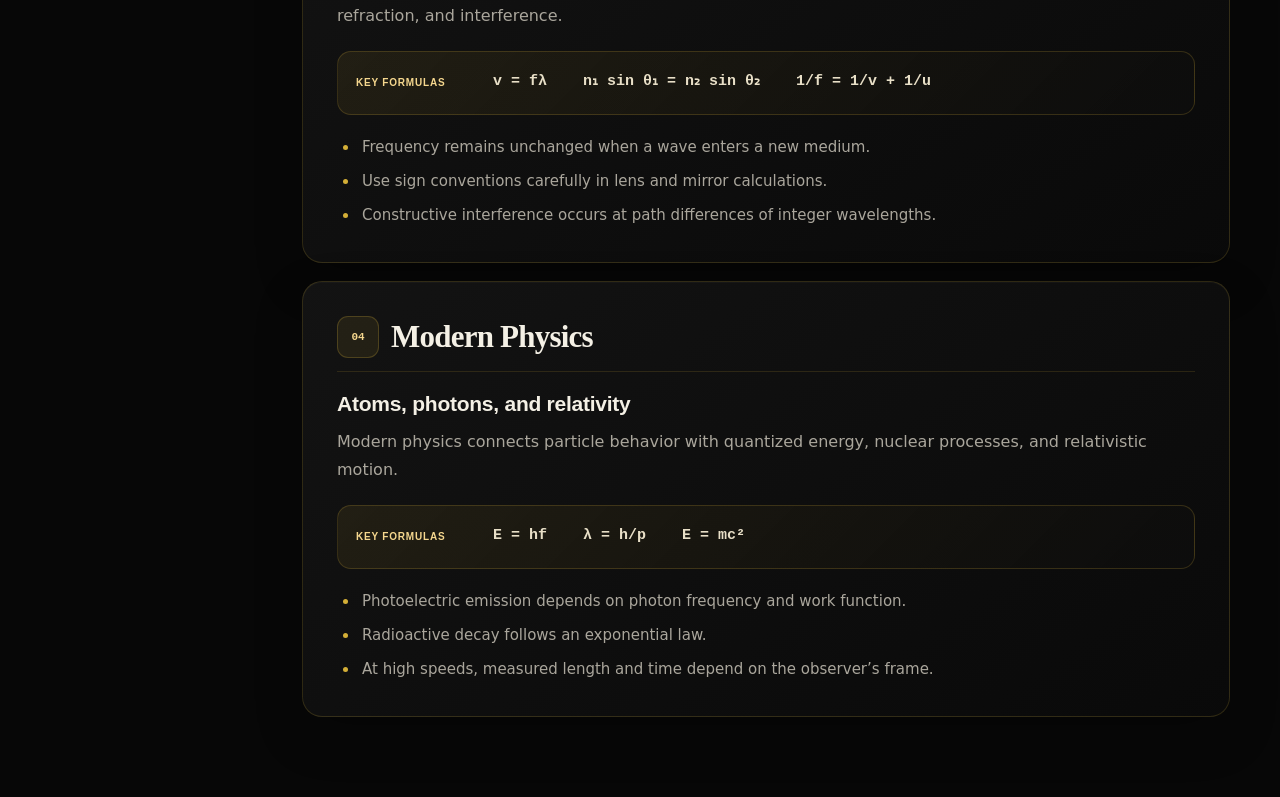
<file: physics.html>
<!doctype html>
<html lang="en">
<head>
  <meta charset="utf-8">
  <meta name="viewport" content="width=device-width, initial-scale=1">
  <meta name="theme-color" content="#070707">
  <meta name="description" content="Structured Physics notes for NEET and medical entrance preparation.">
  <meta http-equiv="Content-Security-Policy" content="default-src 'none'; base-uri 'none'; object-src 'none'; script-src 'self'; style-src 'self'; img-src 'self' data:; media-src 'self'; font-src 'self'; connect-src 'none'; form-action 'none'; frame-src 'none'; upgrade-insecure-requests">
  <title>Physics Notes | Dr. Sudhanshu Kumar</title>
  <link rel="icon" type="image/svg+xml" href="titlebar.svg">
  <link rel="stylesheet" href="science.css">
</head>
<body>
  <video id="page-background" src="darkwinbg.mp4" autoplay muted loop playsinline preload="auto" aria-hidden="true"></video>
  <header class="site-header">
    <div class="wrap header-inner">
      <a class="brand" href="doctor.html">
        <span class="brand-mark" aria-hidden="true"><svg viewBox="0 0 24 24"><circle cx="12" cy="12" r="2"/><ellipse cx="12" cy="12" rx="10" ry="4.5"/><ellipse cx="12" cy="12" rx="10" ry="4.5" transform="rotate(60 12 12)"/></svg></span>
        <span class="brand-copy"><strong>Dr. Sudhanshu Kumar</strong><small>Science pathways</small></span>
      </a>
      <nav class="subject-nav" aria-label="Science subjects">
        <a href="physics.html" aria-current="page">Physics</a>
        <a class="back-link" href="doctor.html" aria-label="Back to home" title="Back to home"><svg viewBox="0 0 24 24" aria-hidden="true"><path d="M19 12H5M11 18l-6-6 6-6"/></svg></a>
      </nav>
      <div class="theme-switch" role="group" aria-label="Color theme">
        <button type="button" data-theme-option="light" aria-pressed="false">LIGHT</button>
        <button type="button" data-theme-option="dark" aria-pressed="true">DARK</button>
      </div>
    </div>
  </header>
  <main class="physics notes-page">
    <section class="notes-hero">
      <div class="wrap notes-hero-grid">
        <div>
          <span class="eyebrow">Physics · Notes Library</span>
          <h1>Physics <span>Notes</span></h1>
          <p>Focused explanations, essential formulas, and quick revision points for Physics study.</p>
          <nav class="notes-jump" aria-label="Physics notes chapters">
            <a href="#mechanics">Mechanics</a>
            <a href="#electrodynamics">Electrodynamics</a>
            <a href="#optics">Optics</a>
            <a href="#modern">Modern Physics</a>
          </nav>
        </div>
        <div class="notes-orb" aria-hidden="true">
          <svg viewBox="0 0 100 100"><circle cx="50" cy="50" r="5"/><ellipse cx="50" cy="50" rx="43" ry="19"/><ellipse cx="50" cy="50" rx="43" ry="19" transform="rotate(60 50 50)"/><ellipse cx="50" cy="50" rx="43" ry="19" transform="rotate(120 50 50)"/></svg>
        </div>
      </div>
    </section>

    <section class="notes-section">
      <div class="wrap notes-layout">
        <aside class="notes-sidebar" aria-label="Notes index">
          <strong>Chapter index</strong>
          <a href="#mechanics"><span>01</span> Mechanics</a>
          <a href="#electrodynamics"><span>02</span> Electrodynamics</a>
          <a href="#optics"><span>03</span> Waves &amp; Optics</a>
          <a href="#modern"><span>04</span> Modern Physics</a>
        </aside>

        <div class="notes-content">
          <article class="note-card" id="mechanics">
            <div class="note-heading"><span>01</span><h2>Mechanics</h2></div>
            <h3>Motion and forces</h3>
            <p>Use a free-body diagram to identify all forces acting on a system. Apply Newton’s laws consistently in the chosen direction.</p>
            <div class="formula-box"><strong>Key formula</strong><code>F = ma &nbsp;&nbsp;  p = mv &nbsp;&nbsp;  W = Fd cos θ</code></div>
            <ul class="note-points"><li>Resolve vectors into perpendicular components.</li><li>Conservation of momentum applies when net external force is zero.</li><li>Mechanical energy is conserved only when non-conservative forces do no work.</li></ul>
          </article>

          <article class="note-card" id="electrodynamics">
            <div class="note-heading"><span>02</span><h2>Electrodynamics</h2></div>
            <h3>Current, fields, and circuits</h3>
            <p>Electric current is the rate of charge flow. In a circuit, use Ohm’s law and Kirchhoff’s rules to relate voltage, current, and resistance.</p>
            <div class="formula-box"><strong>Key formulas</strong><code>V = IR &nbsp;&nbsp;  P = VI &nbsp;&nbsp;  F = qvB sin θ</code></div>
            <ul class="note-points"><li>The sum of currents entering a junction equals the sum leaving it.</li><li>Capacitors store energy in the electric field.</li><li>Induced emf opposes the change that produces it.</li></ul>
          </article>

          <article class="note-card" id="optics">
            <div class="note-heading"><span>03</span><h2>Waves &amp; Optics</h2></div>
            <h3>Wave behavior and image formation</h3>
            <p>Wave properties can be explained using wavelength, frequency, speed, amplitude, reflection, refraction, and interference.</p>
            <div class="formula-box"><strong>Key formulas</strong><code>v = fλ &nbsp;&nbsp;  n₁ sin θ₁ = n₂ sin θ₂ &nbsp;&nbsp;  1/f = 1/v + 1/u</code></div>
            <ul class="note-points"><li>Frequency remains unchanged when a wave enters a new medium.</li><li>Use sign conventions carefully in lens and mirror calculations.</li><li>Constructive interference occurs at path differences of integer wavelengths.</li></ul>
          </article>

          <article class="note-card" id="modern">
            <div class="note-heading"><span>04</span><h2>Modern Physics</h2></div>
            <h3>Atoms, photons, and relativity</h3>
            <p>Modern physics connects particle behavior with quantized energy, nuclear processes, and relativistic motion.</p>
            <div class="formula-box"><strong>Key formulas</strong><code>E = hf &nbsp;&nbsp;  λ = h/p &nbsp;&nbsp;  E = mc²</code></div>
            <ul class="note-points"><li>Photoelectric emission depends on photon frequency and work function.</li><li>Radioactive decay follows an exponential law.</li><li>At high speeds, measured length and time depend on the observer’s frame.</li></ul>
          </article>
        </div>
      </div>
    </section>
  </main>
  <script src="science-theme.js" defer></script>
</body>
</html>
</file>
<file: science.css>
:root {
  color-scheme: light;
  --paper: #f5f3ed;
  --white: #fff;
  --ink: #27241e;
  --muted: #625d52;
  --gold: #a77c13;
  --gold-deep: #79590f;
  --gold-soft: #f6edda;
  --teal: #226f68;
  --line: rgba(96, 78, 35, .15);
  --shadow: 0 18px 48px rgba(58, 48, 25, .08);
  --content: 1120px;
  font-family: Inter, ui-sans-serif, system-ui, -apple-system, BlinkMacSystemFont, "Segoe UI", sans-serif;
  color: var(--ink);
  background: var(--paper);
  scroll-behavior: smooth;
}
*, *::before, *::after { box-sizing: border-box; }
body { min-width: 320px; margin: 0; background: var(--paper); font-size: 15px; line-height: 1.7; -webkit-font-smoothing: antialiased; }
a { color: inherit; text-decoration: none; }
a:focus-visible { outline: 3px solid rgba(167,124,19,.52); outline-offset: 4px; }
.wrap { width: min(var(--content), calc(100% - 48px)); margin-inline: auto; }
.site-header { position: sticky; z-index: 10; top: 0; border-bottom: 1px solid var(--line); background: rgba(255,255,255,.94); backdrop-filter: blur(14px); }
.header-inner { display: flex; min-height: 72px; align-items: center; justify-content: space-between; gap: 20px; }
.brand { display: inline-flex; min-width: max-content; align-items: center; gap: 10px; }
.brand-mark { display: grid; width: 40px; height: 40px; place-items: center; border: 1px solid rgba(167,124,19,.22); border-radius: 13px; color: var(--gold-deep); background: var(--gold-soft); }
.brand-mark svg { width: 21px; height: 21px; fill: none; stroke: currentColor; stroke-width: 1.6; stroke-linecap: round; stroke-linejoin: round; }
.brand-copy { display: grid; line-height: 1.25; }
.brand-copy strong { font: 600 15px Georgia, "Times New Roman", serif; }
.brand-copy small { margin-top: 3px; color: var(--muted); font-size: 9px; letter-spacing: .09em; text-transform: uppercase; }
.subject-nav { display: flex; flex-wrap: wrap; align-items: center; gap: 7px; }
.subject-nav a { padding: 8px 11px; border-radius: 999px; color: #555146; font-size: 10px; font-weight: 700; transition: background .2s ease, color .2s ease; }
.subject-nav a:hover, .subject-nav a[aria-current="page"] { color: var(--gold-deep); background: #f8f2e5; }
.subject-nav .back-link { display: inline-grid; width: 38px; height: 38px; margin-left: 8px; padding: 0; place-items: center; border: 1px solid var(--line); }
.subject-nav .back-link svg { width: 17px; height: 17px; fill: none; stroke: currentColor; stroke-width: 1.8; stroke-linecap: round; stroke-linejoin: round; }
.subject-hero { position: relative; overflow: hidden; padding: 68px 0 56px; background: radial-gradient(ellipse at 82% 10%, rgba(201,170,103,.14), transparent 34%), linear-gradient(180deg, #fff, #fbfaf6); }
.subject-hero::after { position: absolute; top: 32px; right: -120px; width: 420px; height: 420px; border: 1px solid rgba(167,124,19,.09); border-radius: 50%; box-shadow: 0 0 0 42px rgba(167,124,19,.025), 0 0 0 88px rgba(167,124,19,.016); content: ""; pointer-events: none; }
.hero-grid { position: relative; z-index: 1; display: grid; grid-template-columns: minmax(0, 1.15fr) minmax(280px, .85fr); align-items: center; gap: 56px; }
.eyebrow { display: inline-flex; align-items: center; gap: 8px; color: var(--teal); font-size: 10px; font-weight: 750; letter-spacing: .15em; text-transform: uppercase; }
.eyebrow::before { width: 18px; height: 1px; background: currentColor; content: ""; }
h1, h2, h3, p { margin-top: 0; }
.hero-copy h1 { max-width: 700px; margin: 16px 0 14px; font: 500 clamp(42px, 6vw, 68px)/1.04 Georgia, "Times New Roman", serif; letter-spacing: -.045em; }
.hero-copy h1 span { color: var(--gold-deep); }
.hero-copy > p { max-width: 650px; margin-bottom: 22px; color: var(--muted); font-size: 14px; }
.hero-tags { display: flex; flex-wrap: wrap; gap: 8px; }
.hero-tags span { padding: 6px 10px; border: 1px solid var(--line); border-radius: 999px; color: #625d52; background: rgba(255,255,255,.78); font-size: 9px; }
.hero-art { position: relative; display: grid; min-height: 310px; place-items: center; }
.art-orbit { position: absolute; width: min(100%, 310px); aspect-ratio: 1; border: 1px solid rgba(34,111,104,.14); border-radius: 50%; }
.art-orbit::before, .art-orbit::after { position: absolute; border: 1px solid rgba(34,111,104,.1); border-radius: 50%; content: ""; }
.art-orbit::before { inset: 9%; }
.art-orbit::after { inset: 19%; border-color: rgba(167,124,19,.14); }
.art-disc { position: relative; display: grid; width: 195px; aspect-ratio: 1; place-items: center; border: 1px solid rgba(167,124,19,.28); border-radius: 50%; color: var(--teal); background: radial-gradient(circle, #fff 30%, #eef6f3 100%); box-shadow: 0 0 0 10px rgba(34,111,104,.035), 0 0 0 24px rgba(167,124,19,.025), 0 18px 52px rgba(34,111,104,.12); }
.art-disc svg { width: 92px; height: 92px; fill: none; stroke: currentColor; stroke-width: 1.1; stroke-linecap: round; stroke-linejoin: round; }
.art-caption { position: absolute; bottom: -34px; color: var(--muted); font-size: 9px; letter-spacing: .18em; text-transform: uppercase; white-space: nowrap; }
.section { padding: 70px 0; scroll-margin-top: 88px; }
.section-white { background: var(--white); }
.section-heading { max-width: 700px; margin-bottom: 27px; }
.section-heading h2 { margin: 10px 0; font: 500 clamp(30px, 4vw, 43px)/1.1 Georgia, "Times New Roman", serif; letter-spacing: -.035em; }
.section-heading p { max-width: 600px; margin: 0; color: var(--muted); font-size: 12px; }
.topic-grid { display: grid; grid-template-columns: repeat(3, minmax(0, 1fr)); gap: 14px; }
.topic-card { min-height: 165px; padding: 21px; border: 1px solid var(--line); border-radius: 16px; background: #fff; box-shadow: 0 8px 25px rgba(58,48,25,.035); }
.topic-card h3 { margin: 0 0 7px; font: 600 18px Georgia, "Times New Roman", serif; }
.topic-card p { margin: 0; color: var(--muted); font-size: 11px; }
.topic-index { display: block; margin-bottom: 12px; color: var(--gold); font-size: 9px; font-weight: 750; letter-spacing: .13em; }
.study-grid { display: grid; grid-template-columns: repeat(4, minmax(0, 1fr)); gap: 12px; counter-reset: study; }
.study-step { padding: 18px; border-top: 1px solid rgba(167,124,19,.28); counter-increment: study; }
.study-step::before { display: block; margin-bottom: 12px; color: var(--gold); content: "0" counter(study); font-size: 10px; font-weight: 750; letter-spacing: .13em; }
.study-step h3 { margin-bottom: 6px; font: 600 16px Georgia, "Times New Roman", serif; }
.study-step p { margin: 0; color: var(--muted); font-size: 10px; }
.callout { display: grid; grid-template-columns: 1fr auto; align-items: center; gap: 24px; padding: 26px 30px; border: 1px solid rgba(34,111,104,.18); border-radius: 18px; background: linear-gradient(110deg, #f1f8f5, #fff); }
.callout h2 { margin: 7px 0; font: 500 clamp(23px, 3vw, 31px)/1.12 Georgia, "Times New Roman", serif; }
.callout p { max-width: 670px; margin: 0; color: var(--muted); font-size: 11px; }
.button { display: inline-flex; min-height: 42px; align-items: center; justify-content: center; gap: 8px; padding: 0 16px; border: 1px solid var(--gold-deep); border-radius: 999px; color: #fff; background: var(--gold-deep); font-size: 10px; font-weight: 750; white-space: nowrap; }
.button:hover { background: #65490c; }
.button svg { width: 15px; height: 15px; fill: none; stroke: currentColor; stroke-width: 1.7; stroke-linecap: round; stroke-linejoin: round; }
.footer { padding: 22px 0; border-top: 1px solid var(--line); background: #fff; }
.footer-row { display: flex; align-items: center; justify-content: space-between; gap: 18px; color: var(--muted); font-size: 10px; }
.footer-row p { margin: 0; }
.footer-row a { color: var(--gold-deep); font-weight: 700; }
.biology .art-disc { color: #236a4a; background: radial-gradient(circle, #fff 28%, #eaf5ec 100%); box-shadow: 0 0 0 10px rgba(35,106,74,.04), 0 0 0 24px rgba(167,124,19,.025), 0 18px 52px rgba(35,106,74,.12); }
.biology .eyebrow { color: #236a4a; }
.biology .subject-hero::after { border-color: rgba(35,106,74,.11); }
.biology .biology-banner { display: grid; grid-template-columns: auto 1fr; gap: 16px; align-items: start; padding: 20px; border: 1px solid rgba(35,106,74,.18); border-radius: 15px; background: #f0f7f2; }
.biology-banner-icon { display: grid; width: 36px; height: 36px; place-items: center; border-radius: 11px; color: #236a4a; background: #deeee2; }
.biology-banner-icon svg { width: 19px; height: 19px; fill: none; stroke: currentColor; stroke-width: 1.5; stroke-linecap: round; stroke-linejoin: round; }
.biology-banner strong { display: block; margin-bottom: 3px; color: #21573f; font-size: 11px; }
.biology-banner p { margin: 0; color: #56665b; font-size: 10px; }
.biology .topic-card { min-height: 180px; }
.biology .topic-card:first-child, .biology .topic-card:nth-child(2) { border-color: rgba(35,106,74,.2); background: linear-gradient(155deg, #f5faf6, #fff 75%); }
.notes-page { background: #f8f6ef; }
.notes-hero { position: relative; overflow: hidden; padding: 74px 0 58px; border-bottom: 1px solid var(--line); background: radial-gradient(circle at 82% 20%, rgba(201,170,103,.16), transparent 28%), linear-gradient(135deg, #fff 0%, #f8f5ec 100%); }
.notes-hero::after { position: absolute; right: -170px; bottom: -260px; width: 520px; height: 520px; border: 1px solid rgba(167,124,19,.1); border-radius: 50%; content: ""; box-shadow: 0 0 0 45px rgba(167,124,19,.018), 0 0 0 92px rgba(34,111,104,.012); }
.notes-hero-grid { position: relative; z-index: 1; display: grid; grid-template-columns: minmax(0, 1fr) 280px; align-items: center; gap: 50px; }
.notes-hero h1 { margin: 16px 0 10px; font: 500 clamp(44px, 7vw, 72px)/1 Georgia, "Times New Roman", serif; letter-spacing: -.055em; }
.notes-hero h1 span { color: var(--gold-deep); }
.notes-hero p { max-width: 570px; margin: 0; color: var(--muted); font-size: 14px; }
.notes-jump { display: flex; flex-wrap: wrap; gap: 8px; margin-top: 22px; }
.notes-jump a { padding: 7px 11px; border: 1px solid var(--line); border-radius: 999px; background: rgba(255,255,255,.78); color: #5d594e; font-size: 9px; font-weight: 750; transition: border-color .2s ease, color .2s ease, transform .2s ease; }
.notes-jump a:hover { transform: translateY(-2px); border-color: rgba(167,124,19,.32); color: var(--gold-deep); }
.notes-orb { display: grid; width: 220px; aspect-ratio: 1; justify-self: end; place-items: center; border: 1px solid rgba(167,124,19,.24); border-radius: 50%; color: var(--teal); background: radial-gradient(circle, #fff 35%, #edf5f2 70%, transparent 71%); box-shadow: 0 0 0 12px rgba(34,111,104,.025), 0 20px 54px rgba(34,111,104,.11); }
.notes-orb svg { width: 74%; height: 74%; fill: none; stroke: currentColor; stroke-width: 1.2; }
.notes-section { padding: 58px 0 80px; }
.notes-layout { display: grid; grid-template-columns: 220px minmax(0, 1fr); align-items: start; gap: 32px; }
.notes-sidebar { position: sticky; top: 96px; display: grid; gap: 4px; padding: 18px; border: 1px solid var(--line); border-radius: 16px; background: #fff; box-shadow: 0 10px 30px rgba(58,48,25,.04); }
.notes-sidebar strong { margin-bottom: 8px; color: var(--muted); font-size: 9px; letter-spacing: .14em; text-transform: uppercase; }
.notes-sidebar a { display: flex; align-items: center; gap: 9px; padding: 9px 8px; border-radius: 9px; color: #59574f; font-size: 10px; font-weight: 700; }
.notes-sidebar a:hover { color: var(--gold-deep); background: #f8f3e6; }
.notes-sidebar span { color: var(--gold); font-size: 8px; }
.notes-content { display: grid; gap: 18px; }
.note-card { scroll-margin-top: 96px; padding: 28px; border: 1px solid var(--line); border-radius: 18px; background: #fff; box-shadow: 0 12px 36px rgba(58,48,25,.045); }
.note-heading { display: flex; align-items: center; gap: 12px; margin-bottom: 18px; padding-bottom: 13px; border-bottom: 1px solid rgba(96,78,35,.09); }
.note-heading span { display: grid; width: 36px; height: 36px; place-items: center; border: 1px solid rgba(167,124,19,.16); border-radius: 11px; color: var(--gold-deep); background: var(--gold-soft); font-size: 9px; font-weight: 800; }
.note-heading h2 { margin: 0; font: 600 25px Georgia, "Times New Roman", serif; }
.note-card h3 { margin: 0 0 7px; font: 600 16px Georgia, "Times New Roman", serif; }
.note-card > p { max-width: 760px; margin: 0 0 16px; color: var(--muted); font-size: 12px; }
.formula-box { display: grid; grid-template-columns: 105px 1fr; align-items: center; gap: 12px; margin: 15px 0; padding: 14px 16px; border: 1px solid rgba(34,111,104,.14); border-radius: 12px; background: #f0f7f4; }
.formula-box strong { color: var(--teal); font-size: 9px; letter-spacing: .08em; text-transform: uppercase; }
.formula-box code { color: #273c38; font-family: Georgia, "Times New Roman", serif; font-size: 13px; white-space: normal; }
.note-points { display: grid; gap: 7px; margin: 0; padding-left: 18px; color: var(--muted); font-size: 11px; }
.note-points li::marker { color: var(--gold); }
.notes-page {
  --note-ink: #252820;
  --note-muted: #5e6257;
  --note-line: rgba(96,78,35,.18);
  font-family: "Aptos", "Segoe UI Variable", "Segoe UI", Inter, system-ui, sans-serif;
  font-size: 17px;
  line-height: 1.72;
  color: var(--note-ink);
  -webkit-font-smoothing: antialiased;
  text-rendering: optimizeLegibility;
}
.notes-page .eyebrow {
  font-family: "Aptos", "Segoe UI Variable", "Segoe UI", sans-serif;
  font-size: 11px;
  line-height: 1.2;
  letter-spacing: .12em;
}
.notes-hero p {
  max-width: 680px;
  color: var(--note-muted);
  font-size: 17px;
  line-height: 1.72;
}
.notes-hero h1 {
  font-family: "Iowan Old Style", "Palatino Linotype", Georgia, "Times New Roman", serif;
  font-size: clamp(54px, 7vw, 78px);
  font-weight: 600;
  line-height: 1.02;
  letter-spacing: -.045em;
}
.notes-jump a {
  min-height: 38px;
  display: inline-flex;
  align-items: center;
  padding: 9px 13px;
  border-color: var(--note-line);
  font-size: 12px;
  font-weight: 750;
  letter-spacing: .01em;
}
.notes-sidebar strong {
  color: #55584f;
  font-size: 11px;
  letter-spacing: .12em;
}
.notes-sidebar a {
  min-height: 42px;
  padding: 10px;
  color: #50544a;
  font-size: 13px;
  line-height: 1.35;
}
.notes-sidebar span {
  font-family: "SFMono-Regular", Consolas, "Liberation Mono", monospace;
  font-size: 10px;
  font-weight: 800;
}
.note-card {
  padding: 34px;
  border-color: var(--note-line);
  border-radius: 20px;
  box-shadow: 0 16px 44px rgba(58,48,25,.07);
}
.note-heading span {
  width: 42px;
  height: 42px;
  font-family: "SFMono-Regular", Consolas, "Liberation Mono", monospace;
  font-size: 11px;
}
.note-heading h2 {
  font-family: "Iowan Old Style", "Palatino Linotype", Georgia, "Times New Roman", serif;
  font-size: 31px;
  line-height: 1.12;
  letter-spacing: -.025em;
}
.note-card h3 {
  margin-bottom: 9px;
  font-family: "Aptos", "Segoe UI Variable", "Segoe UI", sans-serif;
  font-size: 21px;
  line-height: 1.35;
  letter-spacing: -.012em;
}
.note-card > p {
  max-width: 820px;
  margin-bottom: 20px;
  color: var(--note-muted);
  font-size: 16px;
  line-height: 1.78;
}
.formula-box {
  grid-template-columns: 125px 1fr;
  min-height: 64px;
  margin: 20px 0;
  padding: 17px 18px;
  border-color: rgba(34,111,104,.19);
  border-radius: 14px;
  background: linear-gradient(135deg,#eef7f4,#f7fbf9);
}
.formula-box strong {
  font-family: "Aptos", "Segoe UI Variable", "Segoe UI", sans-serif;
  font-size: 10px;
  line-height: 1.35;
}
.formula-box code {
  color: #24433e;
  font-family: "SFMono-Regular", Consolas, "Liberation Mono", monospace;
  font-size: 15px;
  font-weight: 650;
  line-height: 1.65;
}
.note-points {
  gap: 9px;
  padding-left: 22px;
  color: var(--note-muted);
  font-size: 15px;
  line-height: 1.68;
}
.note-points li {
  padding-left: 3px;
}
@media (max-width: 820px) {
  .header-inner { flex-wrap: wrap; padding-block: 12px; }
  .subject-nav { justify-content: flex-end; gap: 2px; }
  .subject-nav a { padding-inline: 8px; }
  .hero-grid { grid-template-columns: minmax(0, 1fr) minmax(240px, .75fr); gap: 24px; }
  .art-disc { width: 170px; }
  .study-grid { grid-template-columns: repeat(2, minmax(0, 1fr)); }
  .notes-layout { grid-template-columns: 180px minmax(0, 1fr); gap: 20px; }
  .notes-hero-grid { grid-template-columns: minmax(0, 1fr) 220px; }
}
@media (max-width: 620px) {
  .wrap { width: min(var(--content), calc(100% - 34px)); }
  .header-inner { gap: 9px; }
  .subject-nav { width: 100%; justify-content: flex-start; overflow-x: auto; padding: 1px 0 3px; }
  .subject-nav .back-link { margin-left: auto; }
  .subject-hero { padding: 44px 0 38px; }
  .hero-grid { grid-template-columns: 1fr; gap: 20px; }
  .hero-copy h1 { font-size: clamp(40px, 11vw, 58px); }
  .hero-copy > p { font-size: 12px; }
  .hero-art { min-height: 270px; }
  .art-orbit { width: min(100%, 260px); }
  .art-disc { width: 155px; }
  .art-disc svg { width: 76px; height: 76px; }
  .section { padding: 54px 0; }
  .topic-grid { grid-template-columns: 1fr 1fr; }
  .topic-card { min-height: 155px; padding: 17px; }
  .callout { grid-template-columns: 1fr; gap: 16px; padding: 22px; }
  .callout .button { justify-self: start; }
  .notes-hero { padding: 48px 0 40px; }
  .notes-hero-grid { grid-template-columns: 1fr; gap: 20px; }
  .notes-hero h1 { font-size: clamp(42px, 13vw, 58px); }
  .notes-orb { display: none; }
  .notes-section { padding: 36px 0 54px; }
  .notes-layout { grid-template-columns: 1fr; }
  .notes-sidebar { position: static; grid-template-columns: repeat(2, minmax(0, 1fr)); }
  .notes-sidebar strong { grid-column: 1 / -1; }
  .note-card { padding: 22px 18px; }
  .formula-box { grid-template-columns: 1fr; gap: 5px; }
  .notes-page { font-size: 16px; }
  .notes-hero p { font-size: 16px; line-height: 1.7; }
  .notes-hero h1 { font-size: clamp(44px, 13vw, 58px); }
  .notes-jump a { min-height: 36px; font-size: 11px; }
  .notes-sidebar a { min-height: 40px; font-size: 12px; }
  .note-heading h2 { font-size: 27px; }
  .note-card h3 { font-size: 19px; }
  .note-card > p { font-size: 15px; line-height: 1.75; }
  .formula-box { padding: 15px; }
  .formula-box code { font-size: 14px; }
  .note-points { font-size: 14px; line-height: 1.7; }
}
@media (max-width: 420px) {
  .topic-grid, .study-grid { grid-template-columns: 1fr; }
  .topic-card, .biology .topic-card { min-height: 0; }
  .footer-row { align-items: flex-start; flex-direction: column; }
}
@media (prefers-reduced-motion: reduce) {
  *, *::before, *::after { scroll-behavior: auto !important; transition-duration: .01ms !important; }
}

:root {
  color-scheme: dark;
  --paper: #070707;
  --white: #111;
  --ink: #f4f0e5;
  --muted: #aaa69c;
  --gold: #d4af37;
  --gold-deep: #f5d78e;
  --gold-soft: rgba(212,175,55,.1);
  --teal: #f5d78e;
  --line: rgba(212,175,55,.19);
  --shadow: 0 20px 55px rgba(0,0,0,.28);
  --content: 1180px;
  --ease: cubic-bezier(.2,.75,.25,1);
  color: var(--ink);
  background: var(--paper);
  scroll-padding-top: 92px;
}
html { min-width: 320px; background: var(--paper); }
body {
  position: relative;
  min-width: 320px;
  overflow-x: hidden;
  isolation: isolate;
  color: var(--ink);
  background: var(--paper);
  font: 400 15px/1.7 Inter, ui-sans-serif, system-ui, -apple-system, BlinkMacSystemFont, "Segoe UI", sans-serif;
}
#page-background {
  position: fixed;
  z-index: 0;
  inset: 0;
  width: 100%;
  height: 100%;
  object-fit: cover;
  opacity: .48;
  pointer-events: none;
  filter: brightness(.48) saturate(.72);
  transition: opacity .6s ease, filter .6s ease;
}
body::before, body::after {
  position: fixed;
  z-index: 1;
  inset: 0;
  pointer-events: none;
  content: "";
}
body::before {
  opacity: .2;
  background-image: linear-gradient(rgba(212,175,55,.035) 1px, transparent 1px), linear-gradient(90deg, rgba(212,175,55,.035) 1px, transparent 1px);
  background-size: 80px 80px;
  mask-image: linear-gradient(to bottom, #000, transparent 82%);
}
body::after {
  opacity: .08;
  background-image: url("data:image/svg+xml,%3Csvg viewBox='0 0 180 180' xmlns='http://www.w3.org/2000/svg'%3E%3Cfilter id='n'%3E%3CfeTurbulence type='fractalNoise' baseFrequency='.9' numOctaves='3' stitchTiles='stitch'/%3E%3C/filter%3E%3Crect width='100%25' height='100%25' filter='url(%23n)' opacity='.15'/%3E%3C/svg%3E");
}
main, footer { position: relative; z-index: 2; }
a:focus-visible, button:focus-visible, summary:focus-visible { outline: 2px solid var(--gold-deep); outline-offset: 4px; }
::selection { color: #0a0803; background: #f5d78e; }
.notes-page {
  --note-ink: var(--ink);
  --note-muted: var(--muted);
  --note-line: var(--line);
  color: var(--ink);
  background: transparent;
}
.site-header, .topbar {
  position: sticky;
  z-index: 20;
  top: 0;
  border-bottom: 1px solid rgba(212,175,55,.2);
  background: rgba(6,6,6,.9);
  box-shadow: 0 8px 30px rgba(0,0,0,.12);
  backdrop-filter: blur(18px) saturate(125%);
}
.header-inner, .nav-row { min-height: 72px; }
.brand-mark, .trust-icon, .subject-icon {
  border-color: rgba(212,175,55,.28);
  color: var(--gold-deep);
  background: linear-gradient(145deg, rgba(212,175,55,.16), rgba(15,15,15,.92));
  box-shadow: 0 0 22px rgba(212,175,55,.08);
}
.brand-copy strong, .hero h1, .hero h2, .hero h3, .notes-page h1, .notes-page h2, .notes-page h3 {
  color: var(--ink);
}
.brand-copy small, .subject-nav a, .nav-links a, .notes-sidebar a { color: #aaa69c; }
.subject-nav a:hover, .subject-nav a[aria-current="page"],
.notes-sidebar a:hover, .nav-links a:hover {
  color: var(--gold-deep);
  background: rgba(212,175,55,.08);
}
.notes-page .notes-jump a { border-color: var(--note-line); color: var(--note-muted); background: rgba(16,16,16,.72); }
.notes-page .notes-sidebar strong, .notes-page .notes-sidebar a { color: var(--note-muted); }
.notes-page .formula-box strong { color: var(--gold-deep); }
.notes-page .formula-box code { color: #e8dfc7; }
.subject-nav .back-link, .theme-switch { border-color: rgba(212,175,55,.25); }
.subject-hero, .notes-hero, .hero, .science-section, .section-white, .notes-section {
  border-color: rgba(212,175,55,.14);
  background: transparent;
}
.subject-hero::after, .notes-hero::after, .hero::before, .hero::after {
  border-color: rgba(212,175,55,.13);
}
.eyebrow, .biology .eyebrow {
  border-color: rgba(212,175,55,.2);
  color: var(--gold-deep);
  background: rgba(212,175,55,.035);
}
.hero-copy > p.eyebrow { color: var(--gold-deep); }
.floating-label {
  border-color: rgba(212,175,55,.2);
  color: #c3b994;
  background: rgba(8,8,8,.78);
  box-shadow: 0 10px 25px rgba(0,0,0,.24);
}
.hero-copy h1 span, .notes-hero h1 span, .gold-text {
  color: transparent;
  background: linear-gradient(105deg, #a27a20 3%, #f5d78e 34%, #d4af37 58%, #fff0b5 76%, #a47c23 100%);
  background-size: 200% 100%;
  background-clip: text;
  -webkit-background-clip: text;
  animation: science-gold-sheen 9s ease-in-out infinite;
}
.hero-copy > p, .notes-hero p, .section-heading p, .note-card > p,
.topic-card p, .study-step p, .footer-row, .biology-banner p {
  color: var(--muted);
}
.hero-tags span, .notes-jump a, .profile-facts li {
  border-color: rgba(212,175,55,.2);
  color: #c8c0aa;
  background: rgba(16,16,16,.72);
}
.art-orbit, .orbital { border-color: rgba(212,175,55,.18); }
.art-orbit::before, .art-orbit::after, .orbital::before, .orbital::after { border-color: rgba(212,175,55,.12); }
.art-disc, .notes-orb, .doctor-logo-stage {
  border-color: rgba(245,215,142,.4);
  color: var(--gold-deep);
  background: radial-gradient(circle, rgba(212,175,55,.14), rgba(8,8,8,.35) 62%, transparent 76%);
  box-shadow: 0 0 0 10px rgba(212,175,55,.025), 0 0 0 24px rgba(212,175,55,.018), 0 0 100px rgba(212,175,55,.17);
}
.biology .art-disc { border-color: rgba(245,215,142,.4); color: var(--gold-deep); background: radial-gradient(circle, rgba(212,175,55,.14), rgba(8,8,8,.35) 62%, transparent 76%); box-shadow: 0 0 0 10px rgba(212,175,55,.025), 0 0 0 24px rgba(212,175,55,.018), 0 0 100px rgba(212,175,55,.17); }
.notes-orb svg, .art-disc svg { stroke: currentColor; }
.art-caption, .doctor-logo-caption, .logo-caption { color: #b5a982; }
.topic-card, .note-card, .notes-sidebar, .callout, .trust-strip, .subject-card,
.biology .biology-banner {
  border-color: rgba(212,175,55,.18);
  color: var(--ink);
  background: linear-gradient(145deg, rgba(20,20,20,.94), rgba(10,10,10,.94));
  box-shadow: 0 18px 48px rgba(0,0,0,.22), inset 0 1px rgba(255,255,255,.025);
}
.topic-card, .note-card, .subject-card, .trust-strip, .callout { backdrop-filter: blur(12px); }
.topic-card h3, .note-card h3, .note-heading h2, .section-heading h2 { color: var(--ink); }
.topic-index, .study-step::before, .notes-sidebar span { color: var(--gold); }
.callout { background: linear-gradient(110deg, rgba(25,21,12,.94), rgba(12,12,12,.95)); }
.button {
  position: relative;
  overflow: hidden;
  border: 1px solid rgba(245,215,142,.72);
  color: #171107;
  background: linear-gradient(105deg, #a8822c, #f5d78e 48%, #c39a38);
  box-shadow: 0 7px 28px rgba(164,123,31,.18), inset 0 1px rgba(255,255,255,.55);
  transition: transform .3s var(--ease), box-shadow .3s ease, filter .3s ease;
}
.button:hover { transform: translateY(-2px); filter: saturate(1.12); box-shadow: 0 10px 34px rgba(212,175,55,.3), 0 0 26px rgba(212,175,55,.16); }
.button-light {
  border-color: rgba(212,175,55,.32);
  color: #e4d7b1;
  background: rgba(14,14,14,.72);
  box-shadow: inset 0 1px rgba(255,255,255,.025);
}
.button-light:hover { color: var(--gold-deep); background: rgba(212,175,55,.08); }
.biology .biology-banner { background: linear-gradient(145deg, rgba(25,21,12,.94), rgba(10,10,10,.96)); }
.biology-banner-icon, .note-heading span {
  border: 1px solid rgba(212,175,55,.24);
  color: var(--gold-deep);
  background: rgba(212,175,55,.09);
}
.biology-banner strong, .formula-box strong { color: var(--gold-deep); }
.biology-banner p { color: var(--muted); }
.biology .topic-card:first-child, .biology .topic-card:nth-child(2) {
  border-color: rgba(212,175,55,.24);
  background: linear-gradient(155deg, rgba(25,21,12,.96), rgba(11,11,11,.96) 75%);
}
.note-heading { border-bottom-color: rgba(212,175,55,.15); }
.formula-box {
  border-color: rgba(212,175,55,.2);
  color: var(--ink);
  background: linear-gradient(135deg, rgba(212,175,55,.09), rgba(13,13,13,.92));
}
.formula-box code { color: #e8dfc7; }
.note-points { color: var(--muted); }
.note-points li::marker { color: var(--gold); }
.footer { border-top-color: var(--line); background: rgba(8,8,8,.82); }
.footer-row a, .subject-link { color: var(--gold-deep); }
.site-header .nav-disclosure summary, .topbar .nav-disclosure summary {
  border-color: rgba(212,175,55,.25);
  color: var(--gold-deep);
  background: rgba(16,16,16,.9);
}
.site-header .nav-disclosure summary svg { stroke: currentColor; }
.site-header .nav-links a:last-child, .topbar .nav-links a:last-child { border-color: rgba(212,175,55,.2); color: var(--gold-deep); background: rgba(212,175,55,.06); }
.site-header .nav-disclosure[open] .nav-links, .topbar .nav-disclosure[open] .nav-links {
  border-color: rgba(212,175,55,.24);
  background: rgba(10,10,10,.98);
  box-shadow: 0 16px 35px rgba(0,0,0,.42);
}
.theme-switch {
  display: inline-flex;
  flex: 0 0 auto;
  gap: 3px;
  padding: 4px;
  border: 1px solid rgba(212,175,55,.25);
  border-radius: 999px;
  background: rgba(15,15,15,.9);
}
.theme-switch button {
  min-width: 58px;
  padding: 7px 11px;
  border: 0;
  border-radius: 999px;
  color: #fff;
  background: transparent;
  font-family: inherit;
  font-size: 10px;
  font-weight: 700;
  line-height: 1.2;
  letter-spacing: .08em;
  cursor: pointer;
  transition: color .2s ease, background .2s ease, box-shadow .2s ease;
}
.theme-switch button[aria-pressed="true"] {
  color: #171107;
  background: linear-gradient(105deg, #a8822c, #f5d78e 48%, #c39a38);
  box-shadow: 0 3px 12px rgba(212,175,55,.24);
}
.notes-content > .note-card { animation: science-rise .7s var(--ease) both; }
.notes-content > .note-card:nth-child(2) { animation-delay: .08s; }
.notes-content > .note-card:nth-child(3) { animation-delay: .16s; }
.notes-content > .note-card:nth-child(4) { animation-delay: .24s; }
.orbital, .art-orbit { animation: science-halo 28s linear infinite; }
.orbital::before, .art-orbit::before { animation: science-halo 36s linear infinite reverse; }
@keyframes science-rise { from { opacity: 0; transform: translateY(18px); } to { opacity: 1; transform: translateY(0); } }
@keyframes science-halo { to { rotate: 360deg; } }
@keyframes science-gold-sheen { 0%, 100% { background-position: 0 50%; } 50% { background-position: 100% 50%; } }

body.light-theme {
  color-scheme: light;
  --paper: #f5f3ed;
  --white: #fff;
  --ink: #27241e;
  --muted: #625d52;
  --gold: #a77c13;
  --gold-deep: #8c6b19;
  --gold-soft: #f6edda;
  --teal: #79590f;
  --line: rgba(132,98,20,.24);
  --shadow: 0 18px 48px rgba(58,48,25,.1);
  color: var(--ink);
  background: var(--paper);
}
body.light-theme #page-background { opacity: .2; filter: brightness(1.08) saturate(.62); }
body.light-theme::before { opacity: .055; }
body.light-theme::after { display: none; }
body.light-theme .site-header, body.light-theme .topbar { border-bottom-color: rgba(132,98,20,.24); background: rgba(255,255,255,.93); }
body.light-theme .brand-copy strong, body.light-theme .hero h1, body.light-theme .hero h2,
body.light-theme .hero h3, body.light-theme .notes-page h1, body.light-theme .notes-page h2,
body.light-theme .notes-page h3 { color: #27241e; }
body.light-theme .brand-copy small, body.light-theme .subject-nav a,
body.light-theme .nav-links a, body.light-theme .notes-sidebar a { color: #555146; }
body.light-theme .subject-nav a:hover, body.light-theme .subject-nav a[aria-current="page"],
body.light-theme .notes-sidebar a:hover, body.light-theme .nav-links a:hover {
  color: #8c6b19;
  background: rgba(167,124,19,.08);
}
body.light-theme .subject-nav .back-link, body.light-theme .theme-switch { border-color: rgba(132,98,20,.25); }
body.light-theme .eyebrow, body.light-theme .biology .eyebrow {
  border-color: rgba(132,98,20,.2);
  color: #8c6b19;
  background: rgba(255,255,255,.78);
}
body.light-theme .hero-copy > p.eyebrow { color: #8c6b19; }
body.light-theme .hero-copy > p, body.light-theme .notes-hero p,
body.light-theme .section-heading p, body.light-theme .note-card > p,
body.light-theme .topic-card p, body.light-theme .study-step p,
body.light-theme .footer-row, body.light-theme .biology-banner p { color: #625d52; }
body.light-theme .hero-tags span, body.light-theme .notes-jump a, body.light-theme .profile-facts li {
  border-color: rgba(132,98,20,.2);
  color: #514832;
  background: rgba(255,255,255,.82);
}
body.light-theme .art-disc, body.light-theme .notes-orb, body.light-theme .doctor-logo-stage {
  border-color: rgba(167,124,19,.3);
  color: #8c6b19;
  background: radial-gradient(circle, #fff 34%, #f5efdf 72%, transparent 76%);
  box-shadow: 0 0 0 10px rgba(167,124,19,.035), 0 0 0 24px rgba(167,124,19,.02), 0 20px 70px rgba(58,48,25,.12);
}
body.light-theme .biology .art-disc { border-color: rgba(167,124,19,.3); color: #8c6b19; background: radial-gradient(circle, #fff 34%, #f5efdf 72%, transparent 76%); box-shadow: 0 0 0 10px rgba(167,124,19,.035), 0 0 0 24px rgba(167,124,19,.02), 0 20px 70px rgba(58,48,25,.12); }
body.light-theme .art-caption, body.light-theme .doctor-logo-caption, body.light-theme .logo-caption { color: #625d52; }
body.light-theme .floating-label {
  border-color: rgba(132,98,20,.18);
  color: #514832;
  background: rgba(255,255,255,.9);
  box-shadow: 0 12px 28px rgba(58,48,25,.1);
}
body.light-theme .topic-card, body.light-theme .note-card, body.light-theme .notes-sidebar,
body.light-theme .callout, body.light-theme .trust-strip, body.light-theme .subject-card,
body.light-theme .biology .biology-banner {
  border-color: rgba(132,98,20,.2);
  color: #27241e;
  background: linear-gradient(145deg, rgba(255,255,255,.97), rgba(247,244,235,.96));
  box-shadow: 0 14px 38px rgba(58,48,25,.1), inset 0 1px rgba(255,255,255,.88);
}
body.light-theme .topic-card h3, body.light-theme .note-card h3,
body.light-theme .note-heading h2, body.light-theme .section-heading h2 { color: #27241e; }
body.light-theme .callout { background: linear-gradient(110deg, #fffdf6, #fff); }
body.light-theme .button-light {
  border-color: rgba(132,98,20,.2);
  color: #453816;
  background: rgba(255,255,255,.86);
}
body.light-theme .button-light:hover { color: #8c6b19; background: #fff; }
body.light-theme .biology .biology-banner, body.light-theme .biology .topic-card:first-child,
body.light-theme .biology .topic-card:nth-child(2) { background: linear-gradient(155deg, #fffdf6, #fff 75%); }
body.light-theme .biology-banner strong, body.light-theme .formula-box strong { color: #79590f; }
body.light-theme .notes-page .notes-jump a { border-color: var(--note-line); color: var(--note-muted); background: rgba(255,255,255,.82); }
body.light-theme .notes-page .notes-sidebar strong, body.light-theme .notes-page .notes-sidebar a { color: var(--note-muted); }
body.light-theme .note-heading { border-bottom-color: rgba(96,78,35,.12); }
body.light-theme .formula-box { border-color: rgba(132,98,20,.2); background: linear-gradient(135deg,#f8f2e3,#fff); }
body.light-theme .formula-box code, body.light-theme .note-points, body.light-theme .notes-page .formula-box code { color: #514c40; }
body.light-theme .footer { border-top-color: rgba(132,98,20,.22); background: rgba(255,255,255,.86); }
body.light-theme .site-header .nav-disclosure summary, body.light-theme .topbar .nav-disclosure summary {
  border-color: rgba(132,98,20,.2);
  color: #302917;
  background: #fff;
}
body.light-theme .site-header .nav-disclosure[open] .nav-links, body.light-theme .topbar .nav-disclosure[open] .nav-links {
  border-color: rgba(132,98,20,.2);
  background: rgba(255,255,255,.98);
  box-shadow: 0 16px 35px rgba(58,48,25,.14);
}
body.light-theme .site-header .nav-links a:last-child, body.light-theme .topbar .nav-links a:last-child { border-color: rgba(132,98,20,.18); color: #79590f; background: #fff; }
body.light-theme .theme-switch { background: rgba(255,255,255,.9); }
body.light-theme .theme-switch button { color: #302917; }
body.light-theme .theme-switch button[aria-pressed="true"] { color: #171107; }
@media (max-width: 820px) {
  .header-inner { flex-wrap: wrap; padding-block: 10px; }
  .subject-nav { justify-content: flex-end; gap: 2px; }
  .theme-switch { margin-left: auto; }
  .nav-row { flex-wrap: wrap; gap: 12px; padding-block: 8px; }
  .nav-row .theme-switch { margin-left: auto; }
}
@media (max-width: 620px) {
  .header-inner { gap: 9px; }
  .subject-nav { width: auto; justify-content: flex-start; overflow-x: auto; }
  .subject-nav .back-link { margin-left: 4px; }
  .theme-switch { gap: 1px; }
  .theme-switch button { min-width: 47px; padding-inline: 8px; font-size: 9px; }
  .notes-hero { padding: 48px 0 40px; }
  .notes-sidebar { background: linear-gradient(145deg, rgba(20,20,20,.94), rgba(10,10,10,.94)); }
  body.light-theme .notes-sidebar { background: linear-gradient(145deg, rgba(255,255,255,.97), rgba(247,244,235,.96)); }
}
@media (prefers-reduced-motion: reduce) {
  *, *::before, *::after { scroll-behavior: auto !important; animation-duration: .01ms !important; animation-iteration-count: 1 !important; transition-duration: .01ms !important; }
}

body.doctor-page.light-theme {
  background: #fff;
}
body.doctor-page.light-theme .hero,
body.doctor-page.light-theme .science-section {
  background: rgba(255,255,255,.88);
}
body.doctor-page.light-theme .topbar {
  box-shadow: none;
}
body.doctor-page.light-theme .brand-mark,
body.doctor-page.light-theme .trust-icon,
body.doctor-page.light-theme .subject-icon,
body.doctor-page.light-theme .nav-disclosure summary {
  border-color: rgba(167,124,19,.2);
  border-radius: 50%;
  color: #8c6b19;
  background: #fff;
  box-shadow: 0 0 0 4px rgba(167,124,19,.045);
}
body.doctor-page.light-theme .profile-facts li,
body.doctor-page.light-theme .floating-label,
body.doctor-page.light-theme .subject-index,
body.doctor-page.light-theme .subject-badge,
body.doctor-page.light-theme .hero-copy > p.eyebrow,
body.doctor-page.light-theme .hero-copy > span.eyebrow,
body.doctor-page.light-theme .theme-switch {
  border-color: rgba(167,124,19,.2);
  border-radius: 999px;
  color: #514832;
  background: #fff;
  box-shadow: none;
}
body.doctor-page.light-theme .profile-facts li,
body.doctor-page.light-theme .subject-index {
  display: inline-flex;
  align-items: center;
  padding: 7px 12px;
  border: 1px solid rgba(167,124,19,.2);
}
body.doctor-page.light-theme .trust-strip,
body.doctor-page.light-theme .subject-card,
body.doctor-page.light-theme .subject-card.featured {
  border-color: rgba(167,124,19,.2);
  border-radius: 30px;
  color: #27241e;
  background: #fff;
  box-shadow: none;
}
body.doctor-page.light-theme .hero h1,
body.doctor-page.light-theme .science-heading h2 {
  width: fit-content;
  max-width: 100%;
  padding: 12px 20px;
  border: 1px solid rgba(167,124,19,.2);
  border-radius: 32px;
  background: #fff;
  box-shadow: none;
}
body.doctor-page.light-theme .trust-item + .trust-item {
  border-left-color: rgba(167,124,19,.15);
}
body.doctor-page.light-theme .subject-card::before {
  border-color: rgba(167,124,19,.1);
  box-shadow: 0 0 0 20px rgba(167,124,19,.025);
}
body.doctor-page.light-theme .subject-card.featured .subject-icon {
  border-color: rgba(167,124,19,.2);
  color: #8c6b19;
  background: #fff;
  box-shadow: 0 0 0 4px rgba(167,124,19,.045);
}
body.doctor-page.light-theme .subject-card:hover,
body.doctor-page.light-theme .subject-card.featured:hover {
  border-color: rgba(167,124,19,.34);
  box-shadow: 0 12px 28px rgba(167,124,19,.1);
}
body.doctor-page.light-theme .doctor-logo-stage {
  box-shadow: 0 0 0 10px rgba(167,124,19,.035), 0 0 0 24px rgba(167,124,19,.02), 0 20px 70px rgba(167,124,19,.1);
}
body.doctor-page.light-theme .doctor-logo-image {
  filter: drop-shadow(0 12px 20px rgba(167,124,19,.12));
}
body.doctor-page.light-theme .button {
  box-shadow: 0 7px 22px rgba(167,124,19,.14), inset 0 1px rgba(255,255,255,.55);
}
body.doctor-page.light-theme .button-light {
  border-color: rgba(167,124,19,.2);
  color: #453816;
  background: #fff;
  box-shadow: none;
}
body.doctor-page.light-theme .button-light:hover {
  border-color: rgba(167,124,19,.38);
  background: #fff;
  box-shadow: 0 0 18px rgba(167,124,19,.1);
}
body.doctor-page.light-theme .nav-disclosure[open] .nav-links {
  border-radius: 20px;
  box-shadow: 0 12px 28px rgba(167,124,19,.1);
}
body.doctor-page.light-theme .science-network circle {
  fill: #fff;
}

body.doctor-page .subject-card.featured {
  border-color: rgba(212,175,55,.18);
  background: linear-gradient(145deg, rgba(20,20,20,.94), rgba(10,10,10,.94));
  box-shadow: 0 18px 48px rgba(0,0,0,.22), inset 0 1px rgba(255,255,255,.025);
}
body.doctor-page .science-grid a.subject-card:hover,
body.doctor-page .science-grid a.subject-card.featured:hover {
  border-color: rgba(245,215,142,.48);
  box-shadow: 0 22px 58px rgba(0,0,0,.3), 0 0 38px rgba(212,175,55,.1);
}
body.doctor-page .subject-card.featured .subject-icon {
  border-color: rgba(212,175,55,.28);
  color: var(--gold-deep);
  background: linear-gradient(145deg, rgba(212,175,55,.16), rgba(15,15,15,.92));
  box-shadow: 0 0 22px rgba(212,175,55,.08);
}
body.doctor-page .subject-card.featured .subject-link {
  color: var(--gold-deep);
}
body.doctor-page .subject-card.featured .subject-badge {
  border-color: rgba(212,175,55,.2);
  color: #948b73;
  background: rgba(212,175,55,.035);
  font-size: 9px;
  letter-spacing: .12em;
}
body.doctor-page.light-theme .subject-card.featured {
  border-color: rgba(132,98,20,.2);
  color: #27241e;
  background: #fff;
  box-shadow: none;
}
body.doctor-page.light-theme .science-grid a.subject-card:hover,
body.doctor-page.light-theme .science-grid a.subject-card.featured:hover {
  border-color: rgba(167,124,19,.34);
  box-shadow: 0 12px 28px rgba(167,124,19,.1);
}
body.doctor-page.light-theme .subject-card.featured .subject-icon {
  border-color: rgba(167,124,19,.2);
  color: #8c6b19;
  background: #fff;
  box-shadow: 0 0 0 4px rgba(167,124,19,.045);
}
body.doctor-page.light-theme .subject-card.featured .subject-badge {
  border-color: rgba(167,124,19,.2);
  color: #625d52;
  background: #fff;
  font-size: 9px;
  letter-spacing: .12em;
}
</file>
